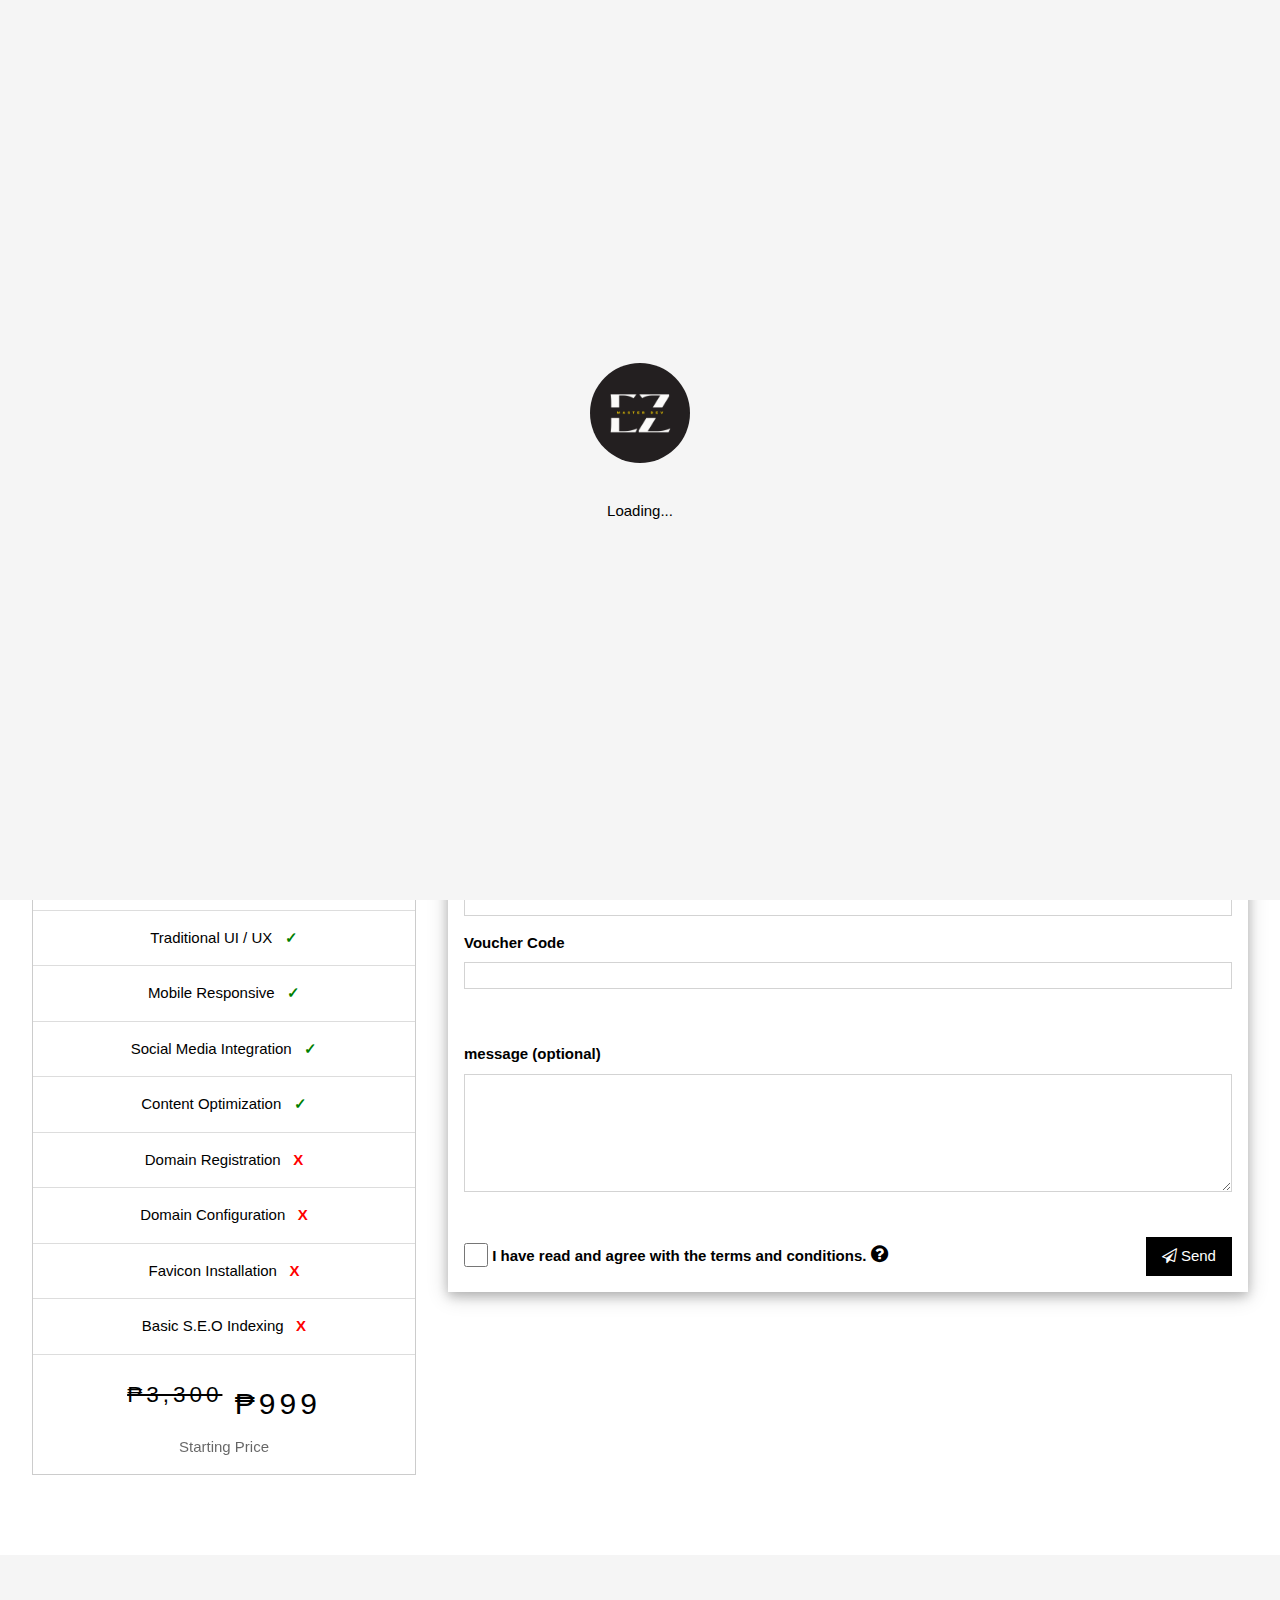
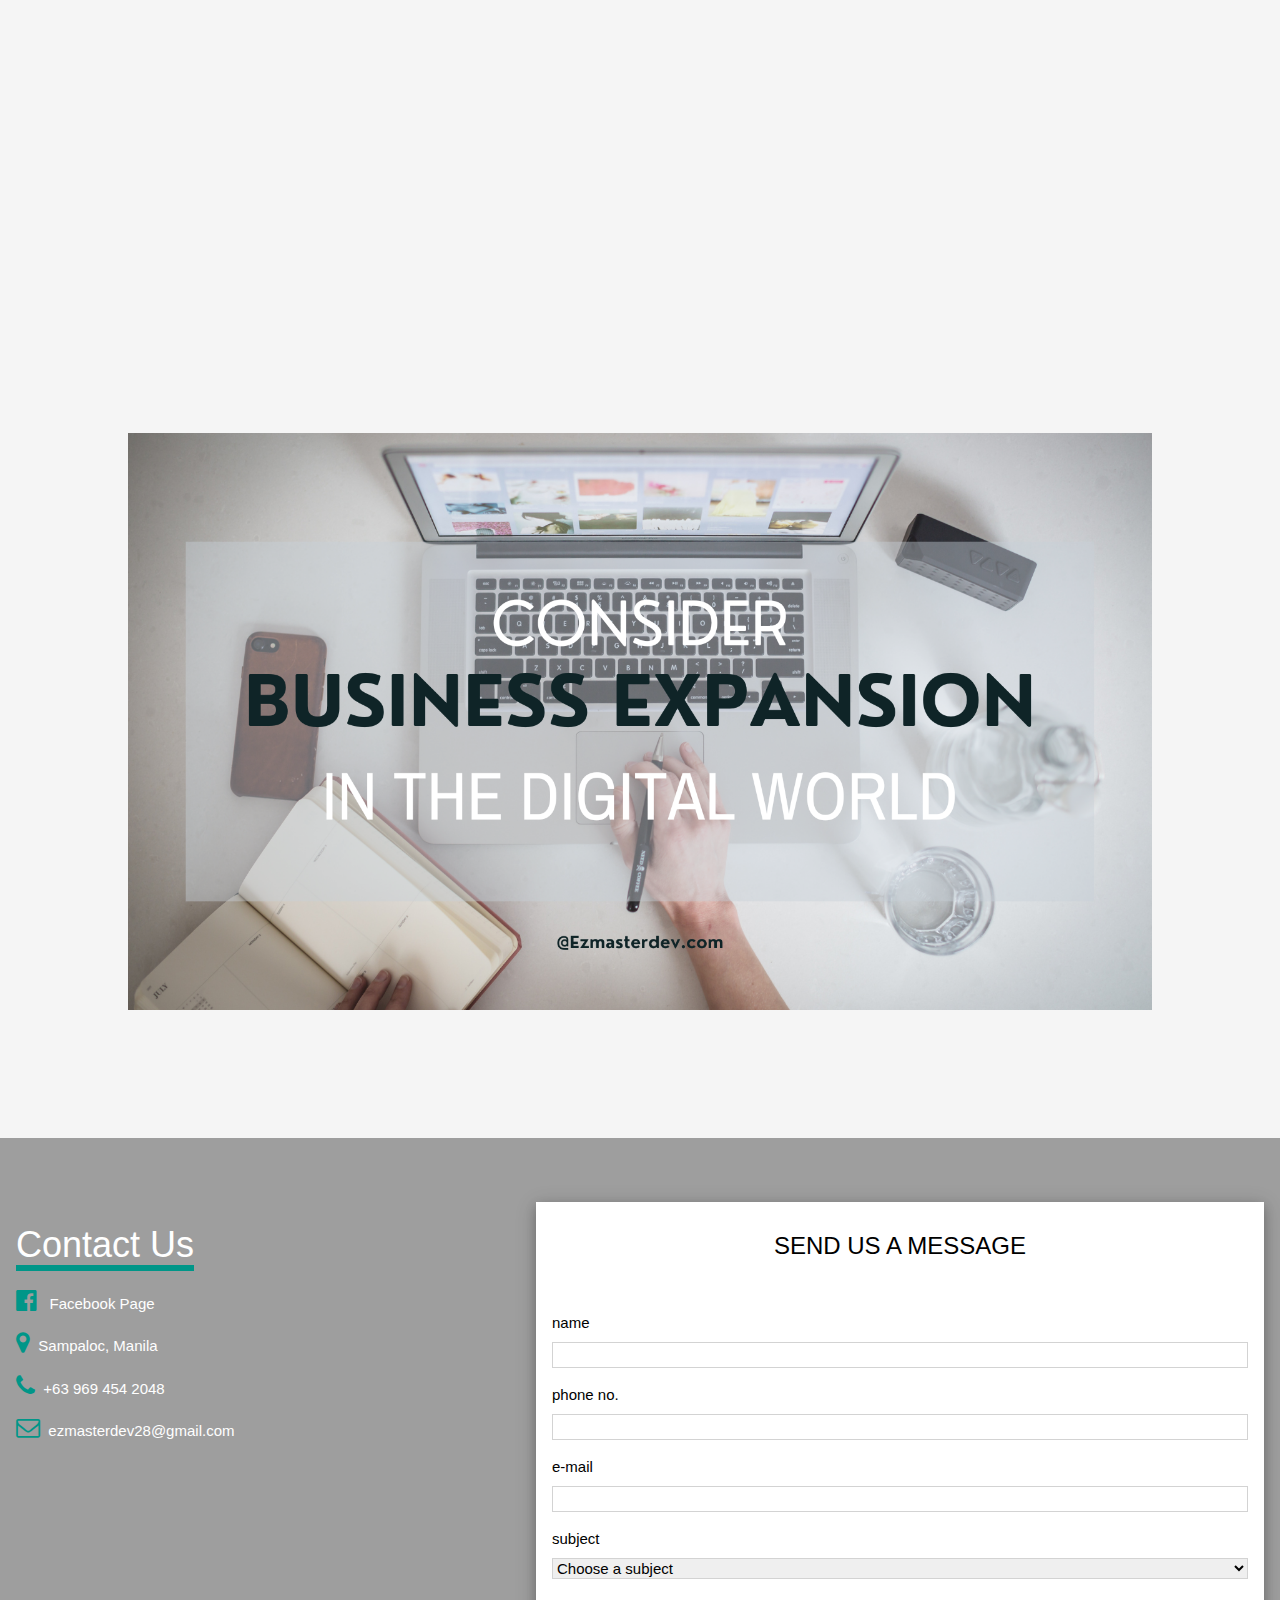
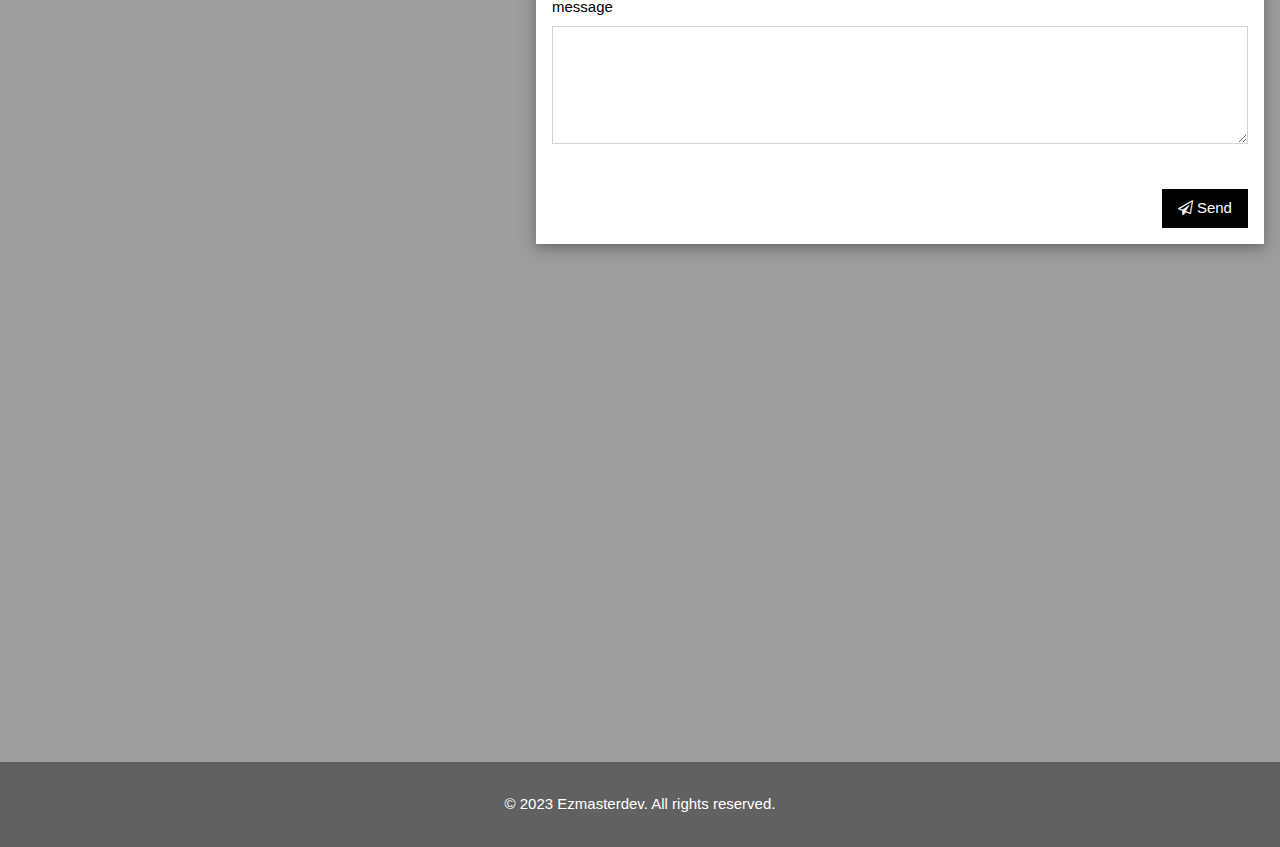
<file: basic-package.html>
<!DOCTYPE html>

<html>

    <head>
        <title>Ezmasterdev | Basic Package</title>

        <!-- Meta -->
        <meta charset="UTF-8">
        <meta name="viewport" content="width=device-width, initial-scale=1">
        
        <!-- Favicon -->
        <link rel="apple-touch-icon" sizes="180x180" href="favicon/apple-touch-icon.png">
        <link rel="icon" type="image/png" sizes="32x32" href="favicon/favicon-32x32.png">
        <link rel="icon" type="image/png" sizes="16x16" href="favicon/favicon-16x16.png">
        <link rel="manifest" href="favicon/site.webmanifest">
        <link rel="mask-icon" href="favicon/safari-pinned-tab.svg" color="#1d1d1d">
        <meta name="msapplication-TileColor" content="#1d1d1d">
        <meta name="theme-color" content="#ffffff">

        <!-- CSS -->
        <link rel="stylesheet" href="styles.css">
        <link rel="stylesheet" href="https://www.w3schools.com/w3css/4/w3.css">
        <link rel="stylesheet" href="https://cdnjs.cloudflare.com/ajax/libs/font-awesome/4.7.0/css/font-awesome.min.css">

        <!-- JS -->
        <script src="https://www.w3schools.com/lib/w3.js"></script>

    </head>

<body style="background-color: whitesmoke">



<!-- Loading Screen -->
<div class="loading-screen">
    <div class="bounce-container">
        <img src="images/EZ-logo.png" alt="Bouncing Image" class="bouncing-image">
    </div>
    <br>
    <p>Loading...</p>
</div>


<!-- Navbar START -->
<div class="w3-top">
  <div class="w3-bar w3-card-4 w3-left-align w3-text-white ez-glass">
    <div class="w3-left">
      <a href="index.html" class="w3-bar-item w3-wide" style="text-decoration: none;">
        <img class="w3-circle" src="images/EZ-logo.png" style="height: 40px; width: 40px; padding: 0%;">
        <span class="w3-text-white">EZMASTERDEV</span>
      </a>
    </div>
  </div>
</div>  
<!-- Navbar END -->



<!-- Header START -->
<header class="w3-container w3-black w3-center fade" style="padding:128px 16px; background: url(images/Jumbotron.png);">
    <h1 class="w3-margin w3-jumbo">BASIC PACKAGE</h1>
    <a href="#content1" class="w3-button ez-hollow w3-padding-large w3-large w3-margin-top ez-trans ez-hide-small">Get Started</a>
    <a href="#content2" class="w3-button ez-hollow w3-padding-large w3-large w3-margin-top ez-trans ez-hide-medium">Get Started</a>
</header>
<!-- Header END -->



<!-- Chat START -->
<a href="https://m.me/107574925646569" target="_blank">
  <div class="chat-button w3-circle w3-opacity w3-hover-opacity-off ez-trans" title="Chat with us" style=" cursor: pointer;">
    <img src="images/chat.png" width="75px" height="75px">
  </div>
 </a>
 <!-- Chat END -->



<!-- content START -->
<div class="w3-container w3-padding-64 w3-theme-l5 w3-white ez-hide-small" id="content1">
    <div class="w3-row">
        <div class="w3-third">
            <div class="w3-margin w3-center">
                <ul class="w3-ul w3-border w3-hover-shadow ez-box">
                    <li class="w3-theme" style="background-color: slategrey;">
                    <p class="w3-xlarge w3-text-white">Basic</p>
                    </li>
                    <li class="w3-padding-16 ">1 Page Website</li>
                    <li class="w3-padding-16 ">5 Sections MAX</li>
                    <li class="w3-padding-16 ">1 Revision Token</li>
                    <li class="w3-padding-16 ">1 Month <b>FREE</b> Hosting</li>
                    <li class="w3-padding-16 ">1 Month <b>FREE</b> S.S.L</li>
                    <li class="w3-padding-16 ">Traditional UI / UX &nbsp; <span style="color: green;"><b> &#10003;</b></span></li>
                    <li class="w3-padding-16 ">Mobile Responsive &nbsp; <span style="color: green;"><b> &#10003;</b></span></li>
                    <li class="w3-padding-16 ">Social Media Integration &nbsp; <span style="color: green;"><b> &#10003;</b></span></li>
                    <li class="w3-padding-16 ">Content Optimization &nbsp; <span style="color: green;"><b> &#10003;</b></span></li>
                    <li class="w3-padding-16 ">Domain Registration &nbsp; <span style="color: red;"><b> X</b></span></li>
                    <li class="w3-padding-16 ">Domain Configuration &nbsp; <span style="color: red;"><b> X</b></span></li>
                    <li class="w3-padding-16 ">Favicon Installation &nbsp; <span style="color: red;"><b> X</b></span></li>
                    <li class="w3-padding-16 ">Basic S.E.O Indexing  &nbsp; <span style="color: red;"><b> X</b></span></li>

                    <li class="w3-padding-16">
                    <h2 class="w3-wide"><sup><s>&#8369;3,300</s></sup> &#8369;999</h2>
                    <span class="w3-opacity">Starting Price</span>
                    </li>
                </ul>
            </div>
        </div>
        <div class="w3-twothird">
            <div class="w3-margin">
                <form class="w3-container w3-card-4 w3-padding-16 w3-white ez-box" action="https://formsubmit.co/c190ecbe34c5ccb278e3607958e7e4b7" method="POST">
                    <h3 class="w3-center">FILL OUT THE FORM</h3>
                    <br>
                    <div class="w3-section">      
                      <label><b>name</b></label>
                      <input class="textbox" type="text" name="name" required>
                    </div>
                    <div class="w3-section">      
                        <label><b>business/company</b></label>
                        <input class="textbox" type="text" name="business/company" required>
                    </div>
                    <div class="w3-section">      
                      <label><b>phone no.</b></label>
                      <input class="textbox" type="number" name="phone no." required>
                    </div>  
                    <div class="w3-section">      
                      <label><b>e-mail</b></label>
                      <input class="textbox" type="email" name="e-mail" required>
                    </div>
                    <div class="w3-section">      
                      <input class="textbox" type="hidden" name="subject" value="Basic Package">
                    </div>
                    <div class="w3-section">
                      <label><b>Voucher Code</b></label>
                      <input class="textbox" type="text" name="Voucher">
                    </div>
                    <br>
                    <div class="w3-section">      
                        <label><b>message (optional)</b></label>
                        <textarea class="textbox" rows="5" name="message"></textarea>
                    </div>
                    <br>  
                    <input class="w3-check" type="checkbox" name="Like" required>
                    <label><b>I have read and agree with the terms and conditions.</b> <a href="legal-page1.html" title="Learn more" style="cursor: pointer;" class="w3-hover-opacity ez-trans"><i style="font-size:20px" class="fa">&#xf059;</i></a></label>
                    <button type="submit" class="w3-button w3-right w3-theme w3-black ez-trans"><i class="fa fa-paper-plane-o"></i> Send</button>
                  </form>
            </div>
            <!--
              <div class="w3-margin">
                <div class="w3-container w3-card-4 w3-padding-16 w3-white ez-box">
                    <h3 class="w3-center w3-padding" style="border-bottom: solid 2.5px rgb(27, 110, 235)">GCASH PAYMENT</h3>
                    <div class="w3-third">
                        <img src="images/basicqr.png" width="100%" height="auto">
                    </div>
                    <div class="w3-twothird">
                        <h3 style="color: rgb(27, 110, 235);"><b>Basic Plan</b> <span class="w3-text-black"><b>"&#8369;999.00" </b>(Starting Price)</span></h3>
                        <p>Ezmasterdev's website development service, specifically the "<b>BASIC PLAN</b>", includes: 1 (MAX) Page Website, 3 Revision Tokens, UI / UX Design, Mobile Responsiveness, <b>FREE</b> Website Hosting, and S . S . L Certification. <b>Scan the QR code with your GCash app to pay.</b></p>
                        <h6><span class="w3-text-dark-gray"><b>MA*L EZ*****L C.</b></span></h6>
                        <p>Mobile No.: 096* ****048<br>User ID: ***********ZCT8Q5</p>
                    </div>
                </div>
            </div>
            -->
        </div>
    </div>
</div>
<div class="w3-container w3-padding-64 w3-theme-l5 w3-white ez-hide-medium" id="content2">
    <div class="w3-row">
        <div class="w3-half">
            <div class="w3-margin w3-center">
                <ul class="w3-ul w3-border w3-hover-shadow">
                    <li class="w3-theme" style="background-color: slategrey;">
                    <p class="w3-xlarge w3-text-white">Basic</p>
                    </li>
                  </li>
                  <li class="w3-padding-16 ">1 Page Website</li>
                  <li class="w3-padding-16 ">5 Sections MAX</li>
                  <li class="w3-padding-16 ">1 Revision Token</li>
                  <li class="w3-padding-16 ">1 Month <b>FREE</b> Hosting</li>
                  <li class="w3-padding-16 ">1 Month <b>FREE</b> S.S.L</li>
                  <li class="w3-padding-16 ">Traditional UI / UX &nbsp; <span style="color: green;"><b> &#10003;</b></span></li>
                  <li class="w3-padding-16 ">Mobile Responsive &nbsp; <span style="color: green;"><b> &#10003;</b></span></li>
                  <li class="w3-padding-16 ">Social Media Integration &nbsp; <span style="color: green;"><b> &#10003;</b></span></li>
                  <li class="w3-padding-16 ">Content Optimization &nbsp; <span style="color: green;"><b> &#10003;</b></span></li>
                  <li class="w3-padding-16 ">Domain Registration &nbsp; <span style="color: red;"><b> X</b></span></li>
                  <li class="w3-padding-16 ">Domain Configuration &nbsp; <span style="color: red;"><b> X</b></span></li>
                  <li class="w3-padding-16 ">Favicon Installation &nbsp; <span style="color: red;"><b> X</b></span></li>
                  <li class="w3-padding-16 ">Basic S.E.O Indexing  &nbsp; <span style="color: red;"><b> X</b></span></li>

                  <li class="w3-padding-16">
                  <h2 class="w3-wide"><sup><s>&#8369;3,300</s></sup> &#8369;999</h2>
                  <span class="w3-opacity">Starting Price</span>
                  </li>
                </ul>
            </div>
        </div>
        <div class="w3-half">
            <div class="w3-margin">
              <form class="w3-container w3-card-4 w3-padding-16 w3-white ez-box" action="https://formsubmit.co/c190ecbe34c5ccb278e3607958e7e4b7" method="POST">
                <h3 class="w3-center">FILL OUT THE FORM</h3>
                <br>
                <div class="w3-section">      
                  <label><b>name</b></label>
                  <input class="textbox" type="text" name="name" required>
                </div>
                <div class="w3-section">      
                    <label><b>business/company</b></label>
                    <input class="textbox" type="text" name="business/company" required>
                </div>
                <div class="w3-section">      
                  <label><b>phone no.</b></label>
                  <input class="textbox" type="number" name="phone no." required>
                </div>  
                <div class="w3-section">      
                  <label><b>e-mail</b></label>
                  <input class="textbox" type="email" name="e-mail" required>
                </div>
                <div class="w3-section">      
                  <input class="textbox" type="hidden" name="subject" value="Basic Package">
                </div>
                <div class="w3-section">
                  <label><b>Voucher Code</b></label>
                  <input class="textbox" type="text" name="Voucher">
                </div>
                <br>
                <div class="w3-section">      
                    <label><b>message (optional)</b></label>
                    <textarea class="textbox" rows="5" name="message"></textarea>
                </div>
                <br>  
                <input class="w3-check" type="checkbox" name="Like" required>
                <label><b>I have read and agree with the terms and conditions.</b> <a href="legal-page1.html" title="Learn more" style="cursor: pointer;" class="w3-hover-opacity ez-trans"><i style="font-size:20px" class="fa">&#xf059;</i></a></label>
                <button type="submit" class="w3-button w3-right w3-theme w3-black ez-trans"><i class="fa fa-paper-plane-o"></i> Send</button>
              </form>
            </div>
            <!--
              <div class="w3-margin">
                <div class="w3-container w3-card-4 w3-padding-16 w3-white ez-box">
                    <h3 class="w3-center w3-padding" style="border-bottom: solid 2.5px rgb(27, 110, 235)">GCASH PAYMENT</h3>
                    <div class="">
                        <img src="images/basicqr.png" width="100%" height="auto">
                    </div>
                    <div class="">
                        <h3 style="color: rgb(27, 110, 235);"><b>Basic Plan</b> <span class="w3-text-black"><b>"&#8369;999.00" </b>(Starting Price)</span></h3>
                        <p>Ezmasterdev's website development service, specifically the "<b>BASIC PLAN</b>", includes: 1 (MAX) Page Website, 3 Revision Tokens, UI / UX Design, Mobile Responsiveness, <b>FREE</b> Website Hosting, and S . S . L Certification. <b>Scan the QR code with your GCash app to pay.</b></p>
                        <h6><span class="w3-text-dark-gray"><b>MA*L EZ*****L C.</b></span></h6>
                        <p>Mobile No.: 096* ****048<br>User ID: ***********ZCT8Q5</p>
                    </div>
                </div>
            </div>
            -->
        </div>
    </div>
</div>
<!-- content END -->



<!-- divider2 START-->
<div class="ez-hide-small">
    <div class="window2-2 w3-greyscale"></div>
  </div>
  <div class="ez-hide-medium">
    <div class="window2-2-null w3-greyscale"></div>
  </div>
<!-- divider2 END-->



<!-- bottom-pic START-->
<img src="images/bottom-pic.png" class="w3-image" style="width:100%; padding: 10%;">
<!-- bottom-pic END -->



<!-- message START -->
<div class="w3-container w3-padding-64 w3-theme-l5 w3-gray" id="message">
  <div class="w3-row">
    <div class="w3-col m5">
    <div class="w3-padding-16"><span class="w3-xxlarge w3-border-teal w3-bottombar w3-text-white">Contact Us</span></div>
      <a class="w3-text-white w3-hover-opacity ez-trans" href="https://www.facebook.com/people/Ezmasterdev/100091732606552/" style="text-decoration: none;"><i class="fa fa-facebook-official w3-text-teal w3-xlarge"></i>&nbsp;&nbsp; Facebook Page</a>
      <p class="w3-text-white"><i class="fa fa-map-marker w3-text-teal w3-xlarge"></i>&nbsp;&nbsp;Sampaloc, Manila</p>
      <p class="w3-text-white"><i class="fa fa-phone w3-text-teal w3-xlarge"></i>&nbsp;&nbsp;+63 969 454 2048</p>
      <p class="w3-text-white"><i class="fa fa-envelope-o w3-text-teal w3-xlarge"></i>&nbsp;&nbsp;ezmasterdev28@gmail.com</p>
    </div>
    <div class="w3-col m7">
      <form class="w3-container w3-card-4 w3-padding-16 w3-white" action="https://formsubmit.co/c190ecbe34c5ccb278e3607958e7e4b7" method="POST">
      <h3 class="w3-center">SEND US A MESSAGE</h3>
      <br>
      <div class="w3-section">      
        <label>name</label>
        <input class="textbox" type="text" name="name" required>
      </div>
      <div class="w3-section">      
        <label>phone no.</label>
        <input class="textbox" type="number" name="phone no." required>
      </div>  
      <div class="w3-section">      
        <label>e-mail</label>
        <input class="textbox" type="email" name="e-mail" required>
      </div>
      <div class="w3-section">
        <label>subject</label>
        <select class="textbox" name="subject" required>
          <option value="">Choose a subject</option>
          <option value="Package inquiry">Package inquiry</option>
          <option value="Career opportunity">Career opportunity</option>
          <option value="Business proposal">Business proposal</option>
          <option value="I need assistance">I need assistance</option>
          <option value="I spotted an error">I spotted an error</option>
          <option value="Navigation suggestion">Navigation suggestion</option>
          <option value="Legalities">Legalities</option>
          <option value="Other...">Other...</Other></option>
        </select>
      </div>
      <div class="w3-section">      
        <label>message</label>
        <textarea class="textbox" rows="5" name="message" required></textarea>
    </div>
      <br>  
      <button type="submit" class="w3-button w3-right w3-theme w3-black ez-trans"><i class="fa fa-paper-plane-o"></i> Send</button>
      </form>
    </div>
    <!-- Image of location/map -->
    <iframe src="https://www.google.com/maps/embed?pb=!1m18!1m12!1m3!1d15443.030776881806!2d120.9911014891003!3d14.61287448772447!2m3!1f0!2f0!3f0!3m2!1i1024!2i768!4f13.1!3m3!1m2!1s0x3397b61d9307d247%3A0x281469aa269717a5!2sSampaloc%2C%20Manila%2C%20Metro%20Manila!5e0!3m2!1sen!2sph!4v1704484986529!5m2!1sen!2sph" width="100%" height="400px" style="border:0; margin-top: 48px;" allowfullscreen="" loading="lazy" referrerpolicy="no-referrer-when-downgrade"></iframe>
  </div>
</div>
<!-- message END -->



<!-- Footer -->
<div class="w3-dark-gray w3-center w3-padding-16">
    <p>© 2023 Ezmasterdev. All rights reserved.</p>
</div>



<script>
    // Slide show
    var slideIndex2 = 1;
    showDivs(slideIndex2);
    
    function plusDivs(n) {
        showDivs(slideIndex2 += n);
    }
    
    function currentDiv(n) {
        showDivs(slideIndex2 = n);
    }
    
    function showDivs(n) {
        var i;
        var x = document.getElementsByClassName("mySlides");
        var dots = document.getElementsByClassName("demo");
        if (n > x.length) {slideIndex2 = 1}    
        if (n < 1) {slideIndex2 = x.length}
        for (i = 0; i < x.length; i++) {
        x[i].style.display = "none";  
        }
        for (i = 0; i < dots.length; i++) {
        dots[i].className = dots[i].className.replace(" w3-red", "");
        }
        x[slideIndex2-1].style.display = "block";  
        dots[slideIndex2-1].className += " w3-red";
    }
</script>
<script>
    // Used to toggle the menu on small screens when clicking on the menu button
    function myFunction() {
        var x = document.getElementById("navDemo");
        if (x.className.indexOf("w3-show") == -1) {
        x.className += " w3-show";
        } else { 
        x.className = x.className.replace(" w3-show", "");
        }
    }

    // Modal Image Gallery
    function onClick(element) {
        document.getElementById("img01").src = element.src;
        document.getElementById("modal01").style.display = "block";
        var captionText = document.getElementById("caption");
        captionText.innerHTML = element.alt;
    }
    // Loader
    document.addEventListener("DOMContentLoaded", function () {
    // Hide the loading screen when the content is fully loaded
    setTimeout(function () {
        document.querySelector('.loading-screen').style.display = 'none';
    }, 2000); // Adjust the time as needed
    });
</script>
  


</body>
</html>
</file>
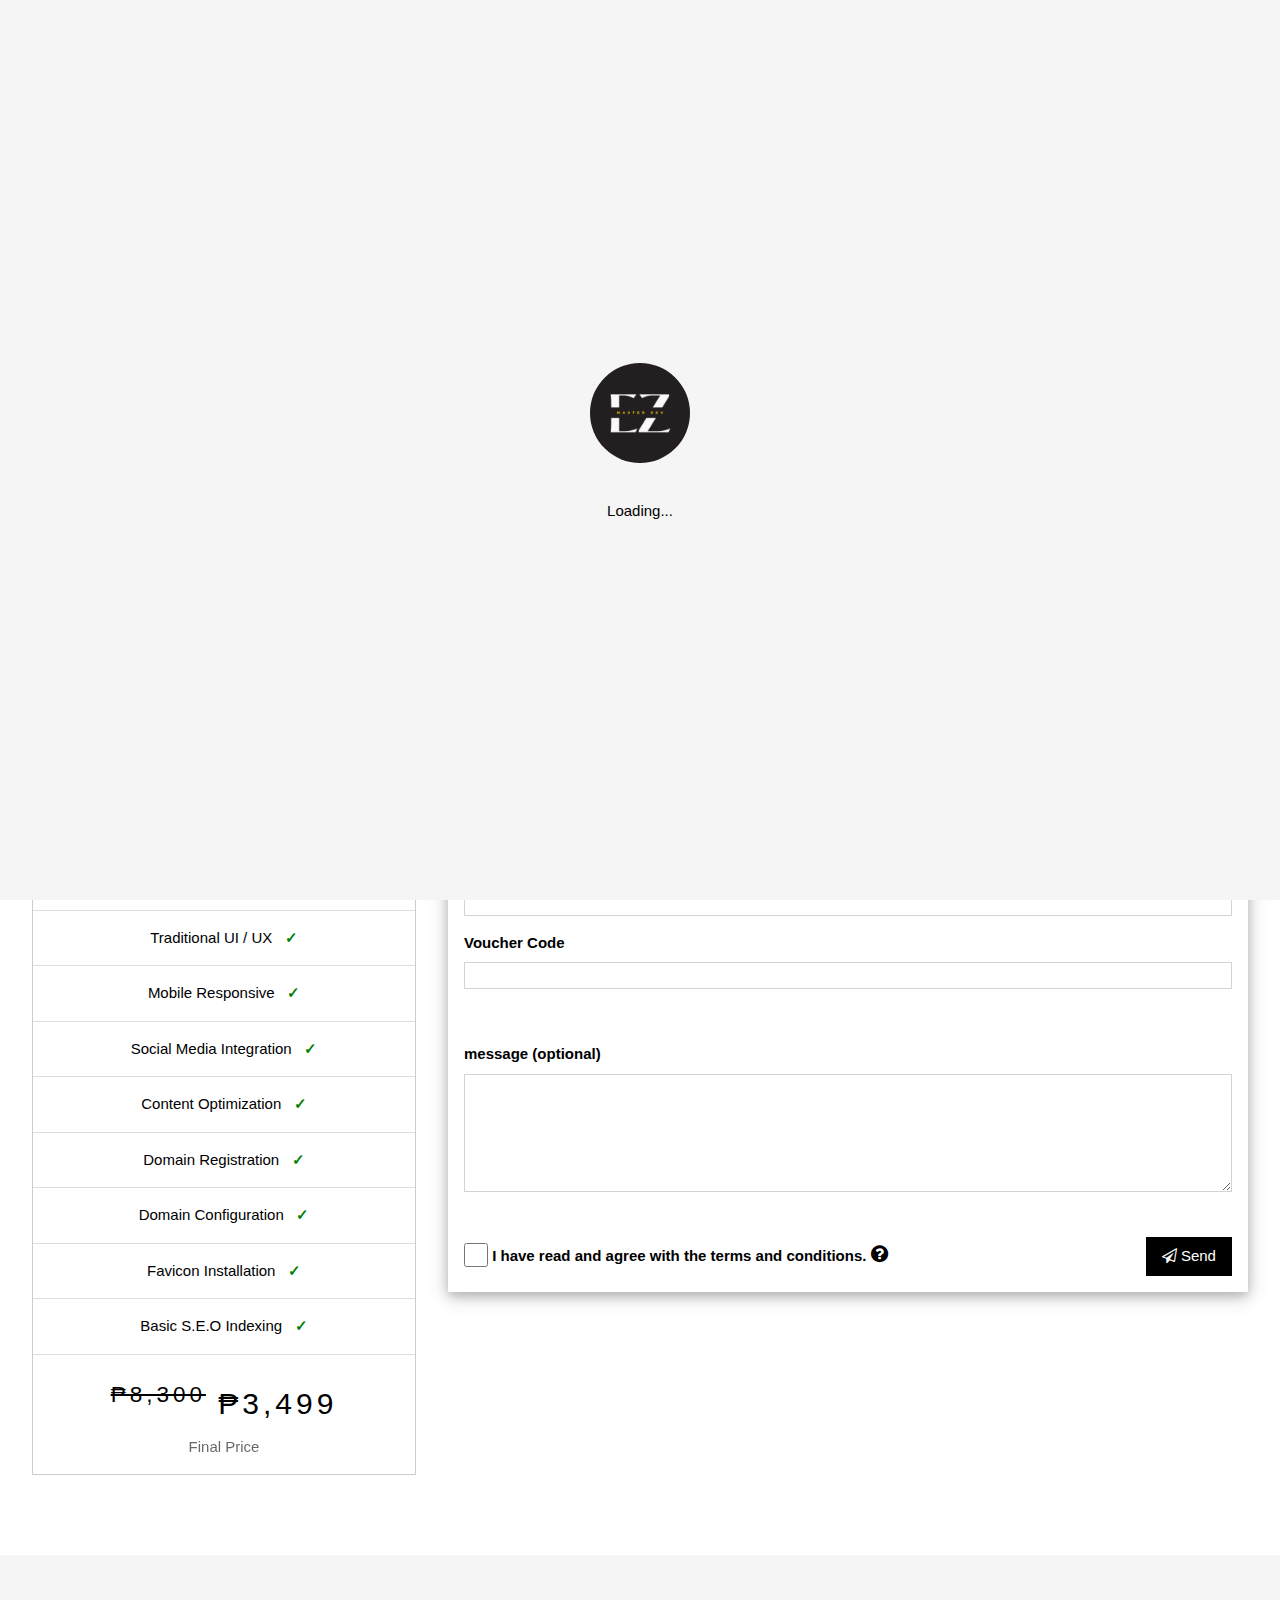
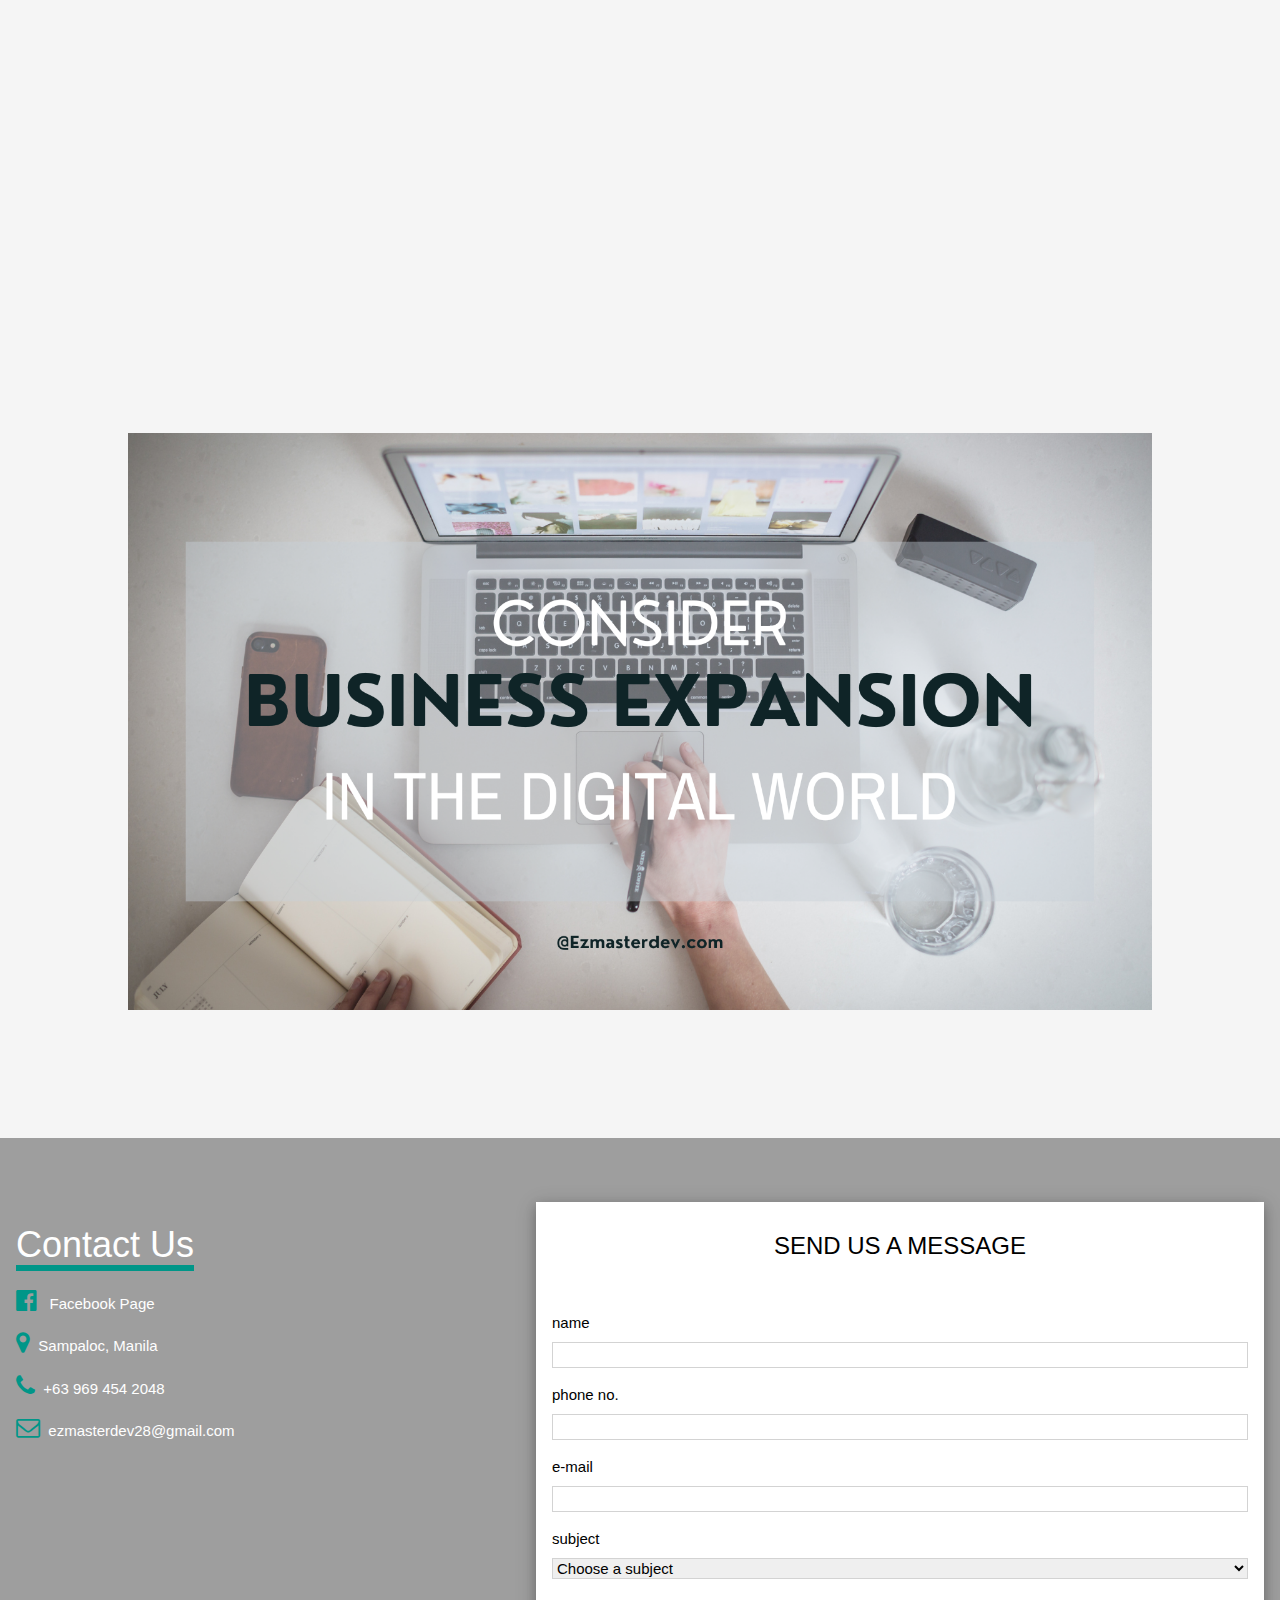
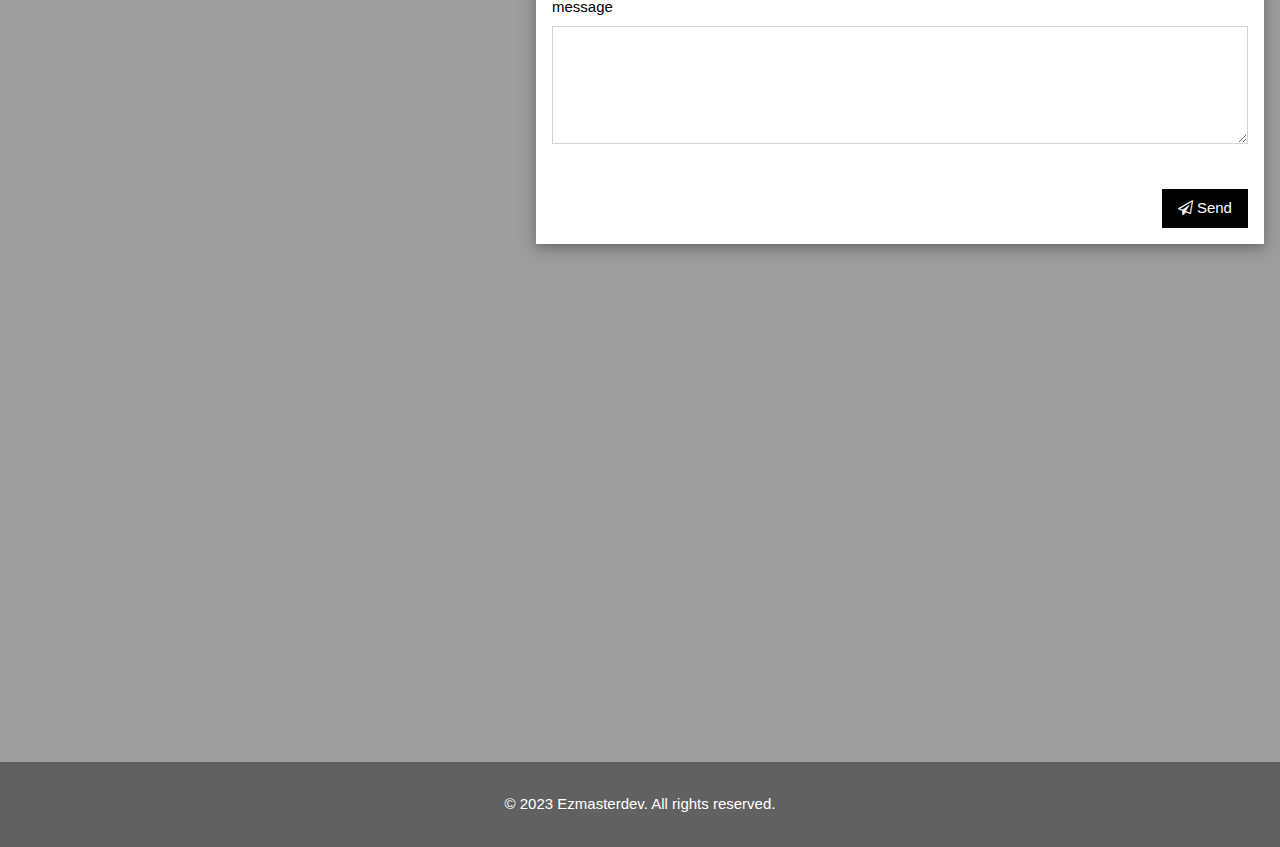
<file: bronze-package.html>
<!DOCTYPE html>

<html>

    <head>
        <title>Ezmasterdev | Bronze Package</title>

        <!-- Meta -->
        <meta charset="UTF-8">
        <meta name="viewport" content="width=device-width, initial-scale=1">
        
        <!-- Favicon -->
        <link rel="apple-touch-icon" sizes="180x180" href="favicon/apple-touch-icon.png">
        <link rel="icon" type="image/png" sizes="32x32" href="favicon/favicon-32x32.png">
        <link rel="icon" type="image/png" sizes="16x16" href="favicon/favicon-16x16.png">
        <link rel="manifest" href="favicon/site.webmanifest">
        <link rel="mask-icon" href="favicon/safari-pinned-tab.svg" color="#1d1d1d">
        <meta name="msapplication-TileColor" content="#1d1d1d">
        <meta name="theme-color" content="#ffffff">

        <!-- CSS -->
        <link rel="stylesheet" href="styles.css">
        <link rel="stylesheet" href="https://www.w3schools.com/w3css/4/w3.css">
        <link rel="stylesheet" href="https://cdnjs.cloudflare.com/ajax/libs/font-awesome/4.7.0/css/font-awesome.min.css">

        <!-- JS -->
        <script src="https://www.w3schools.com/lib/w3.js"></script>

    </head>

<body style="background-color: whitesmoke">



<!-- Loading Screen -->
<div class="loading-screen">
    <div class="bounce-container">
        <img src="images/EZ-logo.png" alt="Bouncing Image" class="bouncing-image">
    </div>
    <br>
    <p>Loading...</p>
</div>
  



<!-- Navbar START -->
<div class="w3-top">
  <div class="w3-bar w3-card-4 w3-left-align w3-text-white ez-glass">
    <div class="w3-left">
      <a href="index.html" class="w3-bar-item w3-wide" style="text-decoration: none;">
        <img class="w3-circle" src="images/EZ-logo.png" style="height: 40px; width: 40px; padding: 0%;">
        <span class="w3-text-white">EZMASTERDEV</span>
      </a>
    </div>
  </div>
</div>
<!-- Navbar END -->



<!-- Header START -->
<header class="w3-container w3-black w3-center fade" style="padding:128px 16px; background: url(images/Jumbotron.png);">
    <h1 class="w3-margin w3-jumbo" style="color: #CD7F32;">BRONZE PACKAGE</h1>
    <a href="#content1" class="w3-button ez-hollow w3-padding-large w3-large w3-margin-top ez-trans ez-hide-small">Get Started</a>
    <a href="#content2" class="w3-button ez-hollow w3-padding-large w3-large w3-margin-top ez-trans ez-hide-medium">Get Started</a>
</header>
<!-- Header END -->



<!-- Chat START -->
<a href="https://m.me/107574925646569" target="_blank">
  <div class="chat-button w3-circle w3-opacity w3-hover-opacity-off ez-trans" title="Chat with us" style=" cursor: pointer;">
    <img src="images/chat.png" width="75px" height="75px">
  </div>
 </a>
 <!-- Chat END -->



<!-- content START -->
<div class="w3-container w3-padding-64 w3-theme-l5 w3-white ez-hide-small" id="content1">
    <div class="w3-row">
        <div class="w3-third">
            <div class="w3-margin w3-center">
                <ul class="w3-ul w3-border w3-hover-shadow ez-box">
                  <li class="w3-theme" style="background-color: black">
                    <p class="w3-xlarge" style="color: #CD7F32;">Bronze</p>
                  </li>
                  <li class="w3-padding-16 ">3 Pages Website</li>
                  <li class="w3-padding-16 ">Unlimited Sections &nbsp; <span style="color: green;"><b> &#10003;</b></span></li>
                  <li class="w3-padding-16 ">3 Revisions Tokens &nbsp; <span style="color: green;"><b> &#10003;</b></span></li>
                  <li class="w3-padding-16 ">3 Months <b>FREE</b> Hosting &nbsp; <span style="color: green;"><b> &#10003;</b></span></li>
                  <li class="w3-padding-16 ">3 Months <b>FREE</b> S.S.L &nbsp; <span style="color: green;"><b> &#10003;</b></span></li>
                  <li class="w3-padding-16 ">Traditional UI / UX &nbsp; <span style="color: green;"><b> &#10003;</b></span></li>
                  <li class="w3-padding-16 ">Mobile Responsive &nbsp; <span style="color: green;"><b> &#10003;</b></span></li>
                  <li class="w3-padding-16 ">Social Media Integration &nbsp; <span style="color: green;"><b> &#10003;</b></span></li>
                  <li class="w3-padding-16 ">Content Optimization &nbsp; <span style="color: green;"><b> &#10003;</b></span></li>
                  <li class="w3-padding-16 ">Domain Registration &nbsp; <span style="color: green;"><b> &#10003;</b></span></li>
                  <li class="w3-padding-16 ">Domain Configuration &nbsp; <span style="color: green;"><b> &#10003;</b></span></li>
                  <li class="w3-padding-16 ">Favicon Installation &nbsp; <span style="color: green;"><b> &#10003;</b></span></li>
                  <li class="w3-padding-16 ">Basic S.E.O Indexing &nbsp; <span style="color: green;"><b> &#10003;</b></span></li>
      
                  <li class="w3-padding-16">
                  <h2 class="w3-wide"><sup><s>&#8369;8,300</s></sup> &#8369;3,499</h2>
                  <span class="w3-opacity">Final Price</span>
                  </li>
                </ul>
            </div>
        </div>
        <div class="w3-twothird">
            <div class="w3-margin">
              <form class="w3-container w3-card-4 w3-padding-16 w3-white ez-box" action="https://formsubmit.co/c190ecbe34c5ccb278e3607958e7e4b7" method="POST">
                <h3 class="w3-center">FILL OUT THE FORM</h3>
                <br>
                <div class="w3-section">      
                  <label><b>name</b></label>
                  <input class="textbox" type="text" name="name" required>
                </div>
                <div class="w3-section">      
                    <label><b>business/company</b></label>
                    <input class="textbox" type="text" name="business/company" required>
                </div>
                <div class="w3-section">      
                  <label><b>phone no.</b></label>
                  <input class="textbox" type="number" name="phone no." required>
                </div>  
                <div class="w3-section">      
                  <label><b>e-mail</b></label>
                  <input class="textbox" type="email" name="e-mail" required>
                </div>
                <div class="w3-section">      
                  <input class="textbox" type="hidden" name="subject" value="Bronze Package">
                </div>
                <div class="w3-section">
                  <label><b>Voucher Code</b></label>
                  <input class="textbox" type="text" name="Voucher">
                </div>
                <br>
                <div class="w3-section">      
                    <label><b>message (optional)</b></label>
                    <textarea class="textbox" rows="5" name="message"></textarea>
                </div>
                <br>  
                <input class="w3-check" type="checkbox" name="Like" required>
                <label><b>I have read and agree with the terms and conditions.</b> <a href="legal-page1.html" title="Learn more" style="cursor: pointer;" class="w3-hover-opacity ez-trans"><i style="font-size:20px" class="fa">&#xf059;</i></a></label>
                <button type="submit" class="w3-button w3-right w3-theme w3-black ez-trans"><i class="fa fa-paper-plane-o"></i> Send</button>
              </form>
            </div>
            <!--
              <div class="w3-margin">
                <div class="w3-container w3-card-4 w3-padding-16 w3-white ez-box">
                    <h3 class="w3-center w3-padding" style="border-bottom: solid 2.5px rgb(27, 110, 235)">GCASH PAYMENT</h3>
                    <div class="w3-third">
                        <img src="images/bronzeqr.png" width="100%" height="auto">
                    </div>
                    <div class="w3-twothird">
                        <h3 style="color: rgb(27, 110, 235);"><b>Bronze Plan</b> <span class="w3-text-black"><b>"&#8369;1500.00" </b>(Final Price)</span></h3>
                        <p>Ezmasterdev's website development service, specifically the "<b>BRONZE PLAN</b>", includes: 1 (MAX) Page Website, 3 Revision Tokens, UI / UX Design, Mobile Responsiveness, Domain Registration, <b>FREE</b> Website Hosting, S . E . O, and S . S . L Certification. <b>Scan the QR code with your GCash app to pay.</b></p>
                        <h6><span class="w3-text-dark-gray"><b>MA*L EZ*****L C.</b></span></h6>
                        <p>Mobile No.: 096* ****048<br>User ID: ***********ZCT8Q5</p>
                    </div>
                </div>
            </div>
            -->
        </div>
    </div>
</div>
<div class="w3-container w3-padding-64 w3-theme-l5 w3-white ez-hide-medium" id="content2">
    <div class="w3-row">
        <div class="w3-half">
            <div class="w3-margin w3-center">
                <ul class="w3-ul w3-border w3-hover-shadow ez-box">
                    <li class="w3-theme" style="background-color: black">
                    <p class="w3-xlarge" style="color: #CD7F32;">Bronze</p>
                    </li>
                    <li class="w3-padding-16 ">3 Pages Website</li>
                    <li class="w3-padding-16 ">Unlimited Sections &nbsp; <span style="color: green;"><b> &#10003;</b></span></li>
                    <li class="w3-padding-16 ">3 Revisions Tokens &nbsp; <span style="color: green;"><b> &#10003;</b></span></li>
                    <li class="w3-padding-16 ">3 Months <b>FREE</b> Hosting &nbsp; <span style="color: green;"><b> &#10003;</b></span></li>
                    <li class="w3-padding-16 ">3 Months <b>FREE</b> S.S.L &nbsp; <span style="color: green;"><b> &#10003;</b></span></li>
                    <li class="w3-padding-16 ">Traditional UI / UX &nbsp; <span style="color: green;"><b> &#10003;</b></span></li>
                    <li class="w3-padding-16 ">Mobile Responsive &nbsp; <span style="color: green;"><b> &#10003;</b></span></li>
                    <li class="w3-padding-16 ">Social Media Integration &nbsp; <span style="color: green;"><b> &#10003;</b></span></li>
                    <li class="w3-padding-16 ">Content Optimization &nbsp; <span style="color: green;"><b> &#10003;</b></span></li>
                    <li class="w3-padding-16 ">Domain Registration &nbsp; <span style="color: green;"><b> &#10003;</b></span></li>
                    <li class="w3-padding-16 ">Domain Configuration &nbsp; <span style="color: green;"><b> &#10003;</b></span></li>
                    <li class="w3-padding-16 ">Favicon Installation &nbsp; <span style="color: green;"><b> &#10003;</b></span></li>
                    <li class="w3-padding-16 ">Basic S.E.O Indexing &nbsp; <span style="color: green;"><b> &#10003;</b></span></li>

                    <li class="w3-padding-16">
                    <h2 class="w3-wide"><sup><s>&#8369;8,300</s></sup> &#8369;3,499</h2>
                    <span class="w3-opacity">Final Price</span>
                    </li>
                </ul>
            </div>
        </div>
        <div class="w3-half">
            <div class="w3-margin">
              <form class="w3-container w3-card-4 w3-padding-16 w3-white ez-box" action="https://formsubmit.co/c190ecbe34c5ccb278e3607958e7e4b7" method="POST">
                <h3 class="w3-center">FILL OUT THE FORM</h3>
                <br>
                <div class="w3-section">      
                  <label><b>name</b></label>
                  <input class="textbox" type="text" name="name" required>
                </div>
                <div class="w3-section">      
                    <label><b>business/company</b></label>
                    <input class="textbox" type="text" name="business/company" required>
                </div>
                <div class="w3-section">      
                  <label><b>phone no.</b></label>
                  <input class="textbox" type="number" name="phone no." required>
                </div>  
                <div class="w3-section">      
                  <label><b>e-mail</b></label>
                  <input class="textbox" type="email" name="e-mail" required>
                </div>
                <div class="w3-section">      
                  <input class="textbox" type="hidden" name="subject" value="Bronze Package">
                </div>
                <div class="w3-section">
                  <label><b>Voucher Code</b></label>
                  <input class="textbox" type="text" name="Voucher">
                </div>
                <br>
                <div class="w3-section">      
                    <label><b>message (optional)</b></label>
                    <textarea class="textbox" rows="5" name="message"></textarea>
                </div>
                <br>  
                <input class="w3-check" type="checkbox" name="Like" required>
                <label><b>I have read and agree with the terms and conditions.</b> <a href="legal-page1.html" title="Learn more" style="cursor: pointer;" class="w3-hover-opacity ez-trans"><i style="font-size:20px" class="fa">&#xf059;</i></a></label>
                <button type="submit" class="w3-button w3-right w3-theme w3-black ez-trans"><i class="fa fa-paper-plane-o"></i> Send</button>
              </form>
            </div>
            <!--
              <div class="w3-margin">
                <div class="w3-container w3-card-4 w3-padding-16 w3-white ez-box">
                    <h3 class="w3-center w3-padding" style="border-bottom: solid 2.5px rgb(27, 110, 235)">GCASH PAYMENT</h3>
                    <div class="">
                        <img src="images/bronzeqr.png" width="100%" height="auto">
                    </div>
                    <div class="">
                        <h3 style="color: rgb(27, 110, 235);"><b>Bronze Plan</b> <span class="w3-text-black"><b>"&#8369;1500.00" </b>(Final Price)</span></h3>
                        <p>Ezmasterdev's website development service, specifically the "<b>BRONZE PLAN</b>", includes: 1 (MAX) Page Website, 3 Revision Tokens, UI / UX Design, Mobile Responsiveness, Domain Registration, <b>FREE</b> Website Hosting, S . E . O, and S . S . L Certification. <b>Scan the QR code with your GCash app to pay.</b></p>
                        <h6><span class="w3-text-dark-gray"><b>MA*L EZ*****L C.</b></span></h6>
                        <p>Mobile No.: 096* ****048<br>User ID: ***********ZCT8Q5</p>
                    </div>
                </div>
            </div>
            -->
        </div>
    </div>
</div>
<!-- content END -->



<!-- divider2 START-->
<div class="ez-hide-small">
    <div class="window2-2 w3-greyscale"></div>
</div>
<div class="ez-hide-medium">
    <div class="window2-2-null w3-greyscale"></div>
</div>
<!-- divider2 END-->



<!-- bottom-pic START-->
<img src="images/bottom-pic.png" class="w3-image" style="width:100%; padding: 10%;">
<!-- bottom-pic END -->



<!-- message START -->
<div class="w3-container w3-padding-64 w3-theme-l5 w3-gray" id="message">
  <div class="w3-row">
    <div class="w3-col m5">
    <div class="w3-padding-16"><span class="w3-xxlarge w3-border-teal w3-bottombar w3-text-white">Contact Us</span></div>
      <a class="w3-text-white w3-hover-opacity ez-trans" href="https://www.facebook.com/people/Ezmasterdev/100091732606552/" style="text-decoration: none;"><i class="fa fa-facebook-official w3-text-teal w3-xlarge"></i>&nbsp;&nbsp; Facebook Page</a>
      <p class="w3-text-white"><i class="fa fa-map-marker w3-text-teal w3-xlarge"></i>&nbsp;&nbsp;Sampaloc, Manila</p>
      <p class="w3-text-white"><i class="fa fa-phone w3-text-teal w3-xlarge"></i>&nbsp;&nbsp;+63 969 454 2048</p>
      <p class="w3-text-white"><i class="fa fa-envelope-o w3-text-teal w3-xlarge"></i>&nbsp;&nbsp;ezmasterdev28@gmail.com</p>
    </div>
    <div class="w3-col m7">
      <form class="w3-container w3-card-4 w3-padding-16 w3-white" action="https://formsubmit.co/c190ecbe34c5ccb278e3607958e7e4b7" method="POST">
      <h3 class="w3-center">SEND US A MESSAGE</h3>
      <br>
      <div class="w3-section">      
        <label>name</label>
        <input class="textbox" type="text" name="name" required>
      </div>
      <div class="w3-section">      
        <label>phone no.</label>
        <input class="textbox" type="number" name="phone no." required>
      </div>  
      <div class="w3-section">      
        <label>e-mail</label>
        <input class="textbox" type="email" name="e-mail" required>
      </div>
      <div class="w3-section">
        <label>subject</label>
        <select class="textbox" name="subject" required>
          <option value="">Choose a subject</option>
          <option value="Package inquiry">Package inquiry</option>
          <option value="Career opportunity">Career opportunity</option>
          <option value="Business proposal">Business proposal</option>
          <option value="I need assistance">I need assistance</option>
          <option value="I spotted an error">I spotted an error</option>
          <option value="Navigation suggestion">Navigation suggestion</option>
          <option value="Legalities">Legalities</option>
          <option value="Other...">Other...</Other></option>
        </select>
      </div>
      <div class="w3-section">      
        <label>message</label>
        <textarea class="textbox" rows="5" name="message" required></textarea>
    </div>
      <br>  
      <button type="submit" class="w3-button w3-right w3-theme w3-black ez-trans"><i class="fa fa-paper-plane-o"></i> Send</button>
      </form>
    </div>
    <!-- Image of location/map -->
    <iframe src="https://www.google.com/maps/embed?pb=!1m18!1m12!1m3!1d15443.030776881806!2d120.9911014891003!3d14.61287448772447!2m3!1f0!2f0!3f0!3m2!1i1024!2i768!4f13.1!3m3!1m2!1s0x3397b61d9307d247%3A0x281469aa269717a5!2sSampaloc%2C%20Manila%2C%20Metro%20Manila!5e0!3m2!1sen!2sph!4v1704484986529!5m2!1sen!2sph" width="100%" height="400px" style="border:0; margin-top: 48px;" allowfullscreen="" loading="lazy" referrerpolicy="no-referrer-when-downgrade"></iframe>
  </div>
</div>
<!-- message END -->



<!-- Footer -->
<div class="w3-dark-gray w3-center w3-padding-16">
    <p>© 2023 Ezmasterdev. All rights reserved.</p>
</div>



<script>
    // Slide show
    var slideIndex2 = 1;
    showDivs(slideIndex2);
    
    function plusDivs(n) {
        showDivs(slideIndex2 += n);
    }
    
    function currentDiv(n) {
        showDivs(slideIndex2 = n);
    }
    
    function showDivs(n) {
        var i;
        var x = document.getElementsByClassName("mySlides");
        var dots = document.getElementsByClassName("demo");
        if (n > x.length) {slideIndex2 = 1}    
        if (n < 1) {slideIndex2 = x.length}
        for (i = 0; i < x.length; i++) {
        x[i].style.display = "none";  
        }
        for (i = 0; i < dots.length; i++) {
        dots[i].className = dots[i].className.replace(" w3-red", "");
        }
        x[slideIndex2-1].style.display = "block";  
        dots[slideIndex2-1].className += " w3-red";
    }
</script>
<script>
    // Used to toggle the menu on small screens when clicking on the menu button
    function myFunction() {
        var x = document.getElementById("navDemo");
        if (x.className.indexOf("w3-show") == -1) {
        x.className += " w3-show";
        } else { 
        x.className = x.className.replace(" w3-show", "");
        }
    }

    // Modal Image Gallery
    function onClick(element) {
        document.getElementById("img01").src = element.src;
        document.getElementById("modal01").style.display = "block";
        var captionText = document.getElementById("caption");
        captionText.innerHTML = element.alt;
    }
    // Loader
    document.addEventListener("DOMContentLoaded", function () {
    // Hide the loading screen when the content is fully loaded
    setTimeout(function () {
        document.querySelector('.loading-screen').style.display = 'none';
    }, 2000); // Adjust the time as needed
    });
</script>
  


</body>
</html>
</file>
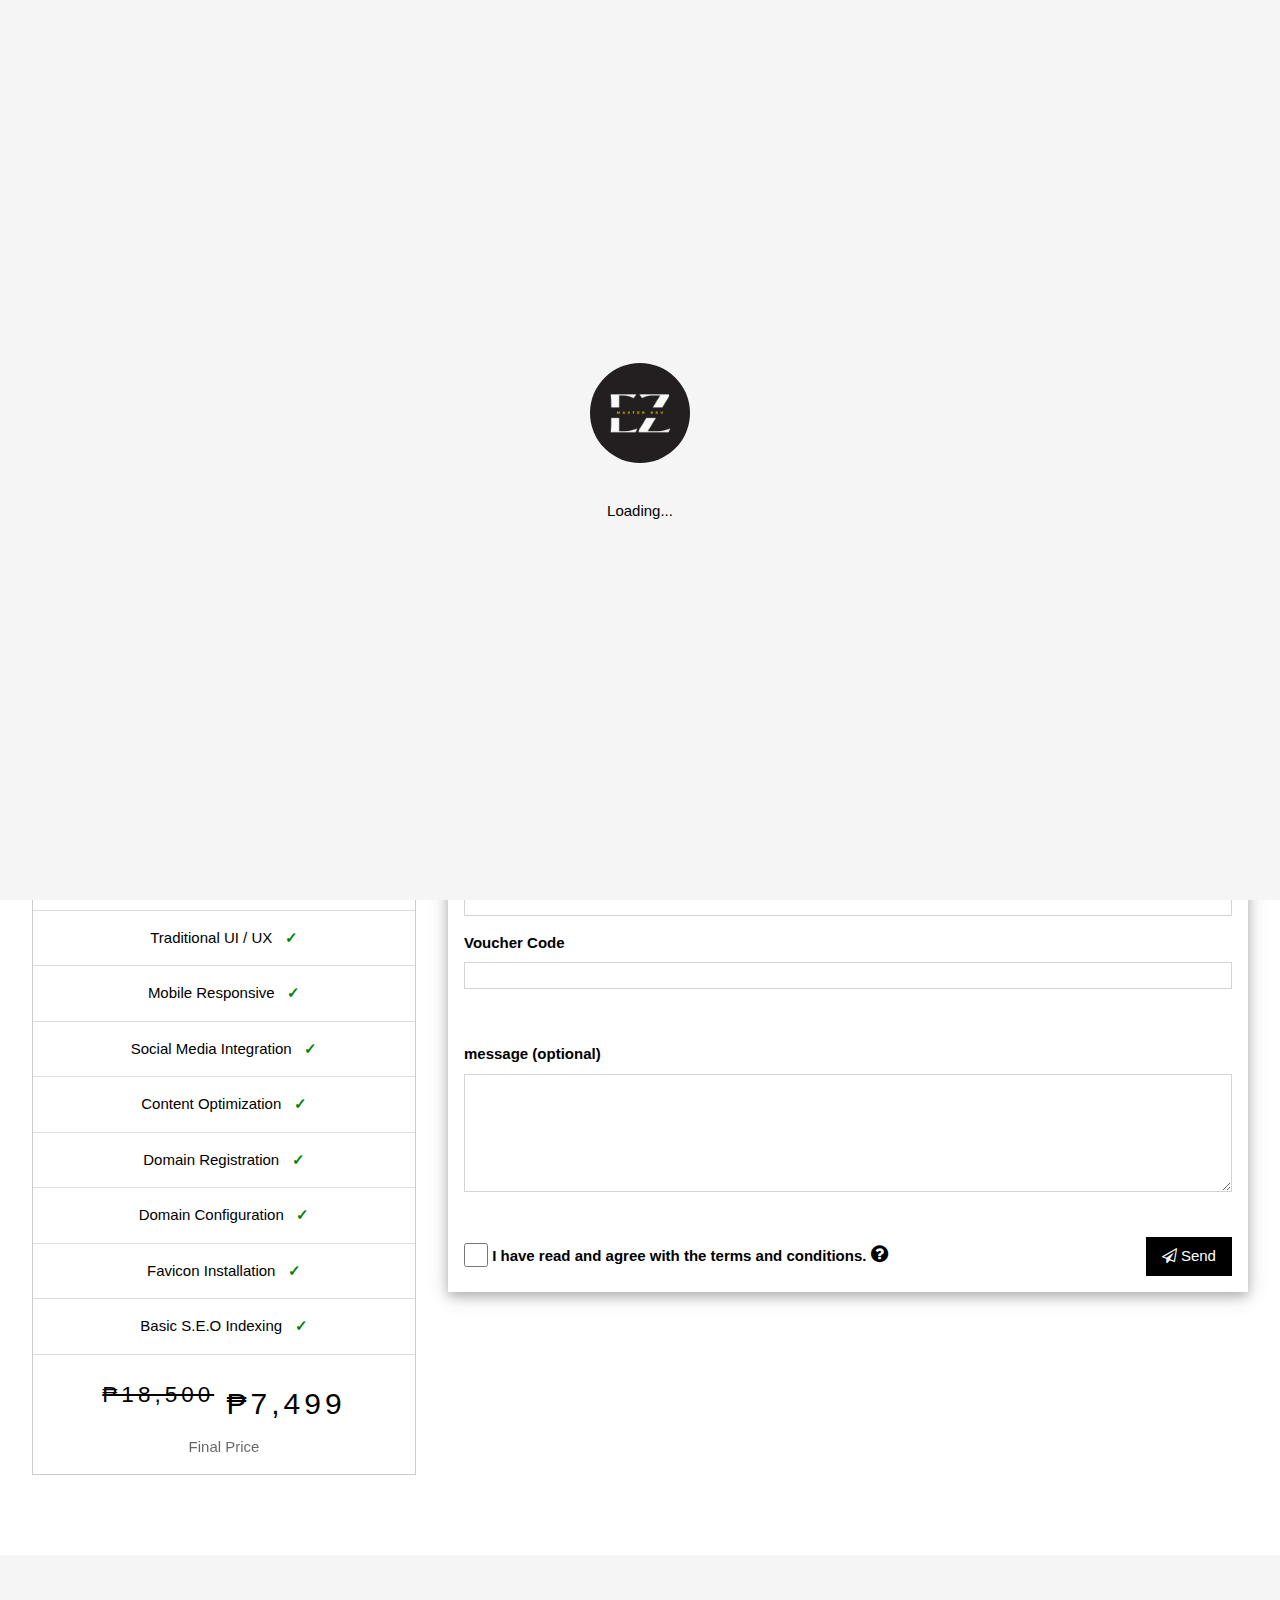
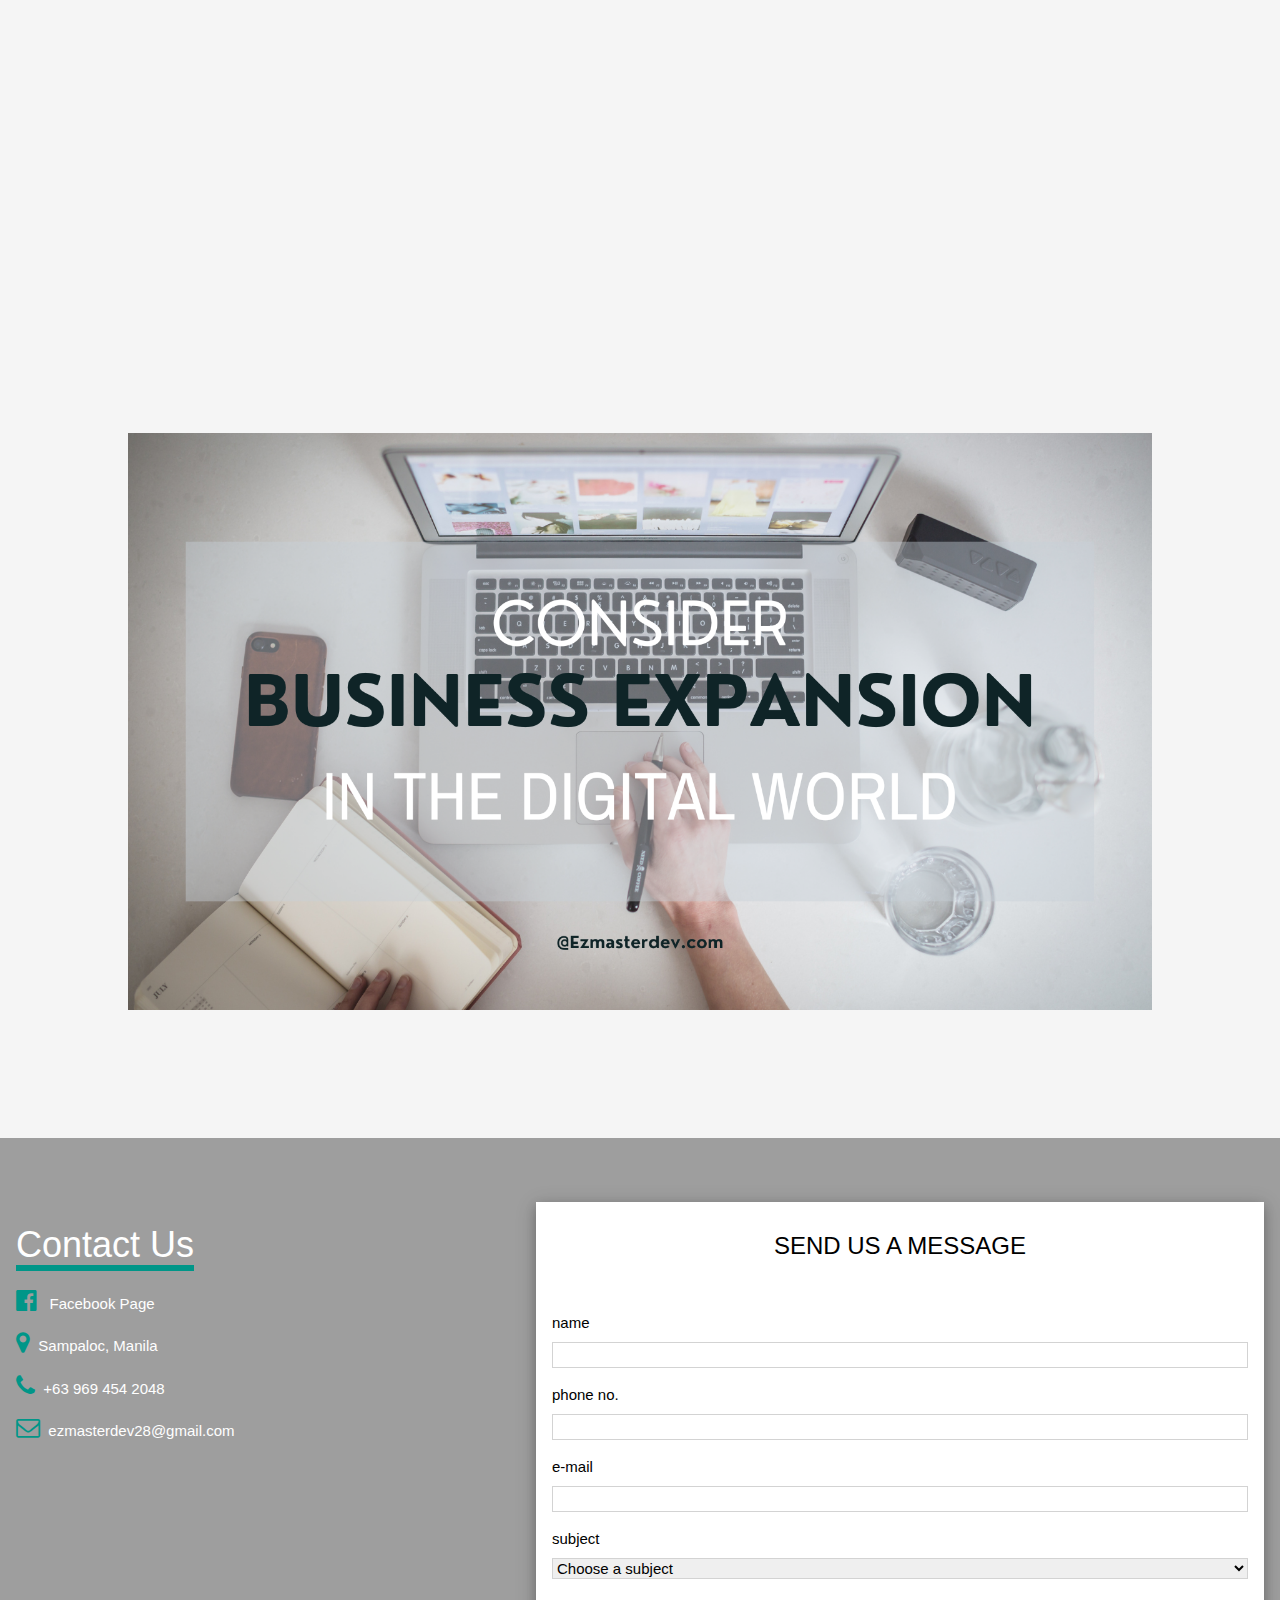
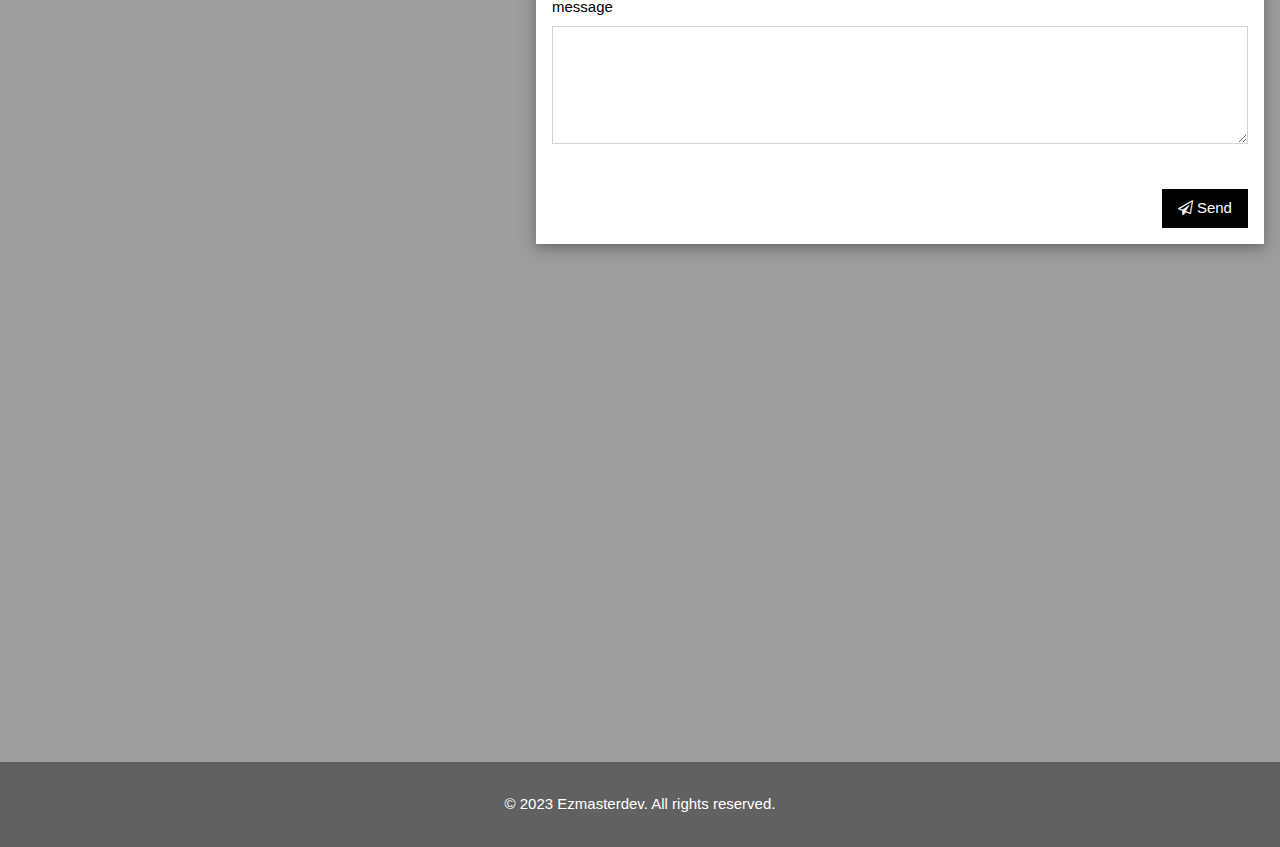
<file: gold-package.html>
<!DOCTYPE html>

<html>

    <head>
        <title>Ezmasterdev | Gold Package</title>

        <!-- Meta -->
        <meta charset="UTF-8">
        <meta name="viewport" content="width=device-width, initial-scale=1">
        
        <!-- Favicon -->
        <link rel="apple-touch-icon" sizes="180x180" href="favicon/apple-touch-icon.png">
        <link rel="icon" type="image/png" sizes="32x32" href="favicon/favicon-32x32.png">
        <link rel="icon" type="image/png" sizes="16x16" href="favicon/favicon-16x16.png">
        <link rel="manifest" href="favicon/site.webmanifest">
        <link rel="mask-icon" href="favicon/safari-pinned-tab.svg" color="#1d1d1d">
        <meta name="msapplication-TileColor" content="#1d1d1d">
        <meta name="theme-color" content="#ffffff">

        <!-- CSS -->
        <link rel="stylesheet" href="styles.css">
        <link rel="stylesheet" href="https://www.w3schools.com/w3css/4/w3.css">
        <link rel="stylesheet" href="https://cdnjs.cloudflare.com/ajax/libs/font-awesome/4.7.0/css/font-awesome.min.css">

        <!-- JS -->
        <script src="https://www.w3schools.com/lib/w3.js"></script>

    </head>

<body style="background-color: whitesmoke">



<!-- Loading Screen -->
<div class="loading-screen">
    <div class="bounce-container">
        <img src="images/EZ-logo.png" alt="Bouncing Image" class="bouncing-image">
    </div>
    <br>
    <p>Loading...</p>
</div>



<!-- Navbar START -->
<div class="w3-top">
  <div class="w3-bar w3-card-4 w3-left-align w3-text-white ez-glass">
    <div class="w3-left">
      <a href="index.html" class="w3-bar-item w3-wide" style="text-decoration: none;">
        <img class="w3-circle" src="images/EZ-logo.png" style="height: 40px; width: 40px; padding: 0%;">
        <span class="w3-text-white">EZMASTERDEV</span>
      </a>
    </div>
  </div>
</div>
<!-- Navbar END -->



<!-- Header START -->
<header class="w3-container w3-black w3-center fade" style="padding:128px 16px; background: url(images/Jumbotron.png);">
    <h1 class="w3-margin w3-jumbo" style="color: gold;">GOLD PACKAGE</h1>
    <a href="#content1" class="w3-button ez-hollow w3-padding-large w3-large w3-margin-top ez-trans ez-hide-small">Get Started</a>
    <a href="#content2" class="w3-button ez-hollow w3-padding-large w3-large w3-margin-top ez-trans ez-hide-medium">Get Started</a>
</header>
<!-- Header END -->



<!-- Chat START -->
<a href="https://m.me/107574925646569" target="_blank">
  <div class="chat-button w3-circle w3-opacity w3-hover-opacity-off ez-trans" title="Chat with us" style=" cursor: pointer;">
    <img src="images/chat.png" width="75px" height="75px">
  </div>
 </a>
 <!-- Chat END -->



<!-- content START -->
<div class="w3-container w3-padding-64 w3-theme-l5 w3-white ez-hide-small" id="content1">
    <div class="w3-row">
        <div class="w3-third">
            <div class="w3-margin w3-center">
                <ul class="w3-ul w3-border w3-hover-shadow ez-box">
                    <li class="w3-theme" style="background-color: black;">
                        <p class="w3-xlarge" style="color: gold;">Gold</p>
                    </li>
                    <li class="w3-padding-16 ">7 Pages Website</li>
                    <li class="w3-padding-16 ">Unlimited Sections &nbsp; <span style="color: green;"><b> &#10003;</b></span></li>
                    <li class="w3-padding-16 ">3 Revision Tokens &nbsp; <span style="color: green;"><b> &#10003;</b></span></li>
                    <li class="w3-padding-16 ">3 Months <b>FREE</b> Hosting &nbsp; <span style="color: green;"><b> &#10003;</b></span></li>
                    <li class="w3-padding-16 ">3 Months <b>FREE</b> S.S.L &nbsp; <span style="color: green;"><b> &#10003;</b></span></li>
                    <li class="w3-padding-16 ">Traditional UI / UX &nbsp; <span style="color: green;"><b> &#10003;</b></span></li>
                    <li class="w3-padding-16 ">Mobile Responsive &nbsp; <span style="color: green;"><b> &#10003;</b></span></li>
                    <li class="w3-padding-16 ">Social Media Integration &nbsp; <span style="color: green;"><b> &#10003;</b></span></li>
                    <li class="w3-padding-16 ">Content Optimization &nbsp; <span style="color: green;"><b> &#10003;</b></span></li>
                    <li class="w3-padding-16 ">Domain Registration &nbsp; <span style="color: green;"><b> &#10003;</b></span></li>
                    <li class="w3-padding-16 ">Domain Configuration &nbsp; <span style="color: green;"><b> &#10003;</b></span></li>
                    <li class="w3-padding-16 ">Favicon Installation &nbsp; <span style="color: green;"><b> &#10003;</b></span></li>
                    <li class="w3-padding-16 ">Basic S.E.O Indexing &nbsp; <span style="color: green;"><b> &#10003;</b></span></li>
                    <li class="w3-padding-16">
                    <h2 class="w3-wide"><sup><s>&#8369;18,500</s></sup> &#8369;7,499</h2>
                    <span class="w3-opacity">Final Price</span>
                    </li>
                </ul>
            </div>
        </div>
        <div class="w3-twothird">
            <div class="w3-margin">
              <form class="w3-container w3-card-4 w3-padding-16 w3-white ez-box" action="https://formsubmit.co/c190ecbe34c5ccb278e3607958e7e4b7" method="POST">
                <h3 class="w3-center">FILL OUT THE FORM</h3>
                <br>
                <div class="w3-section">      
                  <label><b>name</b></label>
                  <input class="textbox" type="text" name="name" required>
                </div>
                <div class="w3-section">      
                    <label><b>business/company</b></label>
                    <input class="textbox" type="text" name="business/company" required>
                </div>
                <div class="w3-section">      
                  <label><b>phone no.</b></label>
                  <input class="textbox" type="number" name="phone no." required>
                </div>  
                <div class="w3-section">      
                  <label><b>e-mail</b></label>
                  <input class="textbox" type="email" name="e-mail" required>
                </div>
                <div class="w3-section">      
                  <input class="textbox" type="hidden" name="subject" value="Gold Package">
                </div>
                <div class="w3-section">
                  <label><b>Voucher Code</b></label>
                  <input class="textbox" type="text" name="Voucher">
                </div>
                <br>
                <div class="w3-section">      
                    <label><b>message (optional)</b></label>
                    <textarea class="textbox" rows="5" name="message"></textarea>
                </div>
                <br>  
                <input class="w3-check" type="checkbox" name="Like" required>
                <label><b>I have read and agree with the terms and conditions.</b> <a href="legal-page1.html" title="Learn more" style="cursor: pointer;" class="w3-hover-opacity ez-trans"><i style="font-size:20px" class="fa">&#xf059;</i></a></label>
                <button type="submit" class="w3-button w3-right w3-theme w3-black ez-trans"><i class="fa fa-paper-plane-o"></i> Send</button>
              </form>
            </div>
            <!--
              <div class="w3-margin">
                <div class="w3-container w3-card-4 w3-padding-16 w3-white ez-box">
                    <h3 class="w3-center w3-padding" style="border-bottom: solid 2.5px rgb(27, 110, 235)">GCASH PAYMENT</h3>
                    <div class="w3-third">
                        <img src="images/goldqr.png" width="100%" height="auto">
                    </div>
                    <div class="w3-twothird">
                        <h3 style="color: rgb(27, 110, 235);"><b>Gold Plan</b> <span class="w3-text-black"><b>"&#8369;5500.00" </b>(Starting Price)</span></h3>
                        <p>Ezmasterdev's website development service, specifically the "<b>GOLD PLAN</b>", includes: 5 (MAX) Pages Website, 7 Revision Tokens, UI / UX Design, Mobile Responsiveness, Domain Registration, <b>FREE</b> Website Hosting, S . E . O, and S . S . L Certification. <b>Scan the QR code with your GCash app to pay.</b></p>
                        <h6><span class="w3-text-dark-gray"><b>MA*L EZ*****L C.</b></span></h6>
                        <p>Mobile No.: 096* ****048<br>User ID: ***********ZCT8Q5</p>
                    </div>
                </div>
            </div>
            -->
        </div>
    </div>
</div>
<div class="w3-container w3-padding-64 w3-theme-l5 w3-white ez-hide-medium" id="content2">
    <div class="w3-row">
        <div class="w3-half">
            <div class="w3-margin w3-center">
                <ul class="w3-ul w3-border w3-hover-shadow ez-box">
                  <li class="w3-theme" style="background-color: black;">
                    <p class="w3-xlarge" style="color: gold;">Gold</p>
                </li>
                <li class="w3-padding-16 ">7 Pages Website</li>
                <li class="w3-padding-16 ">Unlimited Sections &nbsp; <span style="color: green;"><b> &#10003;</b></span></li>
                <li class="w3-padding-16 ">3 Revision Tokens &nbsp; <span style="color: green;"><b> &#10003;</b></span></li>
                <li class="w3-padding-16 ">3 Months <b>FREE</b> Hosting &nbsp; <span style="color: green;"><b> &#10003;</b></span></li>
                <li class="w3-padding-16 ">3 Months <b>FREE</b> S.S.L &nbsp; <span style="color: green;"><b> &#10003;</b></span></li>
                <li class="w3-padding-16 ">Traditional UI / UX &nbsp; <span style="color: green;"><b> &#10003;</b></span></li>
                <li class="w3-padding-16 ">Mobile Responsive &nbsp; <span style="color: green;"><b> &#10003;</b></span></li>
                <li class="w3-padding-16 ">Social Media Integration &nbsp; <span style="color: green;"><b> &#10003;</b></span></li>
                <li class="w3-padding-16 ">Content Optimization &nbsp; <span style="color: green;"><b> &#10003;</b></span></li>
                <li class="w3-padding-16 ">Domain Registration &nbsp; <span style="color: green;"><b> &#10003;</b></span></li>
                <li class="w3-padding-16 ">Domain Configuration &nbsp; <span style="color: green;"><b> &#10003;</b></span></li>
                <li class="w3-padding-16 ">Favicon Installation &nbsp; <span style="color: green;"><b> &#10003;</b></span></li>
                <li class="w3-padding-16 ">Basic S.E.O Indexing &nbsp; <span style="color: green;"><b> &#10003;</b></span></li>
                <li class="w3-padding-16">
                <h2 class="w3-wide"><sup><s>&#8369;18,500</s></sup> &#8369;7,499</h2>
                <span class="w3-opacity">Final Price</span>
                </li>
                </ul>
            </div>
        </div>
        <div class="w3-half">
            <div class="w3-margin">
              <form class="w3-container w3-card-4 w3-padding-16 w3-white ez-box" action="https://formsubmit.co/c190ecbe34c5ccb278e3607958e7e4b7" method="POST">
                <h3 class="w3-center">FILL OUT THE FORM</h3>
                <br>
                <div class="w3-section">      
                  <label><b>name</b></label>
                  <input class="textbox" type="text" name="name" required>
                </div>
                <div class="w3-section">      
                    <label><b>business/company</b></label>
                    <input class="textbox" type="text" name="business/company" required>
                </div>
                <div class="w3-section">      
                  <label><b>phone no.</b></label>
                  <input class="textbox" type="number" name="phone no." required>
                </div>  
                <div class="w3-section">      
                  <label><b>e-mail</b></label>
                  <input class="textbox" type="email" name="e-mail" required>
                </div>
                <div class="w3-section">      
                  <input class="textbox" type="hidden" name="subject" value="Gold Package">
                </div>
                <div class="w3-section">
                  <label><b>Voucher Code</b></label>
                  <input class="textbox" type="text" name="Voucher">
                </div>
                <br>
                <div class="w3-section">      
                    <label><b>message (optional)</b></label>
                    <textarea class="textbox" rows="5" name="message"></textarea>
                </div>
                <br>  
                <input class="w3-check" type="checkbox" name="Like" required>
                <label><b>I have read and agree with the terms and conditions.</b> <a href="legal-page1.html" title="Learn more" style="cursor: pointer;" class="w3-hover-opacity ez-trans"><i style="font-size:20px" class="fa">&#xf059;</i></a></label>
                <button type="submit" class="w3-button w3-right w3-theme w3-black ez-trans"><i class="fa fa-paper-plane-o"></i> Send</button>
              </form>
            </div>
            <!--
              <div class="w3-margin">
                <div class="w3-container w3-card-4 w3-padding-16 w3-white ez-box">
                    <h3 class="w3-center w3-padding" style="border-bottom: solid 2.5px rgb(27, 110, 235)">GCASH PAYMENT</h3>
                    <div class="">
                        <img src="images/goldqr.png" width="100%" height="auto">
                    </div>
                    <div class="">
                        <h3 style="color: rgb(27, 110, 235);"><b>Gold Plan</b> <span class="w3-text-black"><b>"&#8369;5500.00" </b>(Starting Price)</span></h3>
                        <p>Ezmasterdev's website development service, specifically the "<b>GOLD PLAN</b>", includes: 5 (MAX) Pages Website, 7 Revision Tokens, UI / UX Design, Mobile Responsiveness, Domain Registration, <b>FREE</b> Website Hosting, S . E . O, and S . S . L Certification. <b>Scan the QR code with your GCash app to pay.</b></p>
                        <h6><span class="w3-text-dark-gray"><b>MA*L EZ*****L C.</b></span></h6>
                        <p>Mobile No.: 096* ****048<br>User ID: ***********ZCT8Q5</p>
                    </div>
                </div>
            </div>
            -->
        </div>
    </div>
</div>
<!-- content END -->



<!-- divider2 START-->
<div class="ez-hide-small">
    <div class="window2-2 w3-greyscale"></div>
</div>
<div class="ez-hide-medium">
    <div class="window2-2-null w3-greyscale"></div>
</div>
<!-- divider2 END-->



<!-- bottom-pic START-->
<img src="images/bottom-pic.png" class="w3-image" style="width:100%; padding: 10%;">
<!-- bottom-pic END -->



<!-- message START -->
<div class="w3-container w3-padding-64 w3-theme-l5 w3-gray" id="message">
  <div class="w3-row">
    <div class="w3-col m5">
    <div class="w3-padding-16"><span class="w3-xxlarge w3-border-teal w3-bottombar w3-text-white">Contact Us</span></div>
      <a class="w3-text-white w3-hover-opacity ez-trans" href="https://www.facebook.com/people/Ezmasterdev/100091732606552/" style="text-decoration: none;"><i class="fa fa-facebook-official w3-text-teal w3-xlarge"></i>&nbsp;&nbsp; Facebook Page</a>
      <p class="w3-text-white"><i class="fa fa-map-marker w3-text-teal w3-xlarge"></i>&nbsp;&nbsp;Sampaloc, Manila</p>
      <p class="w3-text-white"><i class="fa fa-phone w3-text-teal w3-xlarge"></i>&nbsp;&nbsp;+63 969 454 2048</p>
      <p class="w3-text-white"><i class="fa fa-envelope-o w3-text-teal w3-xlarge"></i>&nbsp;&nbsp;ezmasterdev28@gmail.com</p>
    </div>
    <div class="w3-col m7">
      <form class="w3-container w3-card-4 w3-padding-16 w3-white" action="https://formsubmit.co/c190ecbe34c5ccb278e3607958e7e4b7" method="POST">
      <h3 class="w3-center">SEND US A MESSAGE</h3>
      <br>
      <div class="w3-section">      
        <label>name</label>
        <input class="textbox" type="text" name="name" required>
      </div>
      <div class="w3-section">      
        <label>phone no.</label>
        <input class="textbox" type="number" name="phone no." required>
      </div>  
      <div class="w3-section">      
        <label>e-mail</label>
        <input class="textbox" type="email" name="e-mail" required>
      </div>
      <div class="w3-section">
        <label>subject</label>
        <select class="textbox" name="subject" required>
          <option value="">Choose a subject</option>
          <option value="Package inquiry">Package inquiry</option>
          <option value="Career opportunity">Career opportunity</option>
          <option value="Business proposal">Business proposal</option>
          <option value="I need assistance">I need assistance</option>
          <option value="I spotted an error">I spotted an error</option>
          <option value="Navigation suggestion">Navigation suggestion</option>
          <option value="Legalities">Legalities</option>
          <option value="Other...">Other...</Other></option>
        </select>
      </div>
      <div class="w3-section">      
        <label>message</label>
        <textarea class="textbox" rows="5" name="message" required></textarea>
    </div>
      <br>  
      <button type="submit" class="w3-button w3-right w3-theme w3-black ez-trans"><i class="fa fa-paper-plane-o"></i> Send</button>
      </form>
    </div>
    <!-- Image of location/map -->
    <iframe src="https://www.google.com/maps/embed?pb=!1m18!1m12!1m3!1d15443.030776881806!2d120.9911014891003!3d14.61287448772447!2m3!1f0!2f0!3f0!3m2!1i1024!2i768!4f13.1!3m3!1m2!1s0x3397b61d9307d247%3A0x281469aa269717a5!2sSampaloc%2C%20Manila%2C%20Metro%20Manila!5e0!3m2!1sen!2sph!4v1704484986529!5m2!1sen!2sph" width="100%" height="400px" style="border:0; margin-top: 48px;" allowfullscreen="" loading="lazy" referrerpolicy="no-referrer-when-downgrade"></iframe>
  </div>
</div>
<!-- message END -->



<!-- Footer -->
<div class="w3-dark-gray w3-center w3-padding-16">
    <p>© 2023 Ezmasterdev. All rights reserved.</p>
</div>



<script>
    // Slide show
    var slideIndex2 = 1;
    showDivs(slideIndex2);
    
    function plusDivs(n) {
        showDivs(slideIndex2 += n);
    }
    
    function currentDiv(n) {
        showDivs(slideIndex2 = n);
    }
    
    function showDivs(n) {
        var i;
        var x = document.getElementsByClassName("mySlides");
        var dots = document.getElementsByClassName("demo");
        if (n > x.length) {slideIndex2 = 1}    
        if (n < 1) {slideIndex2 = x.length}
        for (i = 0; i < x.length; i++) {
        x[i].style.display = "none";  
        }
        for (i = 0; i < dots.length; i++) {
        dots[i].className = dots[i].className.replace(" w3-red", "");
        }
        x[slideIndex2-1].style.display = "block";  
        dots[slideIndex2-1].className += " w3-red";
    }
</script>
<script>
    // Used to toggle the menu on small screens when clicking on the menu button
    function myFunction() {
        var x = document.getElementById("navDemo");
        if (x.className.indexOf("w3-show") == -1) {
        x.className += " w3-show";
        } else { 
        x.className = x.className.replace(" w3-show", "");
        }
    }

    // Modal Image Gallery
    function onClick(element) {
        document.getElementById("img01").src = element.src;
        document.getElementById("modal01").style.display = "block";
        var captionText = document.getElementById("caption");
        captionText.innerHTML = element.alt;
    }
    // Loader
    document.addEventListener("DOMContentLoaded", function () {
    // Hide the loading screen when the content is fully loaded
    setTimeout(function () {
        document.querySelector('.loading-screen').style.display = 'none';
    }, 2000); // Adjust the time as needed
    });
</script>
  


</body>
</html>
</file>
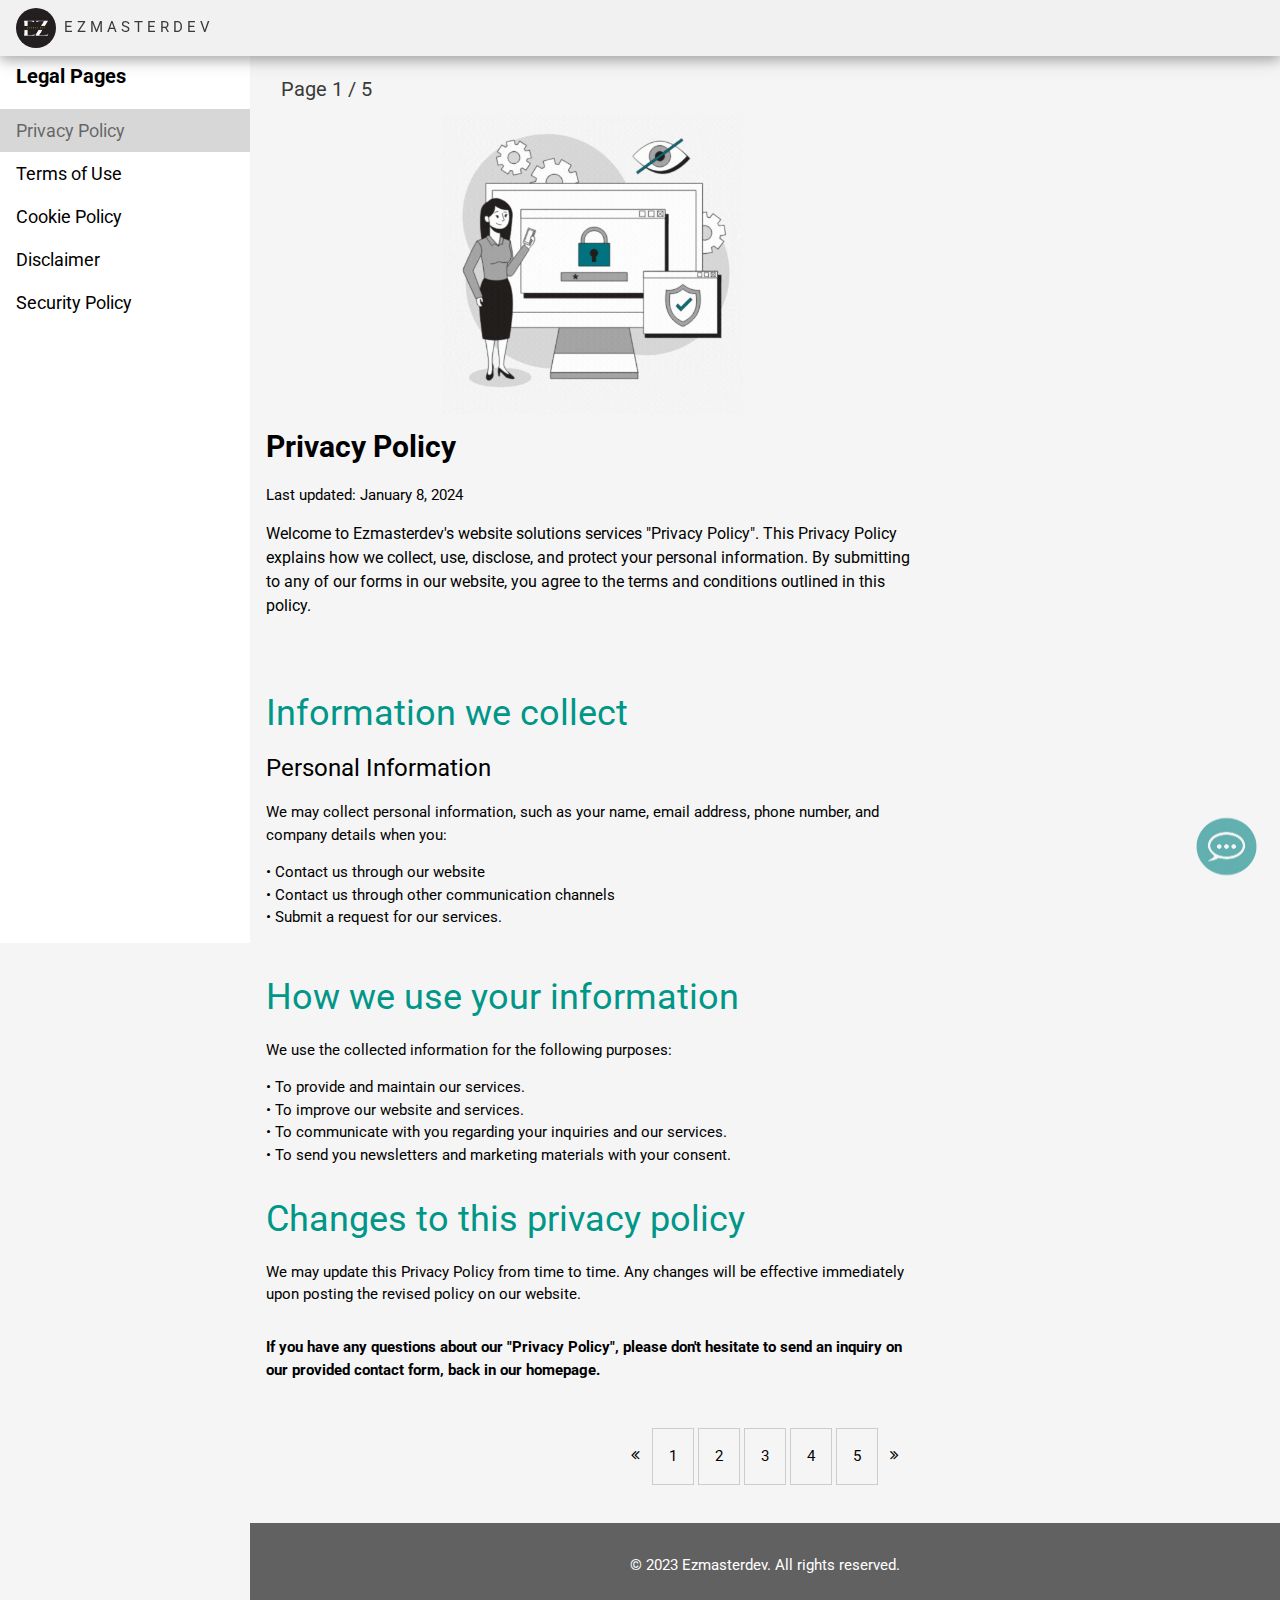
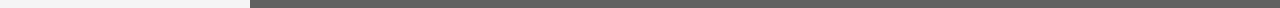
<file: legal-page1.html>
<!DOCTYPE html>
<html lang="en">
<head>
<title>Ezmasterdev | Privacy Policy</title>
<meta charset="UTF-8">
<meta name="viewport" content="width=device-width, initial-scale=1">

<!-- Favicon -->
<link rel="apple-touch-icon" sizes="180x180" href="favicon/apple-touch-icon.png">
<link rel="icon" type="image/png" sizes="32x32" href="favicon/favicon-32x32.png">
<link rel="icon" type="image/png" sizes="16x16" href="favicon/favicon-16x16.png">
<link rel="manifest" href="favicon/site.webmanifest">
<link rel="mask-icon" href="favicon/safari-pinned-tab.svg" color="#1d1d1d">
<meta name="msapplication-TileColor" content="#1d1d1d">
<meta name="theme-color" content="#ffffff">

<link rel="stylesheet" href="styles.css">
<link rel="stylesheet" href="https://www.w3schools.com/w3css/4/w3.css">
<link rel="stylesheet" href="https://www.w3schools.com/lib/w3-theme-black.css">
<link rel="stylesheet" href="https://fonts.googleapis.com/css?family=Roboto">
<link rel="stylesheet" href="https://cdnjs.cloudflare.com/ajax/libs/font-awesome/4.7.0/css/font-awesome.min.css">
<style>
html,body,h1,h2,h3,h4,h5,h6 {font-family: "Roboto", sans-serif;}
.w3-sidebar {
  z-index: 3;
  width: 250px;
  top: 43px;
  bottom: 0;
  height: inherit;
}
</style>
</head>
<body style="background-color: whitesmoke;">



<!-- Navbar -->
<div class="w3-top" style="z-index: 100;">
    <div class="w3-bar w3-card-4 w3-top w3-left-align w3-text-dark-gray w3-light-gray">
      <a class="w3-bar-item ez-hide-custom w3-right w3-xlarge" href="javascript:void(0)" onclick="w3_open()"><i class="fa fa-bars"></i></a>
      <a class="w3-bar-item w3-wide" href="index.html" style="text-decoration: none;">
          <img class="w3-circle" src="images/EZ-logo.png" style="height: 40px; width: 40px; padding: 0%;">
          EZMASTERDEV
      </a>
    </div>
  </div>



<!-- Sidebar -->
<nav class="w3-sidebar w3-bar-block w3-collapse w3-large w3-theme-l5 w3-animate-left" id="mySidebar">
  <a href="javascript:void(0)" onclick="w3_close()" class="w3-right w3-xlarge w3-padding-large w3-hide-large" title="Close Menu">
    <i class="fa fa-remove"></i>
  </a>
  <h4 class="w3-bar-item"><b>Legal Pages</b></h4>
  <div class="w3-bar-item w3-opacity" style="background-color: rgb(190, 190, 190)">Privacy Policy</div>
  <a class="w3-bar-item w3-button w3-hover-opacity" href="legal-page2.html">Terms of Use</a>
  <a class="w3-bar-item w3-button w3-hover-opacity" href="legal-page3.html">Cookie Policy</a>
  <a class="w3-bar-item w3-button w3-hover-opacity" href="legal-page4.html">Disclaimer</a>
  <a class="w3-bar-item w3-button w3-hover-opacity" href="legal-page5.html">Security Policy</a>
</nav>



<!-- Overlay effect when opening sidebar on small screens -->
<div class="w3-overlay w3-hide-large" onclick="w3_close()" style="cursor:pointer" title="close side menu" id="myOverlay"></div>



<!-- Main content: shift it to the right by 250 pixels when the sidebar is visible -->
<div class="w3-main" style="margin-left:250px">



<!-- Chat START -->
<a href="https://m.me/107574925646569" target="_blank">
  <div class="chat-button w3-circle w3-opacity w3-hover-opacity-off ez-trans" title="Chat with us" style=" cursor: pointer;">
    <img src="images/chat.png" width="75px" height="75px">
  </div>
</a>
<!-- Chat END -->



<!-- Contents -->
<div>
    <div class="w3-row" style="padding-top: 64px; padding-bottom: 32px;">
      <h4 class="w3-text-dark-grey" style="padding-left: 3%;">Page 1 / 5</h4>
      <div class="w3-row">
        <div class="w3-twothird w3-container w3-center">
          <img src="images/legal-pages.gif" style="width:300px; padding: 0;">
        </div>
      </div>
      <div class="w3-twothird w3-container">
        <h2 class="w3-text-black"><b>Privacy Policy</b></h2>
        <p>Last updated: January 8, 2024</p>
        <h6>Welcome to Ezmasterdev's website solutions services "Privacy Policy". This Privacy Policy explains how we collect, use, disclose, and protect your personal information. By submitting to any of our forms in our website, you agree to the terms and conditions outlined in this policy.</h6>
      </div>
    </div>
    
      <div class="w3-row w3-padding-16">
        <div class="w3-twothird w3-container">
          <h1 class="w3-text-teal">Information we collect</h1>
          <h3>Personal Information</h3>
          <p>We may collect personal information, such as your name, email address, phone number, and company details when you:</p>
          <p>
            &#8226; Contact us through our website <br>
            &#8226; Contact us through other communication channels <br>
            &#8226; Submit a request for our services.
          </p>
        </div>
      </div>
    
      <div class="w3-row">
        <div class="w3-twothird w3-container">
          <h1 class="w3-text-teal">How we use your information</h1>
          <p>We use the collected information for the following purposes:</p>
          <p>
            &#8226; To provide and maintain our services. <br>
            &#8226; To improve our website and services. <br>
            &#8226; To communicate with you regarding your inquiries and our services. <br>
            &#8226; To send you newsletters and marketing materials with your consent.
          </p>
        </div>
      </div>
    
      <div class="w3-row">
        <div class="w3-twothird w3-container">
          <h1 class="w3-text-teal">Changes to this privacy policy</h1>
          <p>We may update this Privacy Policy from time to time. Any changes will be effective immediately upon posting the revised policy on our website.</p>
        </div>
      </div>
    
      <div class="w3-row">
        <div class="w3-twothird w3-container">
          <p><b>If you have any questions about our "Privacy Policy", please don't hesitate to send an inquiry on our provided contact form, back in our homepage.</b></p>
        </div>
      </div>
</div>
  


<!-- Pagination -->
<div class="w3-center w3-padding-32">
  <div class="w3-bar">
      <i class="fa fa-angle-double-left"></i>
      &nbsp;
      <a class="w3-button w3-border ez-trans" href="">1</a>
      <a class="w3-button w3-border w3-hover-opacity ez-trans" href="legal-page2.html">2</a>
      <a class="w3-button w3-border w3-hover-opacity ez-trans" href="legal-page3.html">3</a>
      <a class="w3-button w3-border w3-hover-opacity ez-trans" href="legal-page4.html">4</a>
      <a class="w3-button w3-border w3-hover-opacity ez-trans" href="legal-page5.html">5</a>
      &nbsp;
      <i class="fa fa-angle-double-right ez-trans"></i>
  </div>
</div>



<!-- Footer -->
<div class="w3-dark-gray w3-center w3-padding-16">
  <p>© 2023 Ezmasterdev. All rights reserved.</p>
</div>



<!-- END MAIN -->
</div>

<script>
  // Slide show
  var slideIndex2 = 1;
  showDivs(slideIndex2);
  
  function plusDivs(n) {
      showDivs(slideIndex2 += n);
  }
  
  function currentDiv(n) {
      showDivs(slideIndex2 = n);
  }
  
  function showDivs(n) {
      var i;
      var x = document.getElementsByClassName("mySlides");
      var dots = document.getElementsByClassName("demo");
      if (n > x.length) {slideIndex2 = 1}    
      if (n < 1) {slideIndex2 = x.length}
      for (i = 0; i < x.length; i++) {
      x[i].style.display = "none";  
      }
      for (i = 0; i < dots.length; i++) {
      dots[i].className = dots[i].className.replace(" w3-red", "");
      }
      x[slideIndex2-1].style.display = "block";  
      dots[slideIndex2-1].className += " w3-red";
  }
</script>
<script>
  // Used to toggle the menu on small screens when clicking on the menu button
  function myFunction() {
      var x = document.getElementById("navDemo");
      if (x.className.indexOf("w3-show") == -1) {
      x.className += " w3-show";
      } else { 
      x.className = x.className.replace(" w3-show", "");
      }
  }

  // Modal Image Gallery
  function onClick(element) {
      document.getElementById("img01").src = element.src;
      document.getElementById("modal01").style.display = "block";
      var captionText = document.getElementById("caption");
      captionText.innerHTML = element.alt;
  }
  // Loader
  document.addEventListener("DOMContentLoaded", function () {
  // Hide the loading screen when the content is fully loaded
  setTimeout(function () {
      document.querySelector('.loading-screen').style.display = 'none';
  }, 2000); // Adjust the time as needed
  });
</script>
<script>
// Get the Sidebar
var mySidebar = document.getElementById("mySidebar");

// Get the DIV with overlay effect
var overlayBg = document.getElementById("myOverlay");

// Toggle between showing and hiding the sidebar, and add overlay effect
function w3_open() {
  if (mySidebar.style.display === 'block') {
    mySidebar.style.display = 'none';
    overlayBg.style.display = "none";
  } else {
    mySidebar.style.display = 'block';
    overlayBg.style.display = "block";
  }
}

// Close the sidebar with the close button
function w3_close() {
  mySidebar.style.display = "none";
  overlayBg.style.display = "none";
}
</script>

</body>
</html>
</file>
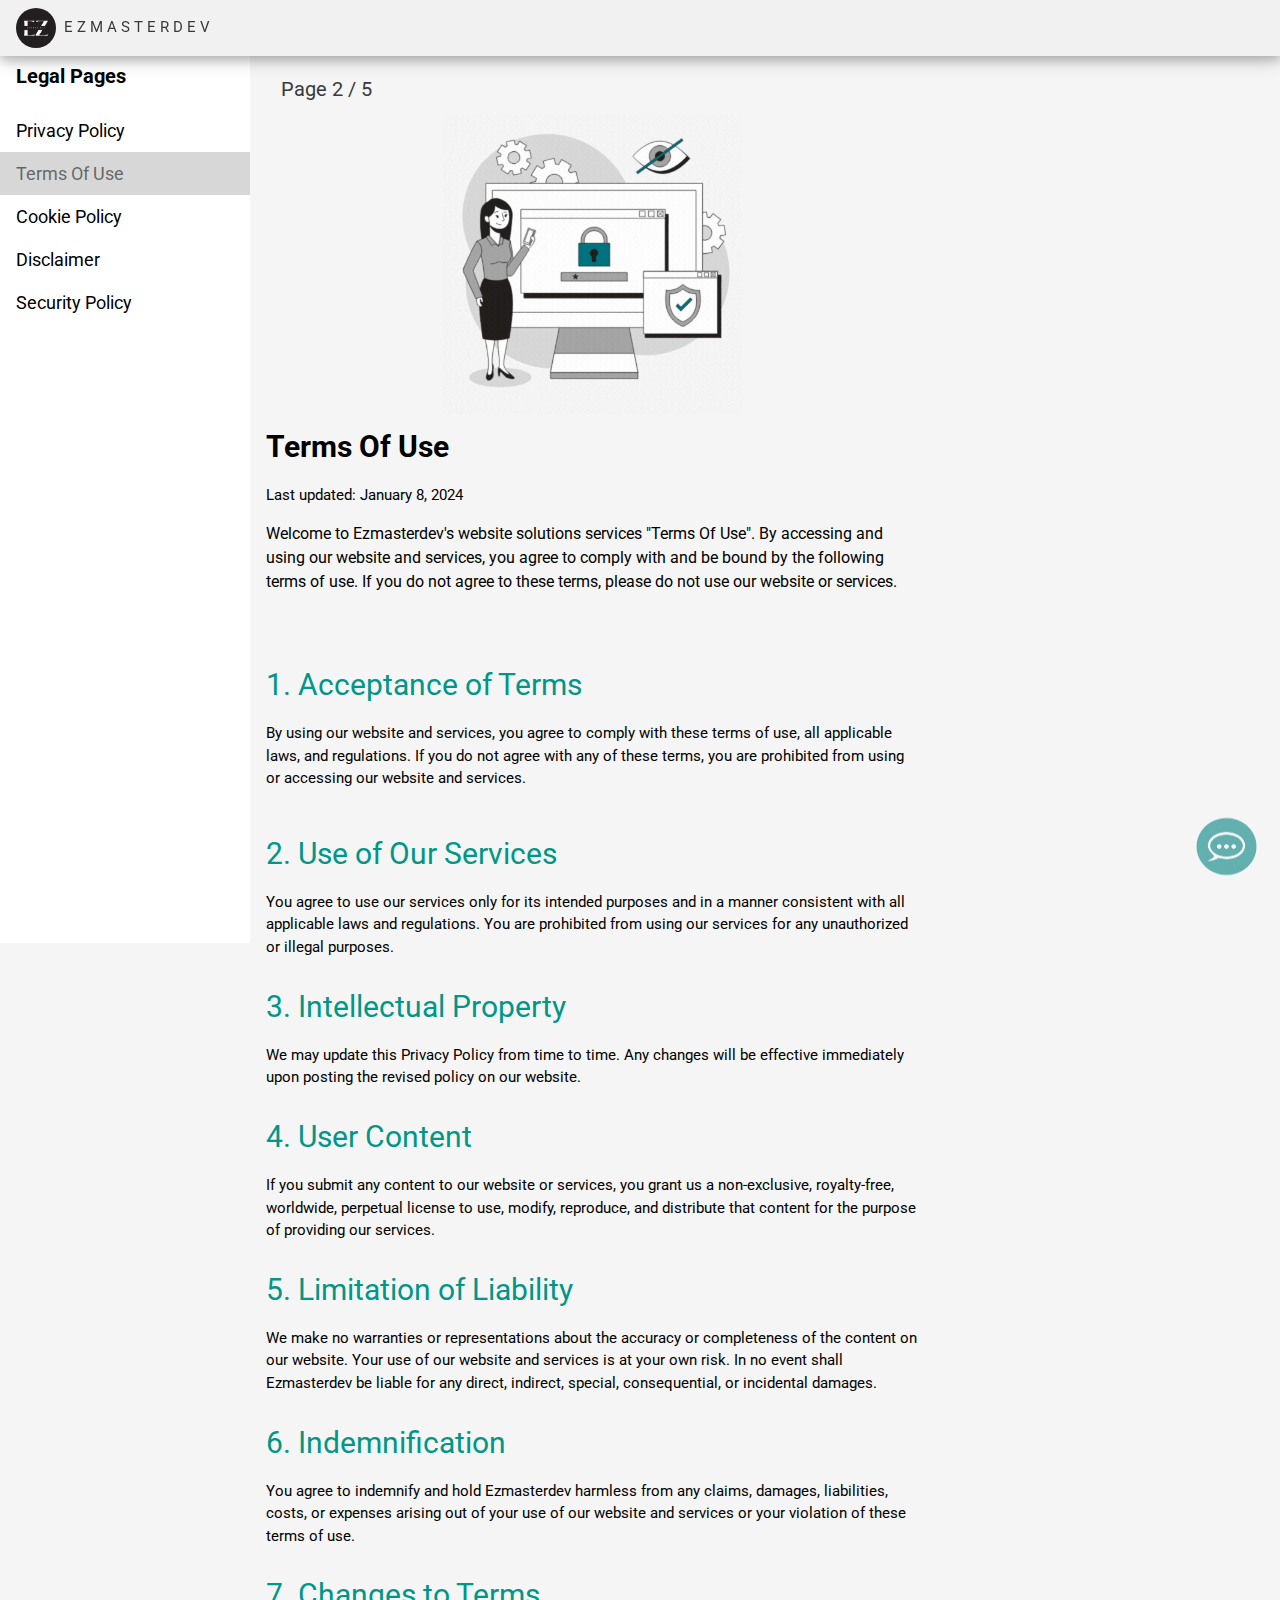
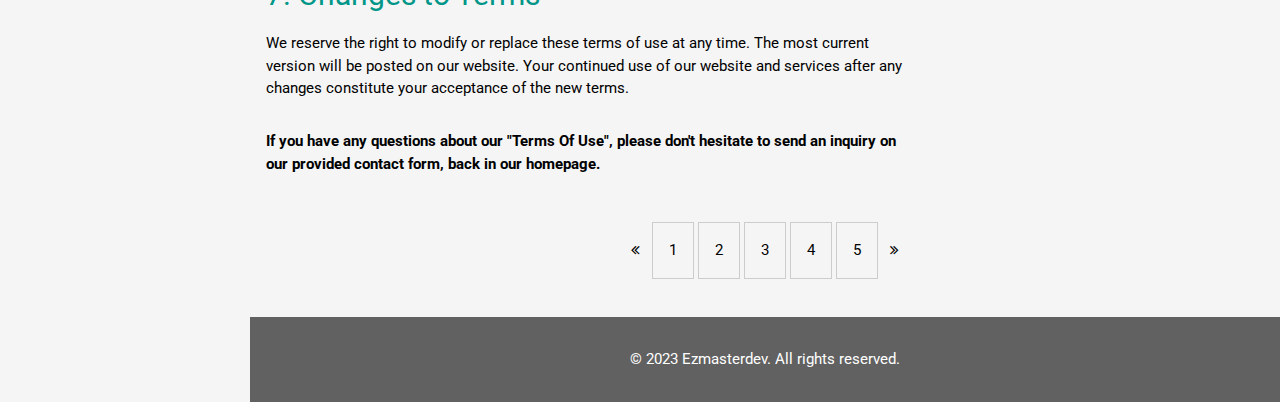
<file: legal-page2.html>
<!DOCTYPE html>
<html lang="en">
<head>
<title>Ezmasterdev | Terms Of Use</title>
<meta charset="UTF-8">
<meta name="viewport" content="width=device-width, initial-scale=1">

<!-- Favicon -->
<link rel="apple-touch-icon" sizes="180x180" href="favicon/apple-touch-icon.png">
<link rel="icon" type="image/png" sizes="32x32" href="favicon/favicon-32x32.png">
<link rel="icon" type="image/png" sizes="16x16" href="favicon/favicon-16x16.png">
<link rel="manifest" href="favicon/site.webmanifest">
<link rel="mask-icon" href="favicon/safari-pinned-tab.svg" color="#1d1d1d">
<meta name="msapplication-TileColor" content="#1d1d1d">
<meta name="theme-color" content="#ffffff">

<link rel="stylesheet" href="styles.css">
<link rel="stylesheet" href="https://www.w3schools.com/w3css/4/w3.css">
<link rel="stylesheet" href="https://www.w3schools.com/lib/w3-theme-black.css">
<link rel="stylesheet" href="https://fonts.googleapis.com/css?family=Roboto">
<link rel="stylesheet" href="https://cdnjs.cloudflare.com/ajax/libs/font-awesome/4.7.0/css/font-awesome.min.css">
<style>
html,body,h2,h2,h3,h4,h5,h6 {font-family: "Roboto", sans-serif;}
.w3-sidebar {
  z-index: 3;
  width: 250px;
  top: 43px;
  bottom: 0;
  height: inherit;
}
</style>
</head>
<body style="background-color: whitesmoke;">



<!-- Navbar -->
<div class="w3-top" style="z-index: 100;">
    <div class="w3-bar w3-card-4 w3-top w3-left-align w3-text-dark-gray w3-light-gray">
      <a class="w3-bar-item ez-hide-custom w3-right w3-xlarge" href="javascript:void(0)" onclick="w3_open()"><i class="fa fa-bars"></i></a>
      <a class="w3-bar-item w3-wide" href="index.html" style="text-decoration: none;">
          <img class="w3-circle" src="images/EZ-logo.png" style="height: 40px; width: 40px; padding: 0%;">
          EZMASTERDEV
      </a>
    </div>
  </div>



<!-- Sidebar -->
<nav class="w3-sidebar w3-bar-block w3-collapse w3-large w3-theme-l5 w3-animate-left" id="mySidebar">
  <a href="javascript:void(0)" onclick="w3_close()" class="w3-right w3-xlarge w3-padding-large w3-hide-large " title="Close Menu">
    <i class="fa fa-remove"></i>
  </a>
  <h4 class="w3-bar-item"><b>Legal Pages</b></h4>
  <a class="w3-bar-item w3-button w3-hover-opacity" href="legal-page1.html">Privacy Policy</a>
  <div class="w3-bar-item w3-opacity" style="background-color: rgb(190, 190, 190)">Terms Of Use</div>
  <a class="w3-bar-item w3-button w3-hover-opacity" href="legal-page3.html">Cookie Policy</a>
  <a class="w3-bar-item w3-button w3-hover-opacity" href="legal-page4.html">Disclaimer</a>
  <a class="w3-bar-item w3-button w3-hover-opacity" href="legal-page5.html">Security Policy</a>
</nav>



<!-- Overlay effect when opening sidebar on small screens -->
<div class="w3-overlay w3-hide-large" onclick="w3_close()" style="cursor:pointer" title="close side menu" id="myOverlay"></div>



<!-- Main content: shift it to the right by 250 pixels when the sidebar is visible -->
<div class="w3-main" style="margin-left:250px">



<!-- Chat START -->
<a href="https://m.me/107574925646569" target="_blank">
  <div class="chat-button w3-circle w3-opacity w3-hover-opacity-off ez-trans" title="Chat with us" style=" cursor: pointer;">
    <img src="images/chat.png" width="75px" height="75px">
  </div>
</a>
<!-- Chat END -->



<!-- Contents -->
<div>
    <div class="w3-row" style="padding-top: 64px; padding-bottom: 32px;">
      <h4 class="w3-text-dark-grey" style="padding-left: 3%;">Page 2 / 5</h4>
      <div class="w3-row">
        <div class="w3-twothird w3-container w3-center">
          <img src="images/legal-pages.gif" style="width:300px; padding: 0;">
        </div>
      </div>
      <div class="w3-twothird w3-container">
        <h2 class="w3-text-black"><b>Terms Of Use</b></h2>
        <p>Last updated: January 8, 2024</p>
        <h6>Welcome to Ezmasterdev's website solutions services "Terms Of Use". By accessing and using our website and services, you agree to comply with and be bound by the following terms of use. If you do not agree to these terms, please do not use our website or services.</h6>
      </div>
    </div>
    
      <div class="w3-row w3-padding-16">
        <div class="w3-twothird w3-container">
          <h2 class="w3-text-teal">1. Acceptance of Terms</h2>
          <p>By using our website and services, you agree to comply with these terms of use, all applicable laws, and regulations. If you do not agree with any of these terms, you are prohibited from using or accessing our website and services.</p>
        </div>
      </div>
    
      <div class="w3-row">
        <div class="w3-twothird w3-container">
          <h2 class="w3-text-teal">2. Use of Our Services</h2>
          <p>You agree to use our services only for its intended purposes and in a manner consistent with all applicable laws and regulations. You are prohibited from using our services for any unauthorized or illegal purposes.</p>
        </div>
      </div>
    
      <div class="w3-row">
        <div class="w3-twothird w3-container">
          <h2 class="w3-text-teal">3. Intellectual Property</h2>
          <p>We may update this Privacy Policy from time to time. Any changes will be effective immediately upon posting the revised policy on our website.</p>
        </div>
      </div>

      <div class="w3-row">
        <div class="w3-twothird w3-container">
          <h2 class="w3-text-teal">4. User Content</h2>
          <p>If you submit any content to our website or services, you grant us a non-exclusive, royalty-free, worldwide, perpetual license to use, modify, reproduce, and distribute that content for the purpose of providing our services.</p>
        </div>
      </div>

      <div class="w3-row">
        <div class="w3-twothird w3-container">
          <h2 class="w3-text-teal">5. Limitation of Liability</h2>
          <p>We make no warranties or representations about the accuracy or completeness of the content on our website. Your use of our website and services is at your own risk. In no event shall Ezmasterdev be liable for any direct, indirect, special, consequential, or incidental damages.</p>
        </div>
      </div>

      <div class="w3-row">
        <div class="w3-twothird w3-container">
          <h2 class="w3-text-teal">6. Indemnification</h2>
          <p>You agree to indemnify and hold Ezmasterdev harmless from any claims, damages, liabilities, costs, or expenses arising out of your use of our website and services or your violation of these terms of use.</p>
        </div>
      </div>

      <div class="w3-row">
        <div class="w3-twothird w3-container">
          <h2 class="w3-text-teal">7. Changes to Terms</h2>
          <p>We reserve the right to modify or replace these terms of use at any time. The most current version will be posted on our website. Your continued use of our website and services after any changes constitute your acceptance of the new terms.</p>
        </div>
      </div>
    
      <div class="w3-row">
        <div class="w3-twothird w3-container">
          <p><b>If you have any questions about our "Terms Of Use", please don't hesitate to send an inquiry on our provided contact form, back in our homepage.</b></p>
        </div>
      </div>
</div>
  


<!-- Pagination -->
<div class="w3-center w3-padding-32">
  <div class="w3-bar">
      <i class="fa fa-angle-double-left"></i>
      &nbsp;
      <a class="w3-button w3-border w3-hover-opacity ez-trans" href="legal-page1.html">1</a>
      <a class="w3-button w3-border ez-trans" href="">2</a>
      <a class="w3-button w3-border w3-hover-opacity ez-trans" href="legal-page3.html">3</a>
      <a class="w3-button w3-border w3-hover-opacity ez-trans" href="legal-page4.html">4</a>
      <a class="w3-button w3-border w3-hover-opacity ez-trans" href="legal-page5.html">5</a>
      &nbsp;
      <i class="fa fa-angle-double-right ez-trans"></i>
  </div>
</div>



<!-- Footer -->
<div class="w3-dark-gray w3-center w3-padding-16">
  <p>© 2023 Ezmasterdev. All rights reserved.</p>
</div>



<!-- END MAIN -->
</div>

<script>
  // Slide show
  var slideIndex2 = 1;
  showDivs(slideIndex2);
  
  function plusDivs(n) {
      showDivs(slideIndex2 += n);
  }
  
  function currentDiv(n) {
      showDivs(slideIndex2 = n);
  }
  
  function showDivs(n) {
      var i;
      var x = document.getElementsByClassName("mySlides");
      var dots = document.getElementsByClassName("demo");
      if (n > x.length) {slideIndex2 = 1}    
      if (n < 1) {slideIndex2 = x.length}
      for (i = 0; i < x.length; i++) {
      x[i].style.display = "none";  
      }
      for (i = 0; i < dots.length; i++) {
      dots[i].className = dots[i].className.replace(" w3-red", "");
      }
      x[slideIndex2-1].style.display = "block";  
      dots[slideIndex2-1].className += " w3-red";
  }
</script>
<script>
  // Used to toggle the menu on small screens when clicking on the menu button
  function myFunction() {
      var x = document.getElementById("navDemo");
      if (x.className.indexOf("w3-show") == -1) {
      x.className += " w3-show";
      } else { 
      x.className = x.className.replace(" w3-show", "");
      }
  }

  // Modal Image Gallery
  function onClick(element) {
      document.getElementById("img01").src = element.src;
      document.getElementById("modal01").style.display = "block";
      var captionText = document.getElementById("caption");
      captionText.innerHTML = element.alt;
  }
  // Loader
  document.addEventListener("DOMContentLoaded", function () {
  // Hide the loading screen when the content is fully loaded
  setTimeout(function () {
      document.querySelector('.loading-screen').style.display = 'none';
  }, 2000); // Adjust the time as needed
  });
</script>
<script>
// Get the Sidebar
var mySidebar = document.getElementById("mySidebar");

// Get the DIV with overlay effect
var overlayBg = document.getElementById("myOverlay");

// Toggle between showing and hiding the sidebar, and add overlay effect
function w3_open() {
  if (mySidebar.style.display === 'block') {
    mySidebar.style.display = 'none';
    overlayBg.style.display = "none";
  } else {
    mySidebar.style.display = 'block';
    overlayBg.style.display = "block";
  }
}

// Close the sidebar with the close button
function w3_close() {
  mySidebar.style.display = "none";
  overlayBg.style.display = "none";
}
</script>

</body>
</html>
</file>
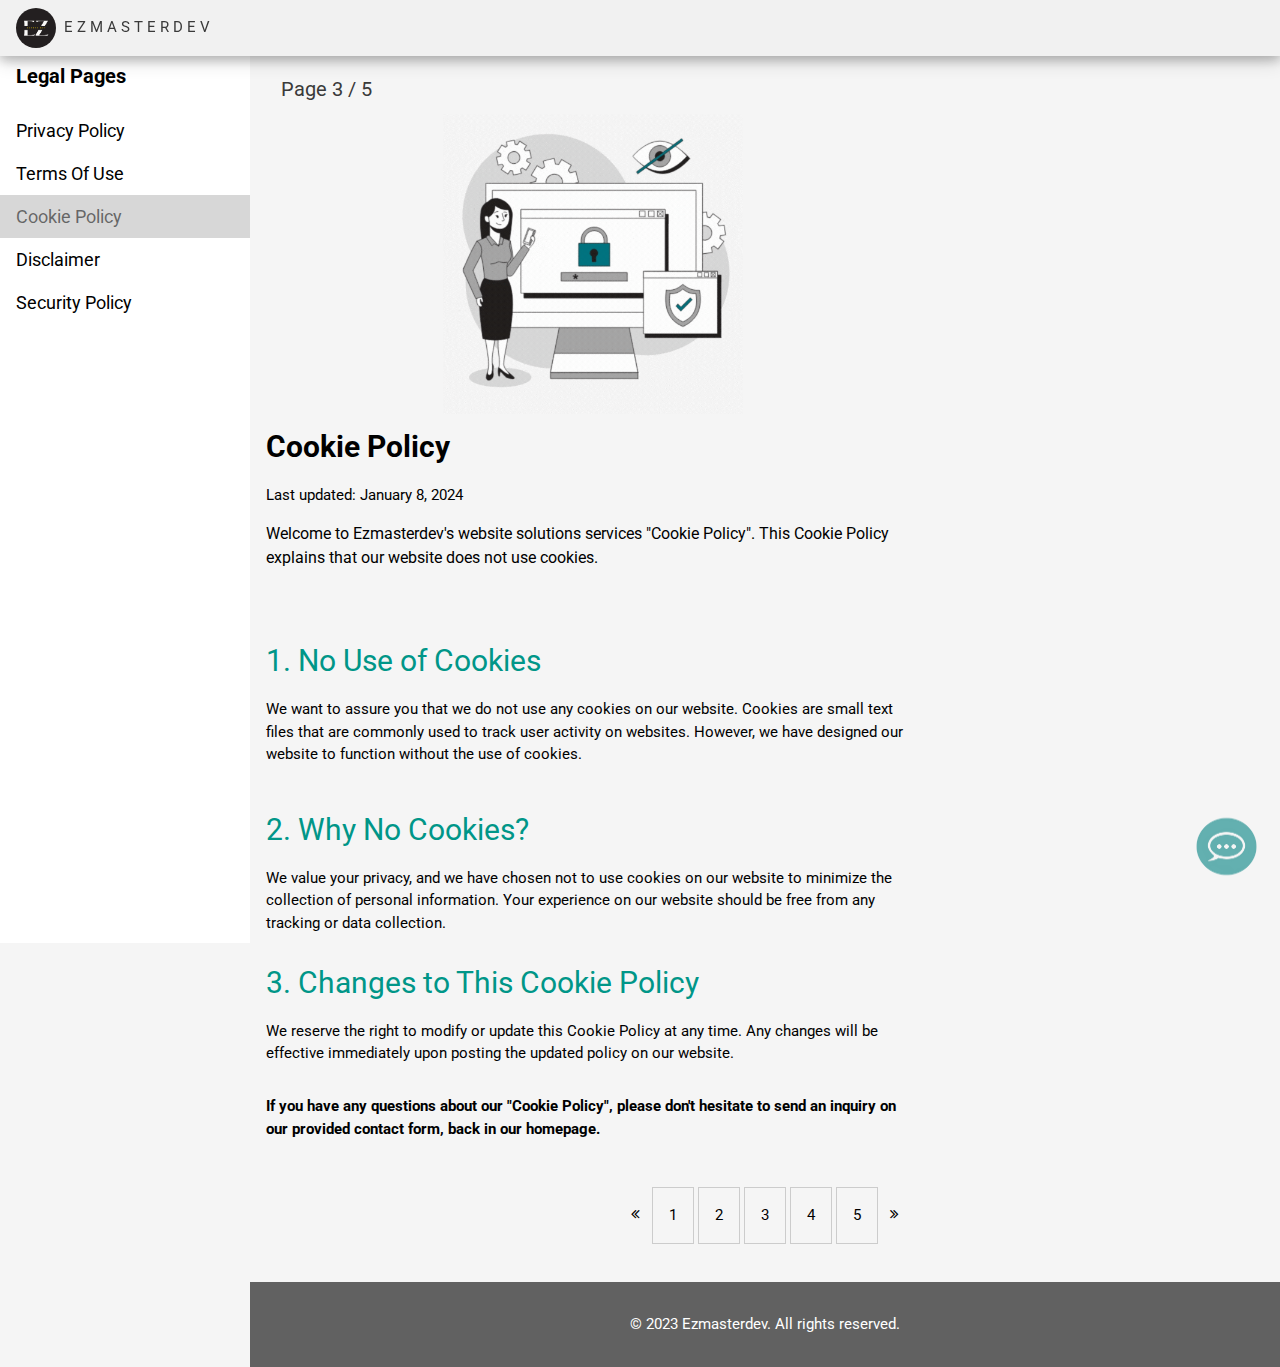
<file: legal-page3.html>
<!DOCTYPE html>
<html lang="en">
<head>
<title>Ezmasterdev | Cookie Policy</title>
<meta charset="UTF-8">
<meta name="viewport" content="width=device-width, initial-scale=1">

<!-- Favicon -->
<link rel="apple-touch-icon" sizes="180x180" href="favicon/apple-touch-icon.png">
<link rel="icon" type="image/png" sizes="32x32" href="favicon/favicon-32x32.png">
<link rel="icon" type="image/png" sizes="16x16" href="favicon/favicon-16x16.png">
<link rel="manifest" href="favicon/site.webmanifest">
<link rel="mask-icon" href="favicon/safari-pinned-tab.svg" color="#1d1d1d">
<meta name="msapplication-TileColor" content="#1d1d1d">
<meta name="theme-color" content="#ffffff">

<link rel="stylesheet" href="styles.css">
<link rel="stylesheet" href="https://www.w3schools.com/w3css/4/w3.css">
<link rel="stylesheet" href="https://www.w3schools.com/lib/w3-theme-black.css">
<link rel="stylesheet" href="https://fonts.googleapis.com/css?family=Roboto">
<link rel="stylesheet" href="https://cdnjs.cloudflare.com/ajax/libs/font-awesome/4.7.0/css/font-awesome.min.css">
<style>
html,body,h2,h2,h3,h4,h5,h6 {font-family: "Roboto", sans-serif;}
.w3-sidebar {
  z-index: 3;
  width: 250px;
  top: 43px;
  bottom: 0;
  height: inherit;
}
</style>
</head>
<body style="background-color: whitesmoke;">



<!-- Navbar -->
<div class="w3-top" style="z-index: 100;">
    <div class="w3-bar w3-card-4 w3-top w3-left-align w3-text-dark-gray w3-light-gray">
      <a class="w3-bar-item ez-hide-custom w3-right w3-xlarge" href="javascript:void(0)" onclick="w3_open()"><i class="fa fa-bars"></i></a>
      <a class="w3-bar-item w3-wide" href="index.html" style="text-decoration: none;">
          <img class="w3-circle" src="images/EZ-logo.png" style="height: 40px; width: 40px; padding: 0%;">
          EZMASTERDEV
      </a>
    </div>
  </div>



<!-- Sidebar -->
<nav class="w3-sidebar w3-bar-block w3-collapse w3-large w3-theme-l5 w3-animate-left" id="mySidebar">
  <a href="javascript:void(0)" onclick="w3_close()" class="w3-right w3-xlarge w3-padding-large w3-hide-large " title="Close Menu">
    <i class="fa fa-remove"></i>
  </a>
  <h4 class="w3-bar-item"><b>Legal Pages</b></h4>
  <a class="w3-bar-item w3-button w3-hover-opacity" href="legal-page1.html">Privacy Policy</a>
  <a class="w3-bar-item w3-button w3-hover-opacity" href="legal-page2.html">Terms Of Use</a>
  <div class="w3-bar-item w3-opacity" style="background-color: rgb(190, 190, 190)">Cookie Policy</div>
  <a class="w3-bar-item w3-button w3-hover-opacity" href="legal-page4.html">Disclaimer</a>
  <a class="w3-bar-item w3-button w3-hover-opacity" href="legal-page5.html">Security Policy</a>
</nav>



<!-- Overlay effect when opening sidebar on small screens -->
<div class="w3-overlay w3-hide-large" onclick="w3_close()" style="cursor:pointer" title="close side menu" id="myOverlay"></div>



<!-- Main content: shift it to the right by 250 pixels when the sidebar is visible -->
<div class="w3-main" style="margin-left:250px">



<!-- Chat START -->
<a href="https://m.me/107574925646569" target="_blank">
  <div class="chat-button w3-circle w3-opacity w3-hover-opacity-off ez-trans" title="Chat with us" style=" cursor: pointer;">
    <img src="images/chat.png" width="75px" height="75px">
  </div>
</a>
<!-- Chat END -->  



<!-- Contents -->
<div>
    <div class="w3-row" style="padding-top: 64px; padding-bottom: 32px;">
      <h4 class="w3-text-dark-grey" style="padding-left: 3%;">Page 3 / 5</h4>
      <div class="w3-row">
        <div class="w3-twothird w3-container w3-center">
          <img src="images/legal-pages.gif" style="width:300px; padding: 0;">
        </div>
      </div>
      <div class="w3-twothird w3-container">
        <h2 class="w3-text-black"><b>Cookie Policy</b></h2>
        <p>Last updated: January 8, 2024</p>
        <h6>Welcome to Ezmasterdev's website solutions services "Cookie Policy". This Cookie Policy explains that our website does not use cookies.</h6>
      </div>
    </div>
    
      <div class="w3-row w3-padding-16">
        <div class="w3-twothird w3-container">
          <h2 class="w3-text-teal">1. No Use of Cookies</h2>
          <p>We want to assure you that we do not use any cookies on our website. Cookies are small text files that are commonly used to track user activity on websites. However, we have designed our website to function without the use of cookies.</p>
        </div>
      </div>
    
      <div class="w3-row">
        <div class="w3-twothird w3-container">
          <h2 class="w3-text-teal">2. Why No Cookies?</h2>
          <p>We value your privacy, and we have chosen not to use cookies on our website to minimize the collection of personal information. Your experience on our website should be free from any tracking or data collection.</p>
        </div>
      </div>
    
      <div class="w3-row">
        <div class="w3-twothird w3-container">
          <h2 class="w3-text-teal">3. Changes to This Cookie Policy</h2>
          <p>We reserve the right to modify or update this Cookie Policy at any time. Any changes will be effective immediately upon posting the updated policy on our website.</p>
        </div>
      </div>
    
      <div class="w3-row">
        <div class="w3-twothird w3-container">
          <p><b>If you have any questions about our "Cookie Policy", please don't hesitate to send an inquiry on our provided contact form, back in our homepage.</b></p>
        </div>
      </div>
</div>
  


<!-- Pagination -->
<div class="w3-center w3-padding-32">
  <div class="w3-bar">
      <i class="fa fa-angle-double-left"></i>
      &nbsp;
      <a class="w3-button w3-border w3-hover-opacity ez-trans" href="legal-page1.html">1</a>
      <a class="w3-button w3-border w3-hover-opacity ez-trans" href="legal-page2.html">2</a>
      <a class="w3-button w3-border ez-trans" href="">3</a>
      <a class="w3-button w3-border w3-hover-opacity ez-trans" href="legal-page4.html">4</a>
      <a class="w3-button w3-border w3-hover-opacity ez-trans" href="legal-page5.html">5</a>
      &nbsp;
      <i class="fa fa-angle-double-right ez-trans"></i>
  </div>
</div>



<!-- Footer -->
<div class="w3-dark-gray w3-center w3-padding-16">
  <p>© 2023 Ezmasterdev. All rights reserved.</p>
</div>



<!-- END MAIN -->
</div>

<script>
  // Slide show
  var slideIndex2 = 1;
  showDivs(slideIndex2);
  
  function plusDivs(n) {
      showDivs(slideIndex2 += n);
  }
  
  function currentDiv(n) {
      showDivs(slideIndex2 = n);
  }
  
  function showDivs(n) {
      var i;
      var x = document.getElementsByClassName("mySlides");
      var dots = document.getElementsByClassName("demo");
      if (n > x.length) {slideIndex2 = 1}    
      if (n < 1) {slideIndex2 = x.length}
      for (i = 0; i < x.length; i++) {
      x[i].style.display = "none";  
      }
      for (i = 0; i < dots.length; i++) {
      dots[i].className = dots[i].className.replace(" w3-red", "");
      }
      x[slideIndex2-1].style.display = "block";  
      dots[slideIndex2-1].className += " w3-red";
  }
</script>
<script>
  // Used to toggle the menu on small screens when clicking on the menu button
  function myFunction() {
      var x = document.getElementById("navDemo");
      if (x.className.indexOf("w3-show") == -1) {
      x.className += " w3-show";
      } else { 
      x.className = x.className.replace(" w3-show", "");
      }
  }

  // Modal Image Gallery
  function onClick(element) {
      document.getElementById("img01").src = element.src;
      document.getElementById("modal01").style.display = "block";
      var captionText = document.getElementById("caption");
      captionText.innerHTML = element.alt;
  }
  // Loader
  document.addEventListener("DOMContentLoaded", function () {
  // Hide the loading screen when the content is fully loaded
  setTimeout(function () {
      document.querySelector('.loading-screen').style.display = 'none';
  }, 2000); // Adjust the time as needed
  });
</script>
<script>
// Get the Sidebar
var mySidebar = document.getElementById("mySidebar");

// Get the DIV with overlay effect
var overlayBg = document.getElementById("myOverlay");

// Toggle between showing and hiding the sidebar, and add overlay effect
function w3_open() {
  if (mySidebar.style.display === 'block') {
    mySidebar.style.display = 'none';
    overlayBg.style.display = "none";
  } else {
    mySidebar.style.display = 'block';
    overlayBg.style.display = "block";
  }
}

// Close the sidebar with the close button
function w3_close() {
  mySidebar.style.display = "none";
  overlayBg.style.display = "none";
}
</script>

</body>
</html>
</file>
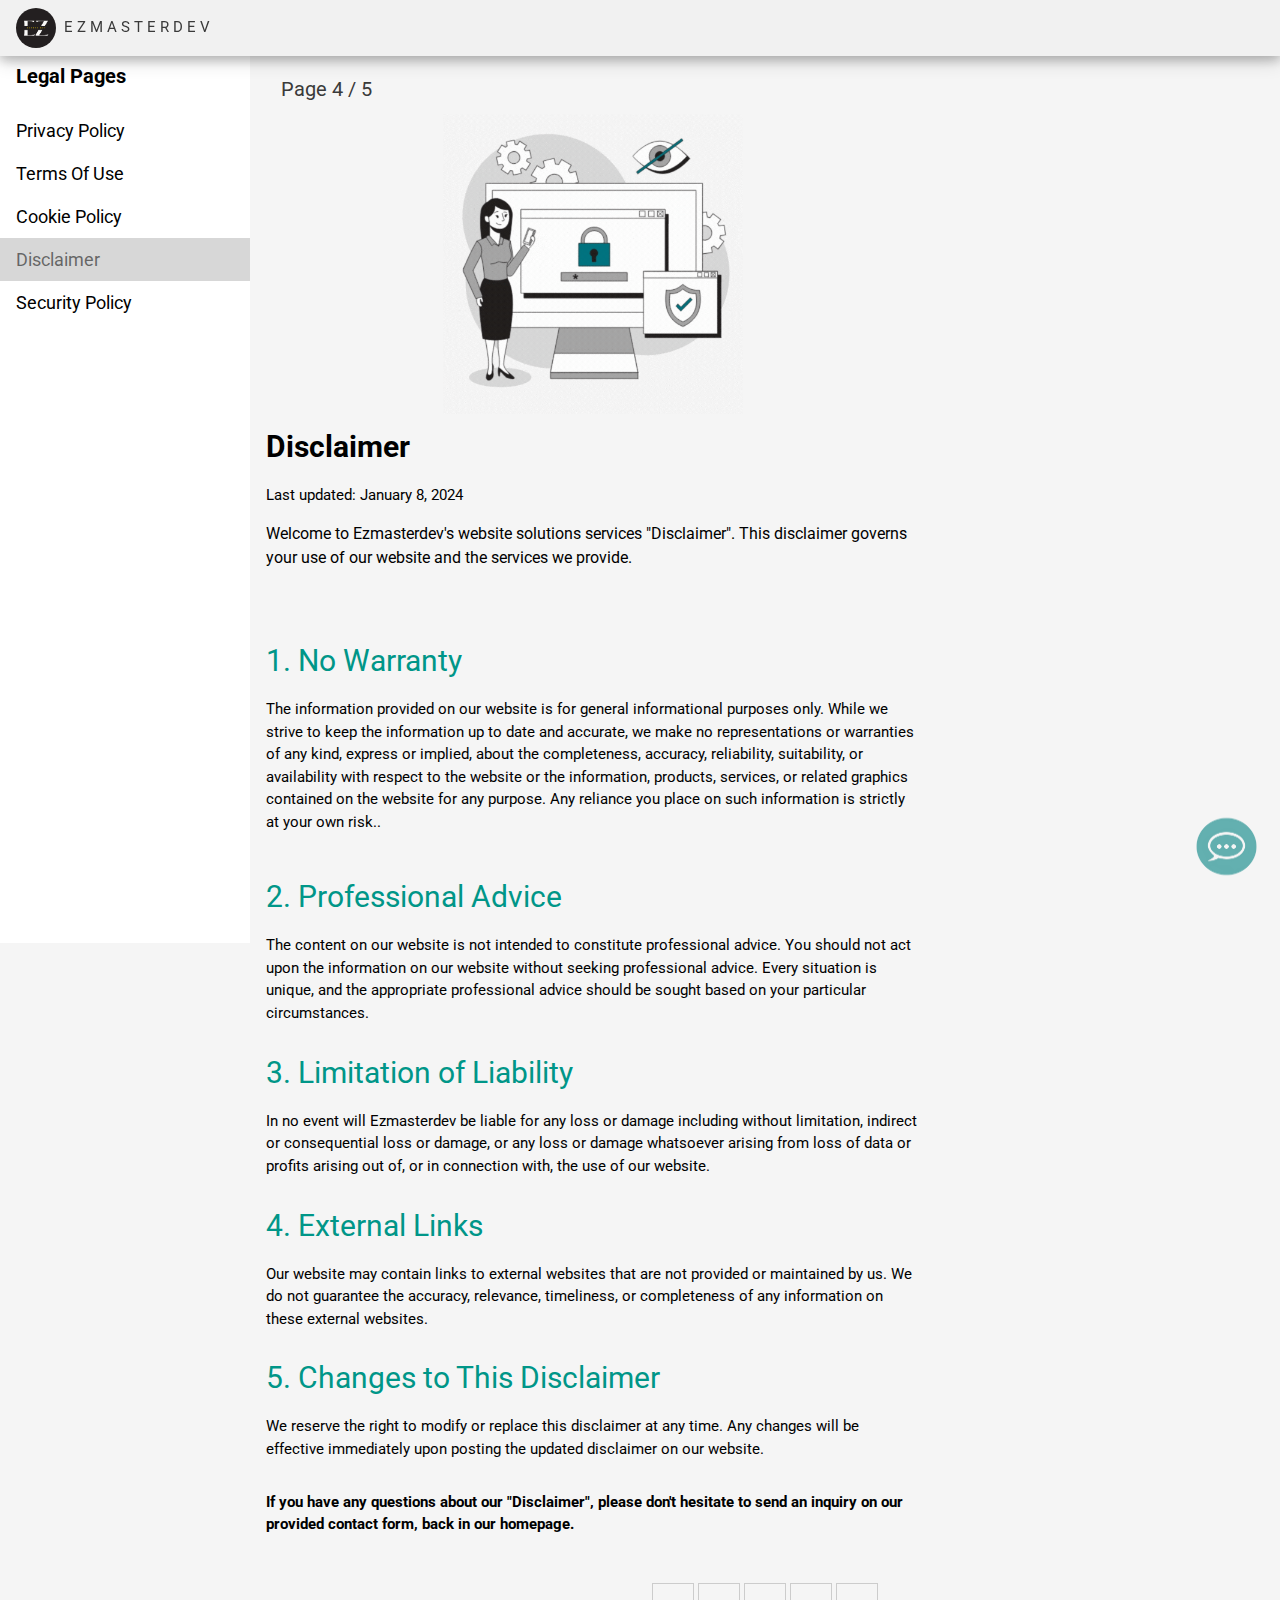
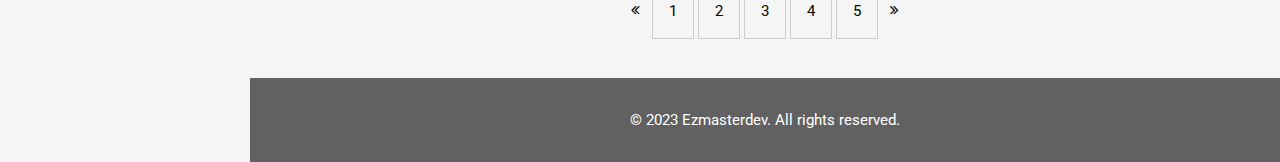
<file: legal-page4.html>
<!DOCTYPE html>
<html lang="en">
<head>
<title>Ezmasterdev | Disclaimer</title>
<meta charset="UTF-8">
<meta name="viewport" content="width=device-width, initial-scale=1">

<!-- Favicon -->
<link rel="apple-touch-icon" sizes="180x180" href="favicon/apple-touch-icon.png">
<link rel="icon" type="image/png" sizes="32x32" href="favicon/favicon-32x32.png">
<link rel="icon" type="image/png" sizes="16x16" href="favicon/favicon-16x16.png">
<link rel="manifest" href="favicon/site.webmanifest">
<link rel="mask-icon" href="favicon/safari-pinned-tab.svg" color="#1d1d1d">
<meta name="msapplication-TileColor" content="#1d1d1d">
<meta name="theme-color" content="#ffffff">

<link rel="stylesheet" href="styles.css">
<link rel="stylesheet" href="https://www.w3schools.com/w3css/4/w3.css">
<link rel="stylesheet" href="https://www.w3schools.com/lib/w3-theme-black.css">
<link rel="stylesheet" href="https://fonts.googleapis.com/css?family=Roboto">
<link rel="stylesheet" href="https://cdnjs.cloudflare.com/ajax/libs/font-awesome/4.7.0/css/font-awesome.min.css">
<style>
html,body,h2,h2,h3,h4,h5,h6 {font-family: "Roboto", sans-serif;}
.w3-sidebar {
  z-index: 3;
  width: 250px;
  top: 43px;
  bottom: 0;
  height: inherit;
}
</style>
</head>
<body style="background-color: whitesmoke;">



<!-- Navbar -->
<div class="w3-top" style="z-index: 100;">
    <div class="w3-bar w3-card-4 w3-top w3-left-align w3-text-dark-gray w3-light-gray">
      <a class="w3-bar-item ez-hide-custom w3-right w3-xlarge" href="javascript:void(0)" onclick="w3_open()"><i class="fa fa-bars"></i></a>
      <a class="w3-bar-item w3-wide" href="index.html" style="text-decoration: none;">
          <img class="w3-circle" src="images/EZ-logo.png" style="height: 40px; width: 40px; padding: 0%;">
          EZMASTERDEV
      </a>
    </div>
</div>



<!-- Sidebar -->
<nav class="w3-sidebar w3-bar-block w3-collapse w3-large w3-theme-l5 w3-animate-left" id="mySidebar">
  <a href="javascript:void(0)" onclick="w3_close()" class="w3-right w3-xlarge w3-padding-large w3-hide-large " title="Close Menu">
    <i class="fa fa-remove"></i>
  </a>
  <h4 class="w3-bar-item"><b>Legal Pages</b></h4>
  <a class="w3-bar-item w3-button w3-hover-opacity" href="legal-page1.html">Privacy Policy</a>
  <a class="w3-bar-item w3-button w3-hover-opacity" href="legal-page2.html">Terms Of Use</a>
  <a class="w3-bar-item w3-button w3-hover-opacity" href="legal-page3.html">Cookie Policy</a>
  <div class="w3-bar-item w3-opacity" style="background-color: rgb(190, 190, 190)">Disclaimer</div>
  <a class="w3-bar-item w3-button w3-hover-opacity" href="legal-page5.html">Security Policy</a>
</nav>



<!-- Overlay effect when opening sidebar on small screens -->
<div class="w3-overlay w3-hide-large" onclick="w3_close()" style="cursor:pointer" title="close side menu" id="myOverlay"></div>



<!-- Main content: shift it to the right by 250 pixels when the sidebar is visible -->
<div class="w3-main" style="margin-left:250px">



<!-- Chat START -->
<a href="https://m.me/107574925646569" target="_blank">
  <div class="chat-button w3-circle w3-opacity w3-hover-opacity-off ez-trans" title="Chat with us" style=" cursor: pointer;">
    <img src="images/chat.png" width="75px" height="75px">
  </div>
</a>
<!-- Chat END -->



<!-- Contents -->
<div>
    <div class="w3-row" style="padding-top: 64px; padding-bottom: 32px;">
      <h4 class="w3-text-dark-grey" style="padding-left: 3%;">Page 4 / 5</h4>
      <div class="w3-row">
        <div class="w3-twothird w3-container w3-center">
          <img src="images/legal-pages.gif" style="width:300px; padding: 0;">
        </div>
      </div>
      <div class="w3-twothird w3-container">
        <h2 class="w3-text-black"><b>Disclaimer</b></h2>
        <p>Last updated: January 8, 2024</p>
        <h6>Welcome to Ezmasterdev's website solutions services "Disclaimer". This disclaimer governs your use of our website and the services we provide.</h6>
      </div>
    </div>
    
      <div class="w3-row w3-padding-16">
        <div class="w3-twothird w3-container">
          <h2 class="w3-text-teal">1. No Warranty</h2>
          <p>The information provided on our website is for general informational purposes only. While we strive to keep the information up to date and accurate, we make no representations or warranties of any kind, express or implied, about the completeness, accuracy, reliability, suitability, or availability with respect to the website or the information, products, services, or related graphics contained on the website for any purpose. Any reliance you place on such information is strictly at your own risk..</p>
        </div>
      </div>
    
      <div class="w3-row">
        <div class="w3-twothird w3-container">
          <h2 class="w3-text-teal">2. Professional Advice</h2>
          <p>The content on our website is not intended to constitute professional advice. You should not act upon the information on our website without seeking professional advice. Every situation is unique, and the appropriate professional advice should be sought based on your particular circumstances.</p>
        </div>
      </div>
    
      <div class="w3-row">
        <div class="w3-twothird w3-container">
          <h2 class="w3-text-teal">3. Limitation of Liability</h2>
          <p>In no event will Ezmasterdev be liable for any loss or damage including without limitation, indirect or consequential loss or damage, or any loss or damage whatsoever arising from loss of data or profits arising out of, or in connection with, the use of our website.</p>
        </div>
      </div>

      <div class="w3-row">
        <div class="w3-twothird w3-container">
          <h2 class="w3-text-teal">4. External Links</h2>
          <p>Our website may contain links to external websites that are not provided or maintained by us. We do not guarantee the accuracy, relevance, timeliness, or completeness of any information on these external websites.</p>
        </div>
      </div>

      <div class="w3-row">
        <div class="w3-twothird w3-container">
          <h2 class="w3-text-teal">5. Changes to This Disclaimer</h2>
          <p>We reserve the right to modify or replace this disclaimer at any time. Any changes will be effective immediately upon posting the updated disclaimer on our website.</p>
        </div>
      </div>
    
      <div class="w3-row">
        <div class="w3-twothird w3-container">
          <p><b>If you have any questions about our "Disclaimer", please don't hesitate to send an inquiry on our provided contact form, back in our homepage.</b></p>
        </div>
      </div>
</div>
  


<!-- Pagination -->
<div class="w3-center w3-padding-32">
  <div class="w3-bar">
      <i class="fa fa-angle-double-left"></i>
      &nbsp;
      <a class="w3-button w3-border w3-hover-opacity ez-trans" href="legal-page1.html">1</a>
      <a class="w3-button w3-border w3-hover-opacity ez-trans" href="legal-page2.html">2</a>
      <a class="w3-button w3-border w3-hover-opacity ez-trans" href="legal-page3.html">3</a>
      <a class="w3-button w3-border ez-trans" href="">4</a>
      <a class="w3-button w3-border w3-hover-opacity ez-trans" href="legal-page5.html">5</a>
      &nbsp;
      <i class="fa fa-angle-double-right ez-trans"></i>
  </div>
</div>



<!-- Footer -->
<div class="w3-dark-gray w3-center w3-padding-16">
  <p>© 2023 Ezmasterdev. All rights reserved.</p>
</div>



<!-- END MAIN -->
</div>

<script>
  // Slide show
  var slideIndex2 = 1;
  showDivs(slideIndex2);
  
  function plusDivs(n) {
      showDivs(slideIndex2 += n);
  }
  
  function currentDiv(n) {
      showDivs(slideIndex2 = n);
  }
  
  function showDivs(n) {
      var i;
      var x = document.getElementsByClassName("mySlides");
      var dots = document.getElementsByClassName("demo");
      if (n > x.length) {slideIndex2 = 1}    
      if (n < 1) {slideIndex2 = x.length}
      for (i = 0; i < x.length; i++) {
      x[i].style.display = "none";  
      }
      for (i = 0; i < dots.length; i++) {
      dots[i].className = dots[i].className.replace(" w3-red", "");
      }
      x[slideIndex2-1].style.display = "block";  
      dots[slideIndex2-1].className += " w3-red";
  }
</script>
<script>
  // Used to toggle the menu on small screens when clicking on the menu button
  function myFunction() {
      var x = document.getElementById("navDemo");
      if (x.className.indexOf("w3-show") == -1) {
      x.className += " w3-show";
      } else { 
      x.className = x.className.replace(" w3-show", "");
      }
  }

  // Modal Image Gallery
  function onClick(element) {
      document.getElementById("img01").src = element.src;
      document.getElementById("modal01").style.display = "block";
      var captionText = document.getElementById("caption");
      captionText.innerHTML = element.alt;
  }
  // Loader
  document.addEventListener("DOMContentLoaded", function () {
  // Hide the loading screen when the content is fully loaded
  setTimeout(function () {
      document.querySelector('.loading-screen').style.display = 'none';
  }, 2000); // Adjust the time as needed
  });
</script>
<script>
// Get the Sidebar
var mySidebar = document.getElementById("mySidebar");

// Get the DIV with overlay effect
var overlayBg = document.getElementById("myOverlay");

// Toggle between showing and hiding the sidebar, and add overlay effect
function w3_open() {
  if (mySidebar.style.display === 'block') {
    mySidebar.style.display = 'none';
    overlayBg.style.display = "none";
  } else {
    mySidebar.style.display = 'block';
    overlayBg.style.display = "block";
  }
}

// Close the sidebar with the close button
function w3_close() {
  mySidebar.style.display = "none";
  overlayBg.style.display = "none";
}
</script>

</body>
</html>
</file>
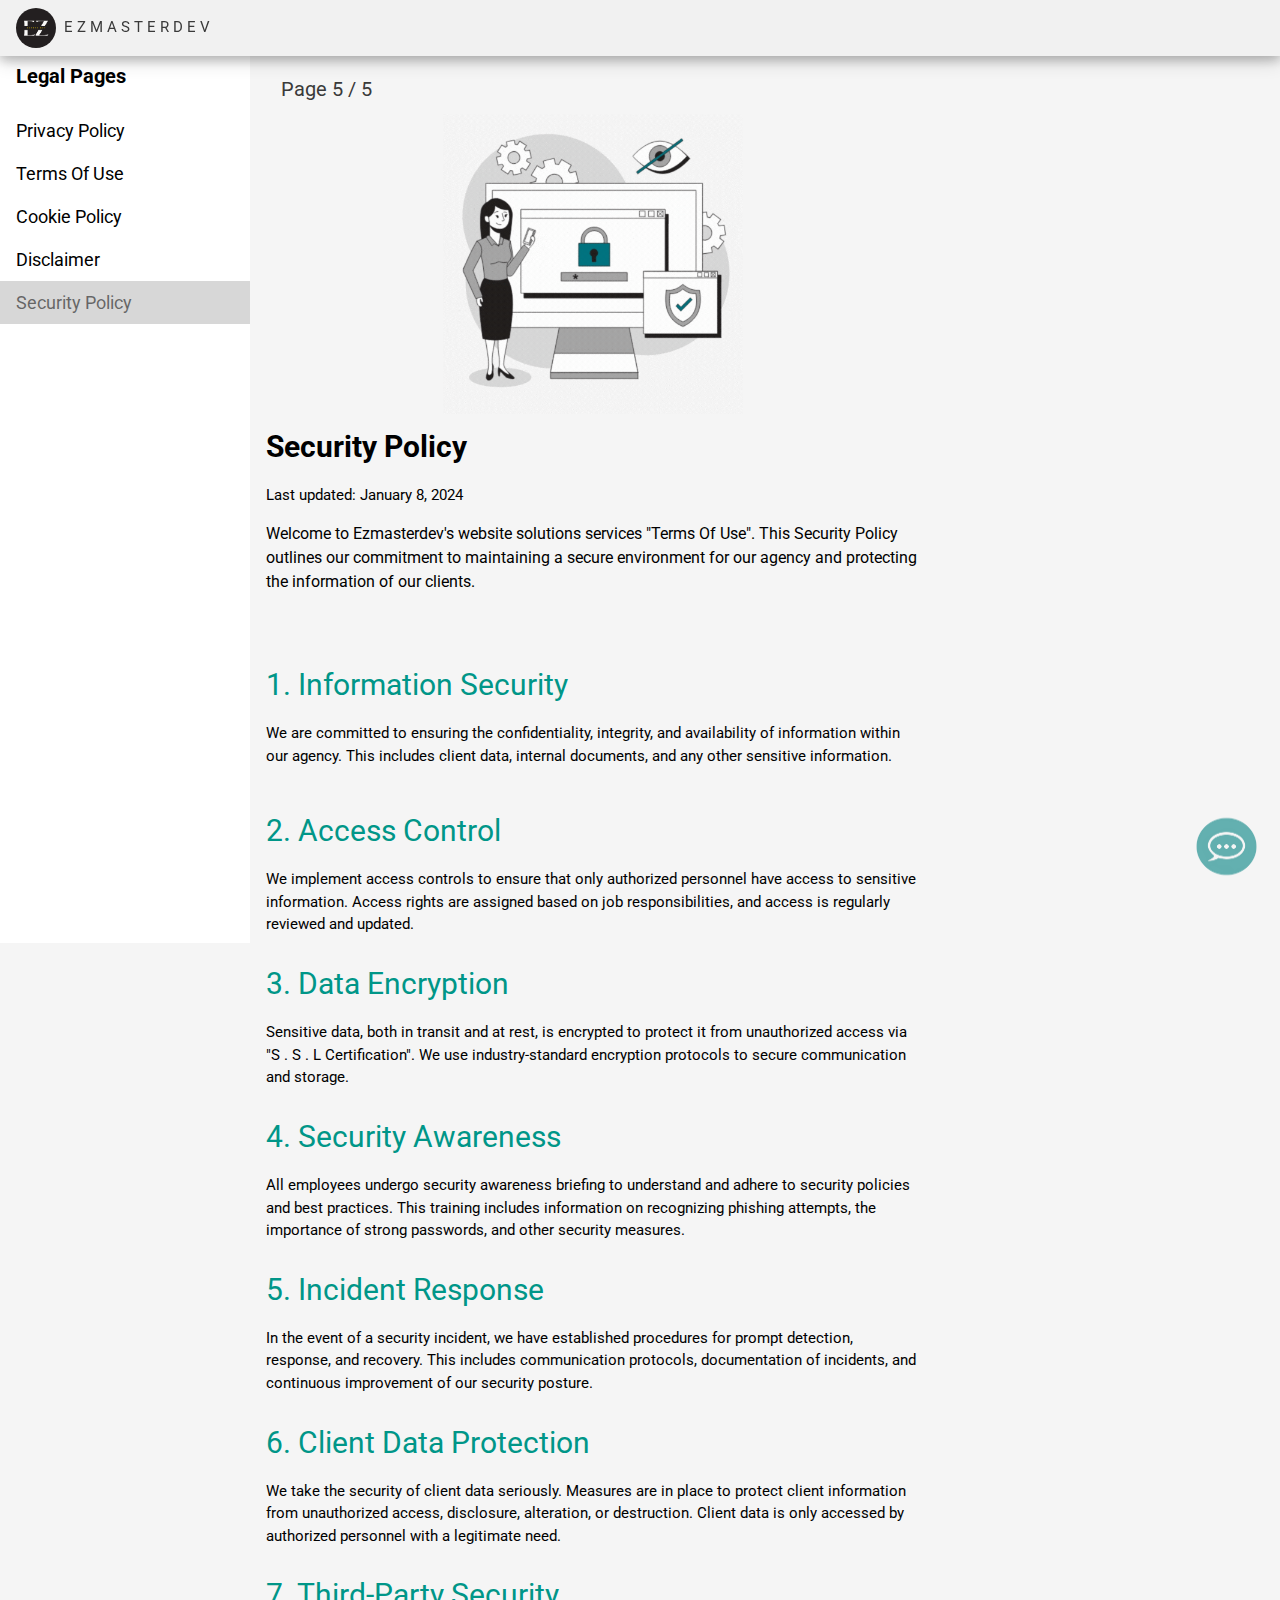
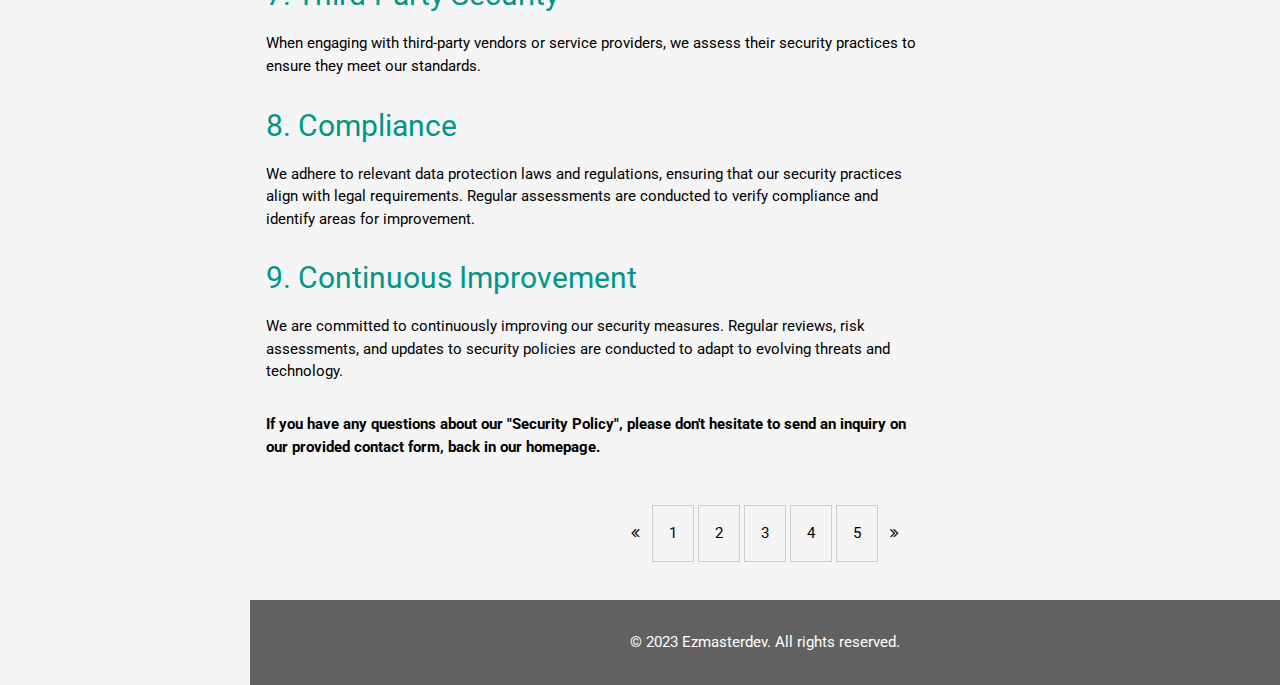
<file: legal-page5.html>
<!DOCTYPE html>
<html lang="en">
<head>
<title>Ezmasterdev | Security Policy</title>
<meta charset="UTF-8">
<meta name="viewport" content="width=device-width, initial-scale=1">

<!-- Favicon -->
<link rel="apple-touch-icon" sizes="180x180" href="favicon/apple-touch-icon.png">
<link rel="icon" type="image/png" sizes="32x32" href="favicon/favicon-32x32.png">
<link rel="icon" type="image/png" sizes="16x16" href="favicon/favicon-16x16.png">
<link rel="manifest" href="favicon/site.webmanifest">
<link rel="mask-icon" href="favicon/safari-pinned-tab.svg" color="#1d1d1d">
<meta name="msapplication-TileColor" content="#1d1d1d">
<meta name="theme-color" content="#ffffff">

<link rel="stylesheet" href="styles.css">
<link rel="stylesheet" href="https://www.w3schools.com/w3css/4/w3.css">
<link rel="stylesheet" href="https://www.w3schools.com/lib/w3-theme-black.css">
<link rel="stylesheet" href="https://fonts.googleapis.com/css?family=Roboto">
<link rel="stylesheet" href="https://cdnjs.cloudflare.com/ajax/libs/font-awesome/4.7.0/css/font-awesome.min.css">
<style>
html,body,h2,h2,h3,h4,h5,h6 {font-family: "Roboto", sans-serif;}
.w3-sidebar {
  z-index: 3;
  width: 250px;
  top: 43px;
  bottom: 0;
  height: inherit;
}
</style>
</head>
<body style="background-color: whitesmoke;">



<!-- Navbar -->
<div class="w3-top" style="z-index: 100;">
    <div class="w3-bar w3-card-4 w3-top w3-left-align w3-text-dark-gray w3-light-gray">
      <a class="w3-bar-item ez-hide-custom w3-right w3-xlarge" href="javascript:void(0)" onclick="w3_open()"><i class="fa fa-bars"></i></a>
      <a class="w3-bar-item w3-wide" href="index.html" style="text-decoration: none;">
          <img class="w3-circle" src="images/EZ-logo.png" style="height: 40px; width: 40px; padding: 0%;">
          EZMASTERDEV
      </a>
    </div>
  </div>



<!-- Sidebar -->
<nav class="w3-sidebar w3-bar-block w3-collapse w3-large w3-theme-l5 w3-animate-left" id="mySidebar">
  <a href="javascript:void(0)" onclick="w3_close()" class="w3-right w3-xlarge w3-padding-large w3-hide-large " title="Close Menu">
    <i class="fa fa-remove"></i>
  </a>
  <h4 class="w3-bar-item"><b>Legal Pages</b></h4>
  <a class="w3-bar-item w3-button w3-hover-opacity" href="legal-page1.html">Privacy Policy</a>
  <a class="w3-bar-item w3-button w3-hover-opacity" href="legal-page2.html">Terms Of Use</a>
  <a class="w3-bar-item w3-button w3-hover-opacity" href="legal-page3.html">Cookie Policy</a>
  <a class="w3-bar-item w3-button w3-hover-opacity" href="legal-page4.html">Disclaimer</a>
  <div class="w3-bar-item w3-opacity" style="background-color: rgb(190, 190, 190)">Security Policy</div>
</nav>



<!-- Overlay effect when opening sidebar on small screens -->
<div class="w3-overlay w3-hide-large" onclick="w3_close()" style="cursor:pointer" title="close side menu" id="myOverlay"></div>



<!-- Main content: shift it to the right by 250 pixels when the sidebar is visible -->
<div class="w3-main" style="margin-left:250px">



<!-- Chat START -->
<a href="https://m.me/107574925646569" target="_blank">
  <div class="chat-button w3-circle w3-opacity w3-hover-opacity-off ez-trans" title="Chat with us" style=" cursor: pointer;">
    <img src="images/chat.png" width="75px" height="75px">
  </div>
</a>
<!-- Chat END -->



<!-- Contents -->
<div>
    <div class="w3-row" style="padding-top: 64px; padding-bottom: 32px;">
      <h4 class="w3-text-dark-grey" style="padding-left: 3%;">Page 5 / 5</h4>
      <div class="w3-row">
        <div class="w3-twothird w3-container w3-center">
          <img src="images/legal-pages.gif" style="width:300px; padding: 0;">
        </div>
      </div>
      <div class="w3-twothird w3-container">
        <h2 class="w3-text-black"><b>Security Policy</b></h2>
        <p>Last updated: January 8, 2024</p>
        <h6>Welcome to Ezmasterdev's website solutions services "Terms Of Use". This Security Policy outlines our commitment to maintaining a secure environment for our agency and protecting the information of our clients.</h6>
      </div>
    </div>
    
      <div class="w3-row w3-padding-16">
        <div class="w3-twothird w3-container">
          <h2 class="w3-text-teal">1. Information Security</h2>
          <p>We are committed to ensuring the confidentiality, integrity, and availability of information within our agency. This includes client data, internal documents, and any other sensitive information.</p>
        </div>
      </div>
    
      <div class="w3-row">
        <div class="w3-twothird w3-container">
          <h2 class="w3-text-teal">2. Access Control</h2>
          <p>We implement access controls to ensure that only authorized personnel have access to sensitive information. Access rights are assigned based on job responsibilities, and access is regularly reviewed and updated.</p>
        </div>
      </div>
    
      <div class="w3-row">
        <div class="w3-twothird w3-container">
          <h2 class="w3-text-teal">3. Data Encryption</h2>
          <p>Sensitive data, both in transit and at rest, is encrypted to protect it from unauthorized access via "S . S . L Certification". We use industry-standard encryption protocols to secure communication and storage.</p>
        </div>
      </div>

      <div class="w3-row">
        <div class="w3-twothird w3-container">
          <h2 class="w3-text-teal">4. Security Awareness</h2>
          <p>All employees undergo security awareness briefing to understand and adhere to security policies and best practices. This training includes information on recognizing phishing attempts, the importance of strong passwords, and other security measures.</p>
        </div>
      </div>

      <div class="w3-row">
        <div class="w3-twothird w3-container">
          <h2 class="w3-text-teal">5. Incident Response</h2>
          <p>In the event of a security incident, we have established procedures for prompt detection, response, and recovery. This includes communication protocols, documentation of incidents, and continuous improvement of our security posture.</p>
        </div>
      </div>

      <div class="w3-row">
        <div class="w3-twothird w3-container">
          <h2 class="w3-text-teal">6. Client Data Protection</h2>
          <p>We take the security of client data seriously. Measures are in place to protect client information from unauthorized access, disclosure, alteration, or destruction. Client data is only accessed by authorized personnel with a legitimate need.</p>
        </div>
      </div>

      <div class="w3-row">
        <div class="w3-twothird w3-container">
          <h2 class="w3-text-teal">7. Third-Party Security</h2>
          <p>When engaging with third-party vendors or service providers, we assess their security practices to ensure they meet our standards.</p>
        </div>
      </div>

      <div class="w3-row">
        <div class="w3-twothird w3-container">
          <h2 class="w3-text-teal">8. Compliance</h2>
          <p>We adhere to relevant data protection laws and regulations, ensuring that our security practices align with legal requirements. Regular assessments are conducted to verify compliance and identify areas for improvement.</p>
        </div>
      </div>

      <div class="w3-row">
        <div class="w3-twothird w3-container">
          <h2 class="w3-text-teal">9. Continuous Improvement</h2>
          <p>We are committed to continuously improving our security measures. Regular reviews, risk assessments, and updates to security policies are conducted to adapt to evolving threats and technology.</p>
        </div>
      </div>
    
      <div class="w3-row">
        <div class="w3-twothird w3-container">
          <p><b>If you have any questions about our "Security Policy", please don't hesitate to send an inquiry on our provided contact form, back in our homepage.</b></p>
        </div>
      </div>
</div>
  


<!-- Pagination -->
<div class="w3-center w3-padding-32">
  <div class="w3-bar">
      <i class="fa fa-angle-double-left"></i>
      &nbsp;
      <a class="w3-button w3-border w3-hover-opacity ez-trans" href="legal-page1.html">1</a>
      <a class="w3-button w3-border w3-hover-opacity ez-trans" href="legal-page2.html">2</a>
      <a class="w3-button w3-border w3-hover-opacity ez-trans" href="legal-page3.html">3</a>
      <a class="w3-button w3-border w3-hover-opacity ez-trans" href="legal-page4.html">4</a>
      <a class="w3-button w3-border ez-trans" href="">5</a>
      &nbsp;
      <i class="fa fa-angle-double-right ez-trans"></i>
  </div>
</div>



<!-- Footer -->
<div class="w3-dark-gray w3-center w3-padding-16">
  <p>© 2023 Ezmasterdev. All rights reserved.</p>
</div>



<!-- END MAIN -->
</div>

<script>
  // Slide show
  var slideIndex2 = 1;
  showDivs(slideIndex2);
  
  function plusDivs(n) {
      showDivs(slideIndex2 += n);
  }
  
  function currentDiv(n) {
      showDivs(slideIndex2 = n);
  }
  
  function showDivs(n) {
      var i;
      var x = document.getElementsByClassName("mySlides");
      var dots = document.getElementsByClassName("demo");
      if (n > x.length) {slideIndex2 = 1}    
      if (n < 1) {slideIndex2 = x.length}
      for (i = 0; i < x.length; i++) {
      x[i].style.display = "none";  
      }
      for (i = 0; i < dots.length; i++) {
      dots[i].className = dots[i].className.replace(" w3-red", "");
      }
      x[slideIndex2-1].style.display = "block";  
      dots[slideIndex2-1].className += " w3-red";
  }
</script>
<script>
  // Used to toggle the menu on small screens when clicking on the menu button
  function myFunction() {
      var x = document.getElementById("navDemo");
      if (x.className.indexOf("w3-show") == -1) {
      x.className += " w3-show";
      } else { 
      x.className = x.className.replace(" w3-show", "");
      }
  }

  // Modal Image Gallery
  function onClick(element) {
      document.getElementById("img01").src = element.src;
      document.getElementById("modal01").style.display = "block";
      var captionText = document.getElementById("caption");
      captionText.innerHTML = element.alt;
  }
  // Loader
  document.addEventListener("DOMContentLoaded", function () {
  // Hide the loading screen when the content is fully loaded
  setTimeout(function () {
      document.querySelector('.loading-screen').style.display = 'none';
  }, 2000); // Adjust the time as needed
  });
</script>
<script>
// Get the Sidebar
var mySidebar = document.getElementById("mySidebar");

// Get the DIV with overlay effect
var overlayBg = document.getElementById("myOverlay");

// Toggle between showing and hiding the sidebar, and add overlay effect
function w3_open() {
  if (mySidebar.style.display === 'block') {
    mySidebar.style.display = 'none';
    overlayBg.style.display = "none";
  } else {
    mySidebar.style.display = 'block';
    overlayBg.style.display = "block";
  }
}

// Close the sidebar with the close button
function w3_close() {
  mySidebar.style.display = "none";
  overlayBg.style.display = "none";
}
</script>

</body>
</html>
</file>
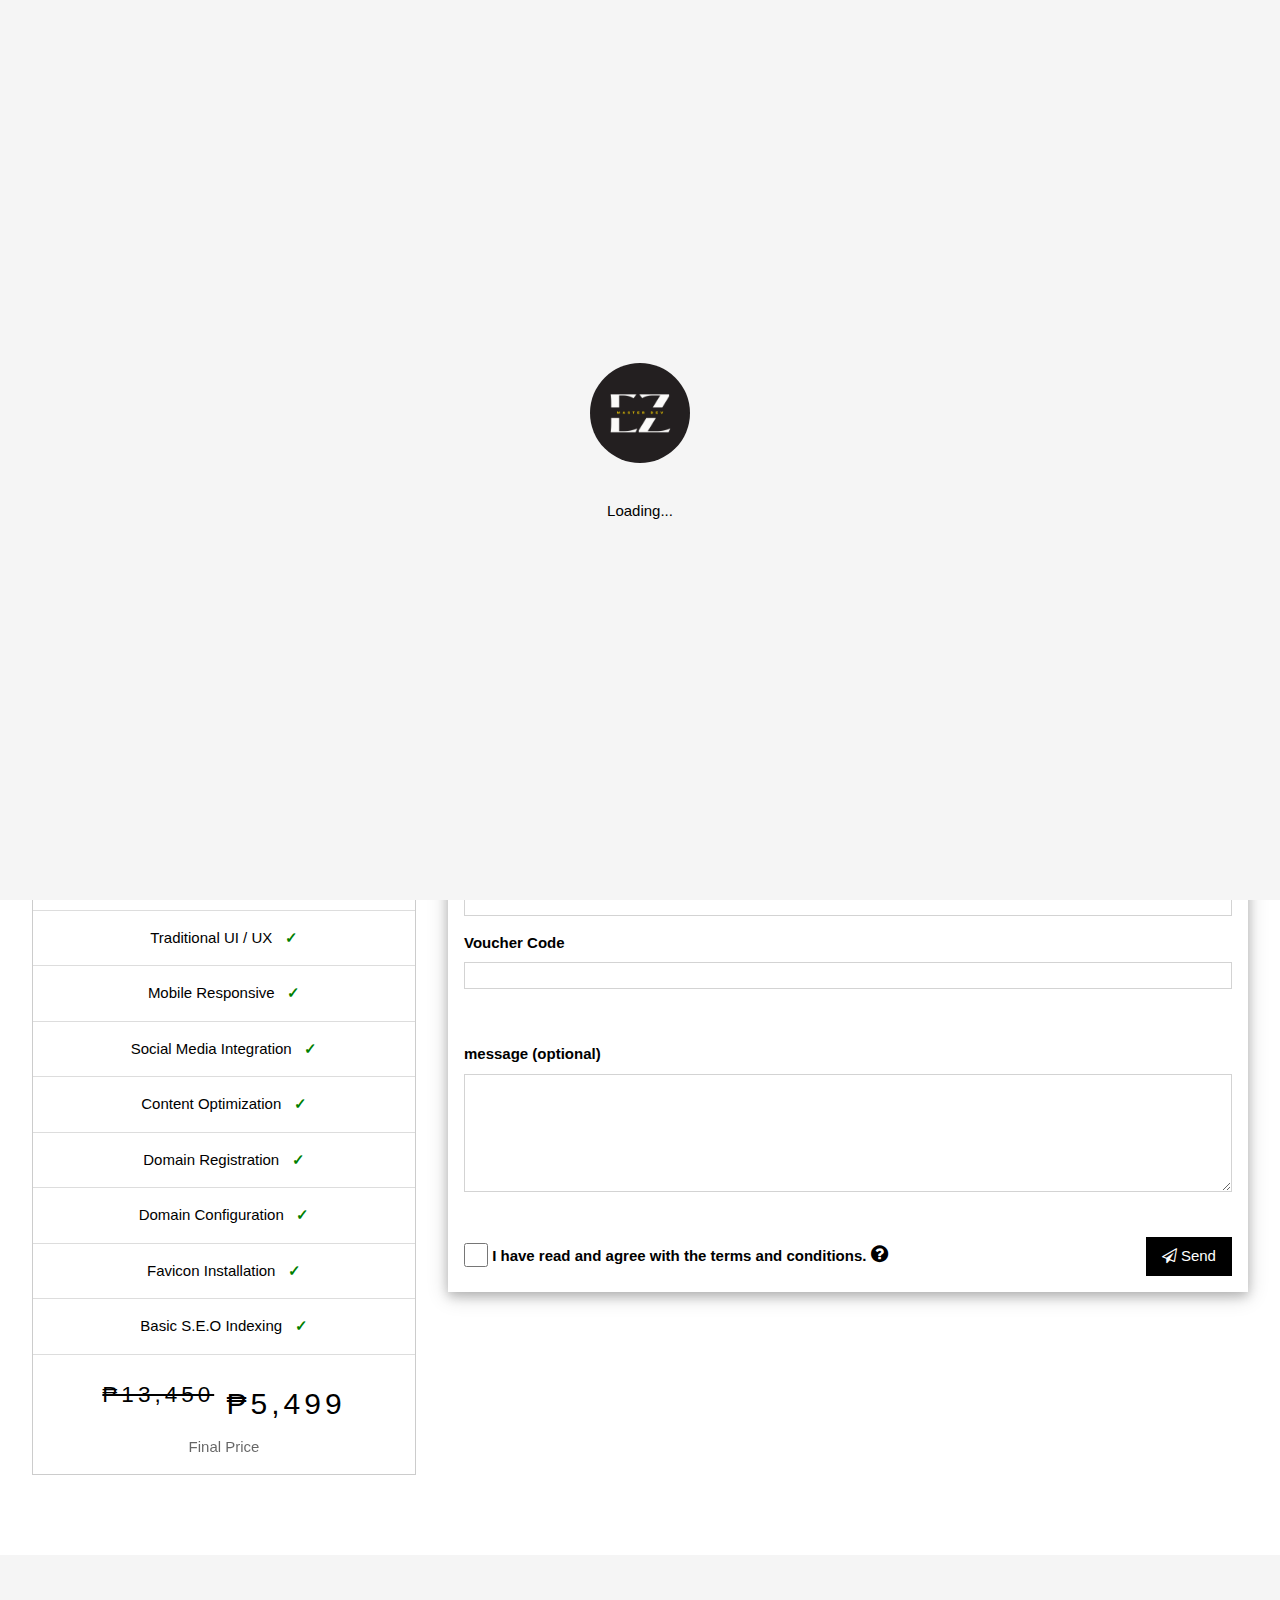
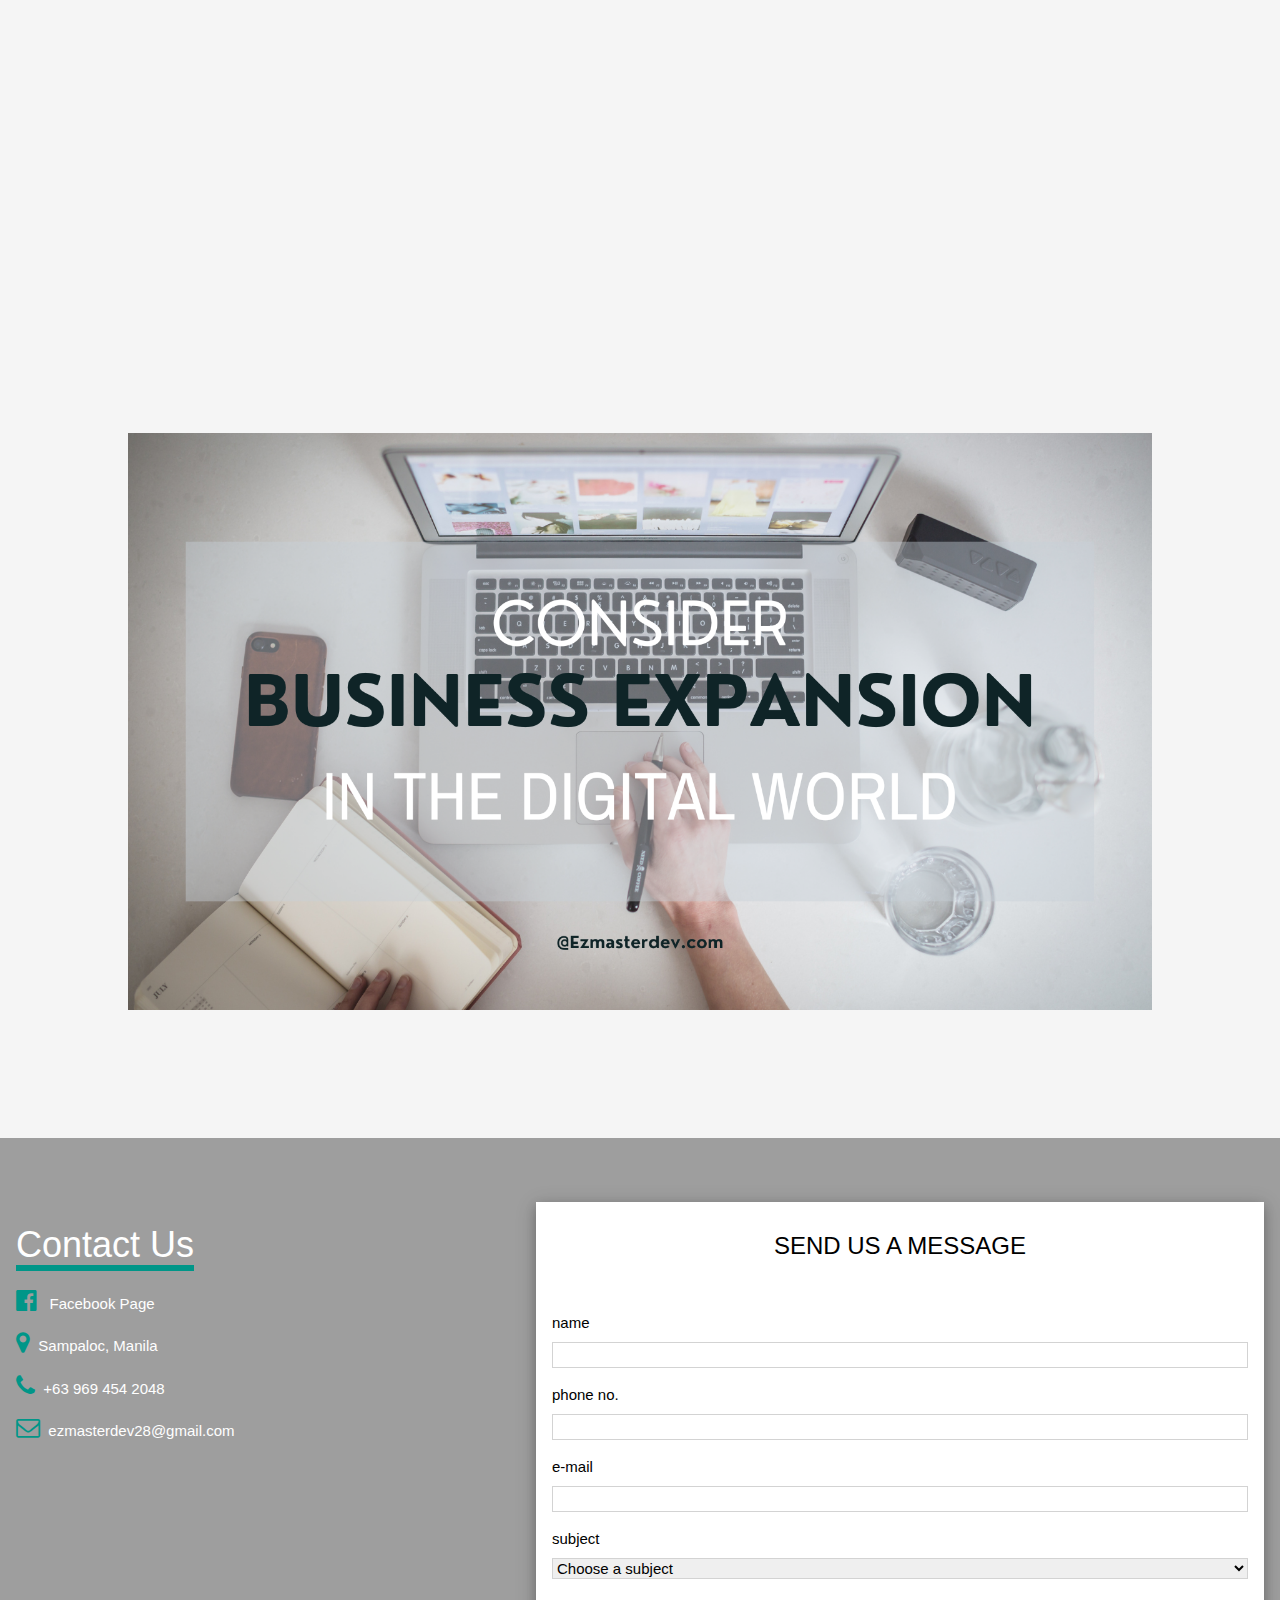
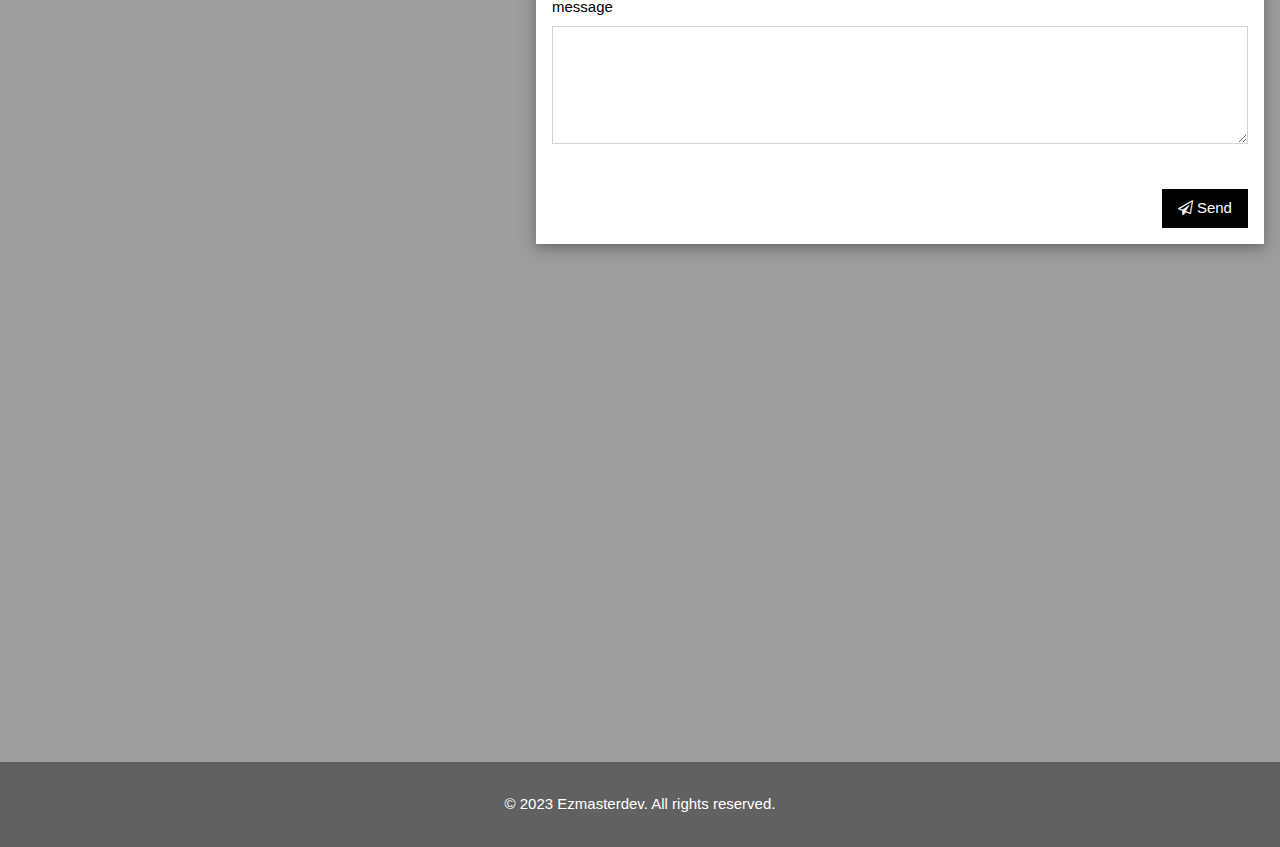
<file: silver-package.html>
<!DOCTYPE html>

<html>

    <head>
        <title>Ezmasterdev | Silver Package</title>

        <!-- Meta -->
        <meta charset="UTF-8">
        <meta name="viewport" content="width=device-width, initial-scale=1">
        
        <!-- Favicon -->
        <link rel="apple-touch-icon" sizes="180x180" href="favicon/apple-touch-icon.png">
        <link rel="icon" type="image/png" sizes="32x32" href="favicon/favicon-32x32.png">
        <link rel="icon" type="image/png" sizes="16x16" href="favicon/favicon-16x16.png">
        <link rel="manifest" href="favicon/site.webmanifest">
        <link rel="mask-icon" href="favicon/safari-pinned-tab.svg" color="#1d1d1d">
        <meta name="msapplication-TileColor" content="#1d1d1d">
        <meta name="theme-color" content="#ffffff">

        <!-- CSS -->
        <link rel="stylesheet" href="styles.css">
        <link rel="stylesheet" href="https://www.w3schools.com/w3css/4/w3.css">
        <link rel="stylesheet" href="https://cdnjs.cloudflare.com/ajax/libs/font-awesome/4.7.0/css/font-awesome.min.css">

        <!-- JS -->
        <script src="https://www.w3schools.com/lib/w3.js"></script>

    </head>

<body style="background-color: whitesmoke">



<!-- Loading Screen -->
<div class="loading-screen">
    <div class="bounce-container">
        <img src="images/EZ-logo.png" alt="Bouncing Image" class="bouncing-image">
    </div>
    <br>
    <p>Loading...</p>
</div>



<!-- Navbar START -->
<div class="w3-top">
  <div class="w3-bar w3-card-4 w3-left-align w3-text-white ez-glass">
    <div class="w3-left">
      <a href="index.html" class="w3-bar-item w3-wide" style="text-decoration: none;">
        <img class="w3-circle" src="images/EZ-logo.png" style="height: 40px; width: 40px; padding: 0%;">
        <span class="w3-text-white">EZMASTERDEV</span>
      </a>
    </div>
  </div>
</div>
<!-- Navbar END -->



<!-- Header START -->
<header class="w3-container w3-black w3-center fade" style="padding:128px 16px; background: url(images/Jumbotron.png);">
    <h1 class="w3-margin w3-jumbo" style="color: silver;">SILVER PACKAGE</h1>
    <a href="#content1" class="w3-button ez-hollow w3-padding-large w3-large w3-margin-top ez-trans ez-hide-small">Get Started</a>
    <a href="#content2" class="w3-button ez-hollow w3-padding-large w3-large w3-margin-top ez-trans ez-hide-medium">Get Started</a>
</header>
<!-- Header END -->



<!-- Chat START -->
<a href="https://m.me/107574925646569" target="_blank">
  <div class="chat-button w3-circle w3-opacity w3-hover-opacity-off ez-trans" title="Chat with us" style=" cursor: pointer;">
    <img src="images/chat.png" width="75px" height="75px">
  </div>
 </a>
 <!-- Chat END -->



<!-- content START -->
<div class="w3-container w3-padding-64 w3-theme-l5 w3-white ez-hide-small" id="content1">
    <div class="w3-row">
        <div class="w3-third">
            <div class="w3-margin w3-center">
                <ul class="w3-ul w3-border w3-hover-shadow ez-box">
                    <li class="w3-theme" style="background-color: black;">
                    <p class="w3-xlarge" style="color: silver;">Silver</p>
                    </li>
                    <li class="w3-padding-16 ">5 Pages Website</li>
                    <li class="w3-padding-16 ">Unlimited Sections &nbsp; <span style="color: green;"><b> &#10003;</b></span></li>
                    <li class="w3-padding-16 ">3 Revision Tokens &nbsp; <span style="color: green;"><b> &#10003;</b></span></li>
                    <li class="w3-padding-16 ">3 Months <b>FREE</b> Hosting &nbsp; <span style="color: green;"><b> &#10003;</b></span></li>
                    <li class="w3-padding-16 ">3 Months <b>FREE</b> S.S.L &nbsp; <span style="color: green;"><b> &#10003;</b></span></li>
                    <li class="w3-padding-16 ">Traditional UI / UX &nbsp; <span style="color: green;"><b> &#10003;</b></span></li>
                    <li class="w3-padding-16 ">Mobile Responsive &nbsp; <span style="color: green;"><b> &#10003;</b></span></li>
                    <li class="w3-padding-16 ">Social Media Integration &nbsp; <span style="color: green;"><b> &#10003;</b></span></li>
                    <li class="w3-padding-16 ">Content Optimization &nbsp; <span style="color: green;"><b> &#10003;</b></span></li>
                    <li class="w3-padding-16 ">Domain Registration &nbsp; <span style="color: green;"><b> &#10003;</b></span></li>
                    <li class="w3-padding-16 ">Domain Configuration &nbsp; <span style="color: green;"><b> &#10003;</b></span></li>
                    <li class="w3-padding-16 ">Favicon Installation &nbsp; <span style="color: green;"><b> &#10003;</b></span></li>
                    <li class="w3-padding-16 ">Basic S.E.O Indexing &nbsp; <span style="color: green;"><b> &#10003;</b></span></li>
          
                    <li class="w3-padding-16">
                    <h2 class="w3-wide"><sup><s>&#8369;13,450</s></sup> &#8369;5,499</h2>
                    <span class="w3-opacity">Final Price</span>
                    </li>
                </ul>
            </div>
        </div>
        <div class="w3-twothird">
            <div class="w3-margin">
              <form class="w3-container w3-card-4 w3-padding-16 w3-white ez-box" action="https://formsubmit.co/c190ecbe34c5ccb278e3607958e7e4b7" method="POST">
                <h3 class="w3-center">FILL OUT THE FORM</h3>
                <br>
                <div class="w3-section">      
                  <label><b>name</b></label>
                  <input class="textbox" type="text" name="name" required>
                </div>
                <div class="w3-section">      
                    <label><b>business/company</b></label>
                    <input class="textbox" type="text" name="business/company" required>
                </div>
                <div class="w3-section">      
                  <label><b>phone no.</b></label>
                  <input class="textbox" type="number" name="phone no." required>
                </div>  
                <div class="w3-section">      
                  <label><b>e-mail</b></label>
                  <input class="textbox" type="email" name="e-mail" required>
                </div>
                <div class="w3-section">      
                  <input class="textbox" type="hidden" name="subject" value="Silver Package">
                </div>
                <div class="w3-section">
                  <label><b>Voucher Code</b></label>
                  <input class="textbox" type="text" name="Voucher">
                </div>
                <br>
                <div class="w3-section">      
                    <label><b>message (optional)</b></label>
                    <textarea class="textbox" rows="5" name="message"></textarea>
                </div>
                <br>  
                <input class="w3-check" type="checkbox" name="Like" required>
                <label><b>I have read and agree with the terms and conditions.</b> <a href="legal-page1.html" title="Learn more" style="cursor: pointer;" class="w3-hover-opacity ez-trans"><i style="font-size:20px" class="fa">&#xf059;</i></a></label>
                <button type="submit" class="w3-button w3-right w3-theme w3-black ez-trans"><i class="fa fa-paper-plane-o"></i> Send</button>
              </form>
            </div>
            <!--
              <div class="w3-margin">
                <div class="w3-container w3-card-4 w3-padding-16 w3-white ez-box">
                    <h3 class="w3-center w3-padding" style="border-bottom: solid 2.5px rgb(27, 110, 235)">GCASH PAYMENT</h3>
                    <div class="w3-third">
                        <img src="images/silverqr.png" width="100%" height="auto">
                    </div>
                    <div class="w3-twothird">
                        <h3 style="color: rgb(27, 110, 235);"><b>Silver Plan</b> <span class="w3-text-black"><b>"&#8369;3500.00" </b>(Final Price)</span></h3>
                        <p>Ezmasterdev's website development service, specifically the "<b>SILVER PLAN</b>", includes: 3 (MAX) Pages Website, 5 Revision Tokens, UI / UX Design, Mobile Responsiveness, Domain Registration, <b>FREE</b> Website Hosting, S . E . O, and S . S . L Certification. <b>Scan the QR code with your GCash app to pay.</b></p>
                        <h6><span class="w3-text-dark-gray"><b>MA*L EZ*****L C.</b></span></h6>
                        <p>Mobile No.: 096* ****048<br>User ID: ***********ZCT8Q5</p>
                    </div>
                </div>
            </div>
            -->
        </div>
    </div>
</div>
<div class="w3-container w3-padding-64 w3-theme-l5 w3-white ez-hide-medium" id="content2">
    <div class="w3-row">
        <div class="w3-half">
            <div class="w3-margin w3-center">
                <ul class="w3-ul w3-border w3-hover-shadow ez-box">
                  <li class="w3-theme" style="background-color: black;">
                    <p class="w3-xlarge" style="color: silver;">Silver</p>
                    </li>
                    <li class="w3-padding-16 ">5 Pages Website</li>
                    <li class="w3-padding-16 ">Unlimited Sections &nbsp; <span style="color: green;"><b> &#10003;</b></span></li>
                    <li class="w3-padding-16 ">3 Revision Tokens &nbsp; <span style="color: green;"><b> &#10003;</b></span></li>
                    <li class="w3-padding-16 ">3 Months <b>FREE</b> Hosting &nbsp; <span style="color: green;"><b> &#10003;</b></span></li>
                    <li class="w3-padding-16 ">3 Months <b>FREE</b> S.S.L &nbsp; <span style="color: green;"><b> &#10003;</b></span></li>
                    <li class="w3-padding-16 ">Traditional UI / UX &nbsp; <span style="color: green;"><b> &#10003;</b></span></li>
                    <li class="w3-padding-16 ">Mobile Responsive &nbsp; <span style="color: green;"><b> &#10003;</b></span></li>
                    <li class="w3-padding-16 ">Social Media Integration &nbsp; <span style="color: green;"><b> &#10003;</b></span></li>
                    <li class="w3-padding-16 ">Content Optimization &nbsp; <span style="color: green;"><b> &#10003;</b></span></li>
                    <li class="w3-padding-16 ">Domain Registration &nbsp; <span style="color: green;"><b> &#10003;</b></span></li>
                    <li class="w3-padding-16 ">Domain Configuration &nbsp; <span style="color: green;"><b> &#10003;</b></span></li>
                    <li class="w3-padding-16 ">Favicon Installation &nbsp; <span style="color: green;"><b> &#10003;</b></span></li>
                    <li class="w3-padding-16 ">Basic S.E.O Indexing &nbsp; <span style="color: green;"><b> &#10003;</b></span></li>
          
                    <li class="w3-padding-16">
                    <h2 class="w3-wide"><sup><s>&#8369;13,450</s></sup> &#8369;5,499</h2>
                    <span class="w3-opacity">Final Price</span>
                    </li>
                </ul>
            </div>
        </div>
        <div class="w3-half">
            <div class="w3-margin">
              <form class="w3-container w3-card-4 w3-padding-16 w3-white ez-box" action="https://formsubmit.co/c190ecbe34c5ccb278e3607958e7e4b7" method="POST">
                <h3 class="w3-center">FILL OUT THE FORM</h3>
                <br>
                <div class="w3-section">      
                  <label><b>name</b></label>
                  <input class="textbox" type="text" name="name" required>
                </div>
                <div class="w3-section">      
                    <label><b>business/company</b></label>
                    <input class="textbox" type="text" name="business/company" required>
                </div>
                <div class="w3-section">      
                  <label><b>phone no.</b></label>
                  <input class="textbox" type="number" name="phone no." required>
                </div>  
                <div class="w3-section">      
                  <label><b>e-mail</b></label>
                  <input class="textbox" type="email" name="e-mail" required>
                </div>
                <div class="w3-section">      
                  <input class="textbox" type="hidden" name="subject" value="Silver Package">
                </div>
                <div class="w3-section">
                  <label><b>Voucher Code</b></label>
                  <input class="textbox" type="text" name="Voucher">
                </div>
                <br>
                <div class="w3-section">      
                    <label><b>message (optional)</b></label>
                    <textarea class="textbox" rows="5" name="message"></textarea>
                </div>
                <br>  
                <input class="w3-check" type="checkbox" name="Like" required>
                <label><b>I have read and agree with the terms and conditions.</b> <a href="legal-page1.html" title="Learn more" style="cursor: pointer;" class="w3-hover-opacity ez-trans"><i style="font-size:20px" class="fa">&#xf059;</i></a></label>
                <button type="submit" class="w3-button w3-right w3-theme w3-black ez-trans"><i class="fa fa-paper-plane-o"></i> Send</button>
              </form>
            </div>
            <!--
              <div class="w3-margin">
                <div class="w3-container w3-card-4 w3-padding-16 w3-white ez-box">
                    <h3 class="w3-center w3-padding" style="border-bottom: solid 2.5px rgb(27, 110, 235)">GCASH PAYMENT</h3>
                    <div class="">
                        <img src="images/silverqr.png" width="100%" height="auto">
                    </div>
                    <div class="">
                        <h3 style="color: rgb(27, 110, 235);"><b>Silver Plan</b> <span class="w3-text-black"><b>"&#8369;3500.00" </b>(Final Price)</span></h3>
                        <p>Ezmasterdev's website development service, specifically the "<b>SILVER PLAN</b>", includes: 3 (MAX) Pages Website, 5 Revision Tokens, UI / UX Design, Mobile Responsiveness, Domain Registration, <b>FREE</b> Website Hosting, S . E . O, and S . S . L Certification. <b>Scan the QR code with your GCash app to pay.</b></p>
                        <h6><span class="w3-text-dark-gray"><b>MA*L EZ*****L C.</b></span></h6>
                        <p>Mobile No.: 096* ****048<br>User ID: ***********ZCT8Q5</p>
                    </div>
                </div>
            </div>
            -->
        </div>
    </div>
</div>
<!-- content END -->



<!-- divider2 START-->
<div class="ez-hide-small">
    <div class="window2-2 w3-greyscale"></div>
  </div>
  <div class="ez-hide-medium">
    <div class="window2-2-null w3-greyscale"></div>
  </div>
<!-- divider2 END-->



<!-- bottom-pic START-->
<img src="images/bottom-pic.png" class="w3-image" style="width:100%; padding: 10%;">
<!-- bottom-pic END -->



<!-- message START -->
<div class="w3-container w3-padding-64 w3-theme-l5 w3-gray" id="message">
  <div class="w3-row">
    <div class="w3-col m5">
    <div class="w3-padding-16"><span class="w3-xxlarge w3-border-teal w3-bottombar w3-text-white">Contact Us</span></div>
      <a class="w3-text-white w3-hover-opacity ez-trans" href="https://www.facebook.com/people/Ezmasterdev/100091732606552/" style="text-decoration: none;"><i class="fa fa-facebook-official w3-text-teal w3-xlarge"></i>&nbsp;&nbsp; Facebook Page</a>
      <p class="w3-text-white"><i class="fa fa-map-marker w3-text-teal w3-xlarge"></i>&nbsp;&nbsp;Sampaloc, Manila</p>
      <p class="w3-text-white"><i class="fa fa-phone w3-text-teal w3-xlarge"></i>&nbsp;&nbsp;+63 969 454 2048</p>
      <p class="w3-text-white"><i class="fa fa-envelope-o w3-text-teal w3-xlarge"></i>&nbsp;&nbsp;ezmasterdev28@gmail.com</p>
    </div>
    <div class="w3-col m7">
      <form class="w3-container w3-card-4 w3-padding-16 w3-white" action="https://formsubmit.co/c190ecbe34c5ccb278e3607958e7e4b7" method="POST">
      <h3 class="w3-center">SEND US A MESSAGE</h3>
      <br>
      <div class="w3-section">      
        <label>name</label>
        <input class="textbox" type="text" name="name" required>
      </div>
      <div class="w3-section">      
        <label>phone no.</label>
        <input class="textbox" type="number" name="phone no." required>
      </div>  
      <div class="w3-section">      
        <label>e-mail</label>
        <input class="textbox" type="email" name="e-mail" required>
      </div>
      <div class="w3-section">
        <label>subject</label>
        <select class="textbox" name="subject" required>
          <option value="">Choose a subject</option>
          <option value="Package inquiry">Package inquiry</option>
          <option value="Career opportunity">Career opportunity</option>
          <option value="Business proposal">Business proposal</option>
          <option value="I need assistance">I need assistance</option>
          <option value="I spotted an error">I spotted an error</option>
          <option value="Navigation suggestion">Navigation suggestion</option>
          <option value="Legalities">Legalities</option>
          <option value="Other...">Other...</Other></option>
        </select>
      </div>
      <div class="w3-section">      
        <label>message</label>
        <textarea class="textbox" rows="5" name="message" required></textarea>
    </div>
      <br>  
      <button type="submit" class="w3-button w3-right w3-theme w3-black ez-trans"><i class="fa fa-paper-plane-o"></i> Send</button>
      </form>
    </div>
    <!-- Image of location/map -->
    <iframe src="https://www.google.com/maps/embed?pb=!1m18!1m12!1m3!1d15443.030776881806!2d120.9911014891003!3d14.61287448772447!2m3!1f0!2f0!3f0!3m2!1i1024!2i768!4f13.1!3m3!1m2!1s0x3397b61d9307d247%3A0x281469aa269717a5!2sSampaloc%2C%20Manila%2C%20Metro%20Manila!5e0!3m2!1sen!2sph!4v1704484986529!5m2!1sen!2sph" width="100%" height="400px" style="border:0; margin-top: 48px;" allowfullscreen="" loading="lazy" referrerpolicy="no-referrer-when-downgrade"></iframe>
  </div>
</div>
<!-- message END -->



<!-- Footer -->
<div class="w3-dark-gray w3-center w3-padding-16">
    <p>© 2023 Ezmasterdev. All rights reserved.</p>
</div>



<script>
    // Slide show
    var slideIndex2 = 1;
    showDivs(slideIndex2);
    
    function plusDivs(n) {
        showDivs(slideIndex2 += n);
    }
    
    function currentDiv(n) {
        showDivs(slideIndex2 = n);
    }
    
    function showDivs(n) {
        var i;
        var x = document.getElementsByClassName("mySlides");
        var dots = document.getElementsByClassName("demo");
        if (n > x.length) {slideIndex2 = 1}    
        if (n < 1) {slideIndex2 = x.length}
        for (i = 0; i < x.length; i++) {
        x[i].style.display = "none";  
        }
        for (i = 0; i < dots.length; i++) {
        dots[i].className = dots[i].className.replace(" w3-red", "");
        }
        x[slideIndex2-1].style.display = "block";  
        dots[slideIndex2-1].className += " w3-red";
    }
</script>
<script>
    // Used to toggle the menu on small screens when clicking on the menu button
    function myFunction() {
        var x = document.getElementById("navDemo");
        if (x.className.indexOf("w3-show") == -1) {
        x.className += " w3-show";
        } else { 
        x.className = x.className.replace(" w3-show", "");
        }
    }

    // Modal Image Gallery
    function onClick(element) {
        document.getElementById("img01").src = element.src;
        document.getElementById("modal01").style.display = "block";
        var captionText = document.getElementById("caption");
        captionText.innerHTML = element.alt;
    }
    // Loader
    document.addEventListener("DOMContentLoaded", function () {
    // Hide the loading screen when the content is fully loaded
    setTimeout(function () {
        document.querySelector('.loading-screen').style.display = 'none';
    }, 2000); // Adjust the time as needed
    });
</script>
  


</body>
</html>
</file>
<file: styles.css>
html {
    -ms-text-size-adjust:100%;
    -webkit-text-size-adjust:100%;
    scroll-behavior: smooth;
}

cursor {
    cursor: pointer;
}


.content1 {
    transition: 0.5s;
}

.content1:hover {
    -webkit-text-stroke: 2px #fff;
    color: transparent;
}
.chat-button {
  position: fixed;
  bottom: 16px;
  right: 16px;
  display: flex;
  align-items: center;
  justify-content: center;
  text-decoration: none;
  z-index: 100;
}

.to-top-button {
    position: fixed;
    bottom: px;
    right: 16px;
    display: flex;
    align-items: center;
    justify-content: center;
    text-decoration: none;
    opacity: 0.5;
    transition: all 0.4s;
    z-index: 100;
}
.to-top-button:hover {
    opacity: 0.8;
}
.to-top-button:active {
    bottom: 32px;
    opacity: 0;
}
.chev-up-icon {
    width: 50px;
    height: 50px;
    border-radius: 25px;
}
#top {
    position: relative;
    top: -800px;
}

/* Define the animation keyframes */
@keyframes slide-in {
    0% {
      transform: translateX(-100%);
      opacity: 0;
    }
    100% {
      transform: translateX(0);
      opacity: 1;
    }
}

body,h1,h2,h3,h4,h5,h6 {font-family:"Railway", sans-serif}

body, html {
  height: 100%;
  line-height: 1.8;
}

/* Full height image header */
.bgimg-1 {
  background-position: center;
  background-size: cover;
  background-image: url("images/header-pic.png");
  min-height: 100%;
}

.w3-bar .w3-button {
  padding: 16px;
}
.ez-glass {
  background: rgba(0, 0, 0, 0.5);
  backdrop-filter: blur(10px);
  -webkit-backdrop-filter: blur(10px);
  box-shadow: 0 8px 32px 0 rgba(0,0,0,0.37);
}
.ez-glass-bronze {
  background: linear-gradient(135deg, rgba(205, 127, 50,0.1), rgba(205, 127, 50,0));
  backdrop-filter: blur(10px);
  -webkit-backdrop-filter: blur(10px);
  box-shadow: 0 8px 32px 0 rgba(0,0,0,0.37);
}
.ez-glass-silver {
  background: linear-gradient(135deg, rgba(192,192,192,0.1), rgba(192,192,192,0));
  backdrop-filter: blur(10px);
  -webkit-backdrop-filter: blur(10px);
  box-shadow: 0 8px 32px 0 rgba(0,0,0,0.37);
}
.ez-glass-gold {
  background: linear-gradient(135deg, rgba(255, 215, 0,0.1), rgba(255, 215, 0,0));
  backdrop-filter: blur(10px);
  -webkit-backdrop-filter: blur(10px);
  box-shadow: 0 8px 32px 0 rgba(0,0,0,0.37);
}
.ez-hollow {
    border: 1px solid black;
    border-radius: 25px;
}
.ez-box {transition: 1s;}
.ez-box:hover {transform: scale(1.025); z-index: 2;}

.ez-trans {
    transition: 0.8s;
}

@media (max-width:875px) {
    .ez-hide-small {
        display:none!important;
    }
 }
 
  @media (max-width:800px) {
 .ez-hide-small {
     display:none!important;
 }
 }
 
 @media (max-width:2000px) and (min-width:875px) {
     .ez-hide-medium {
         display:none!important;
     }
 }

 @media (max-width:2000px) and (min-width:876px) {
  .ez-hide-custom {
      display:none!important;
  }
}

.bg-img {
  background-color: black;
  background: url(images/BG-RHS.png);
  background-position: center center;
  background-repeat: no-repeat;
  background-size: cover;
  height: 100%;
  width: 100%;
}

/* Slideshow container */
.slideshow-container {
    width: 100%;
    position: relative;
    margin: auto;
  }
  
  /* Next & previous buttons */
  .prev, .next {
    cursor: pointer;
    position: absolute;
    top: 50%;
    width: auto;
    padding: 16px;
    margin-top: -22px;
    color: white;
    font-weight: bold;
    font-size: 18px;
    transition: 0.6s ease;
    border-radius: 0 3px 3px 0;
    user-select: none;
  }
  
  /* Position the "next button" to the right */
  .next {
    right: 0;
    border-radius: 3px 0 0 3px;
  }
  
  /* On hover, add a black background color with a little bit see-through */
  .prev:hover, .next:hover {
    background-color: rgba(0, 128, 128, 0.5);
  }
  
  /* The dots/bullets/indicators */
  .dot {
    cursor: pointer;
    height: 15px;
    width: 15px;
    margin: 0 2px;
    background-color: #bbb;
    border-radius: 50%;
    display: inline-block;
    transition: background-color 0.6s ease;
  }
  
  .active, .dot:hover {
    background-color: rgba(0, 128, 128, 0.5);
  }
  
  /* Fading animation */
  .fade {
    animation-name: fade;
    animation-duration: 1.5s;
  }
  
  @keyframes fade {
    from {opacity: .4} 
    to {opacity: 1}
  }
  
  /* On smaller screens, decrease text size */
  @media only screen and (max-width: 300px) {
    .prev, .next,.text {font-size: 11px}
  }

  @media (min-width: 1000px) {
    .ez-hide-large {
        display:none!important;
    }
    }
    .ez-bgimg {
        background-position: center;
        background-size: cover;
        background-image: url(images/jumbotron.gif);
        min-height: 100%;
    }
    .container {
        width: 100%;
        height: 100vh;
        display: flex;
        justify-content: center;
        align-items: center;
    }
    
    .form {
        background: white;
        display: flex;
        flex-direction: column;
        padding: 2vw 4vw;
        width: 90%;
        max-width: 600px;
        border-radius: 10px;
    }
    
    .form h3{
        color: #555;
        font-weight: 800;
        margin-bottom: 20px;
    }
    
    .form input, .form textarea, .form select{
        border: 0;
        margin: 10px 0;
        padding: 20px;
        outline: none;
        background: #f5f5f5;
        font-size: 16px;
    }
    
    .form button{
        padding: 15px;
        background: black;
        color: white;
        font-size: 18px;
        border: 0;
        outline: none;
        cursor: pointer;
        width: 150px;
        margin: 20px auto 0;
        border-radius: 30px;
    }

    .ez-hover-teal {
        color: gray;
    }
    .ez-hover-teal:hover {
        color: teal;
    }

    .window {
      width: 100%;
      height: 350px;
      background-position: center;
      background-size: cover;
      background-image: url(images/window.png);
      background-attachment: fixed;
    }
    .window-null {
      width: 100%;
      height: 350px;
      background-position: center;
      background-size: cover;
      background-image: url(images/window.png);
    }
    .window2 {
      width: 100%;
      height: 350px;
      background-position: center;
      background-size: cover;
      background-image: url(images/window2.png);
      background-attachment: fixed;
    }
    .window2-null {
      width: 100%;
      height: 350px;
      background-position: center;
      background-size: cover;
      background-image: url(images/window2.png);
    }

    .window2-2 {
      width: 100%;
      height: 350px;
      background-position: center;
      background-size: cover;
      background-image: url(images/window2.2.png);
      background-attachment: fixed;
    }
    .window2-2-null {
      width: 100%;
      height: 350px;
      background-position: center;
      background-size: cover;
      background-image: url(images/window2.2.png);
    }

    .loading-screen {
      display: flex;
      flex-direction: column;
      justify-content: center;
      align-items: center;
      position: fixed;
      top: 0;
      left: 0;
      width: 100%;
      height: 100%;
      background-color: whitesmoke; /* Set the background color you prefer */
      z-index: 1000;
  }
  
  .logo {
      max-width: 100px; /* Adjust the maximum width of your logo */
      margin-bottom: 20px;
      border-radius: 50%;
  }
  
  .loading-spinner {
      border: 4px solid #f3f3f3;
      border-top: 4px solid #3498db;
      border-radius: 50%;
      width: 25px;
      height: 25px;
      animation: spin 1s linear infinite;
      margin-bottom: 10px;
  }
  
  @keyframes spin {
      0% { transform: rotate(0deg); }
      100% { transform: rotate(360deg); }
  }

  .bounce-container {
    position: relative;
    animation: bounce 2s infinite, pulse 2s infinite;
  }


  .bouncing-image {
      max-width: 100px; /* Adjust the maximum width of your image */
      border-radius: 50%;
  }

@keyframes bounce {
    0%, 20%, 50%, 80%, 100% {
        transform: translateY(0);
    }
    40% {
        transform: translateY(-20px);
    }
    60% {
        transform: translateY(-10px);
    }
}

.textbox {
  border: 1px solid lightgray;
  width: 100%;
  margin-top: 1%;
}

.w3-sidebar {
  z-index: 3;
  width: 300px;
  top: 43px;
  bottom: 0;
  height: inherit;
}
</file>
